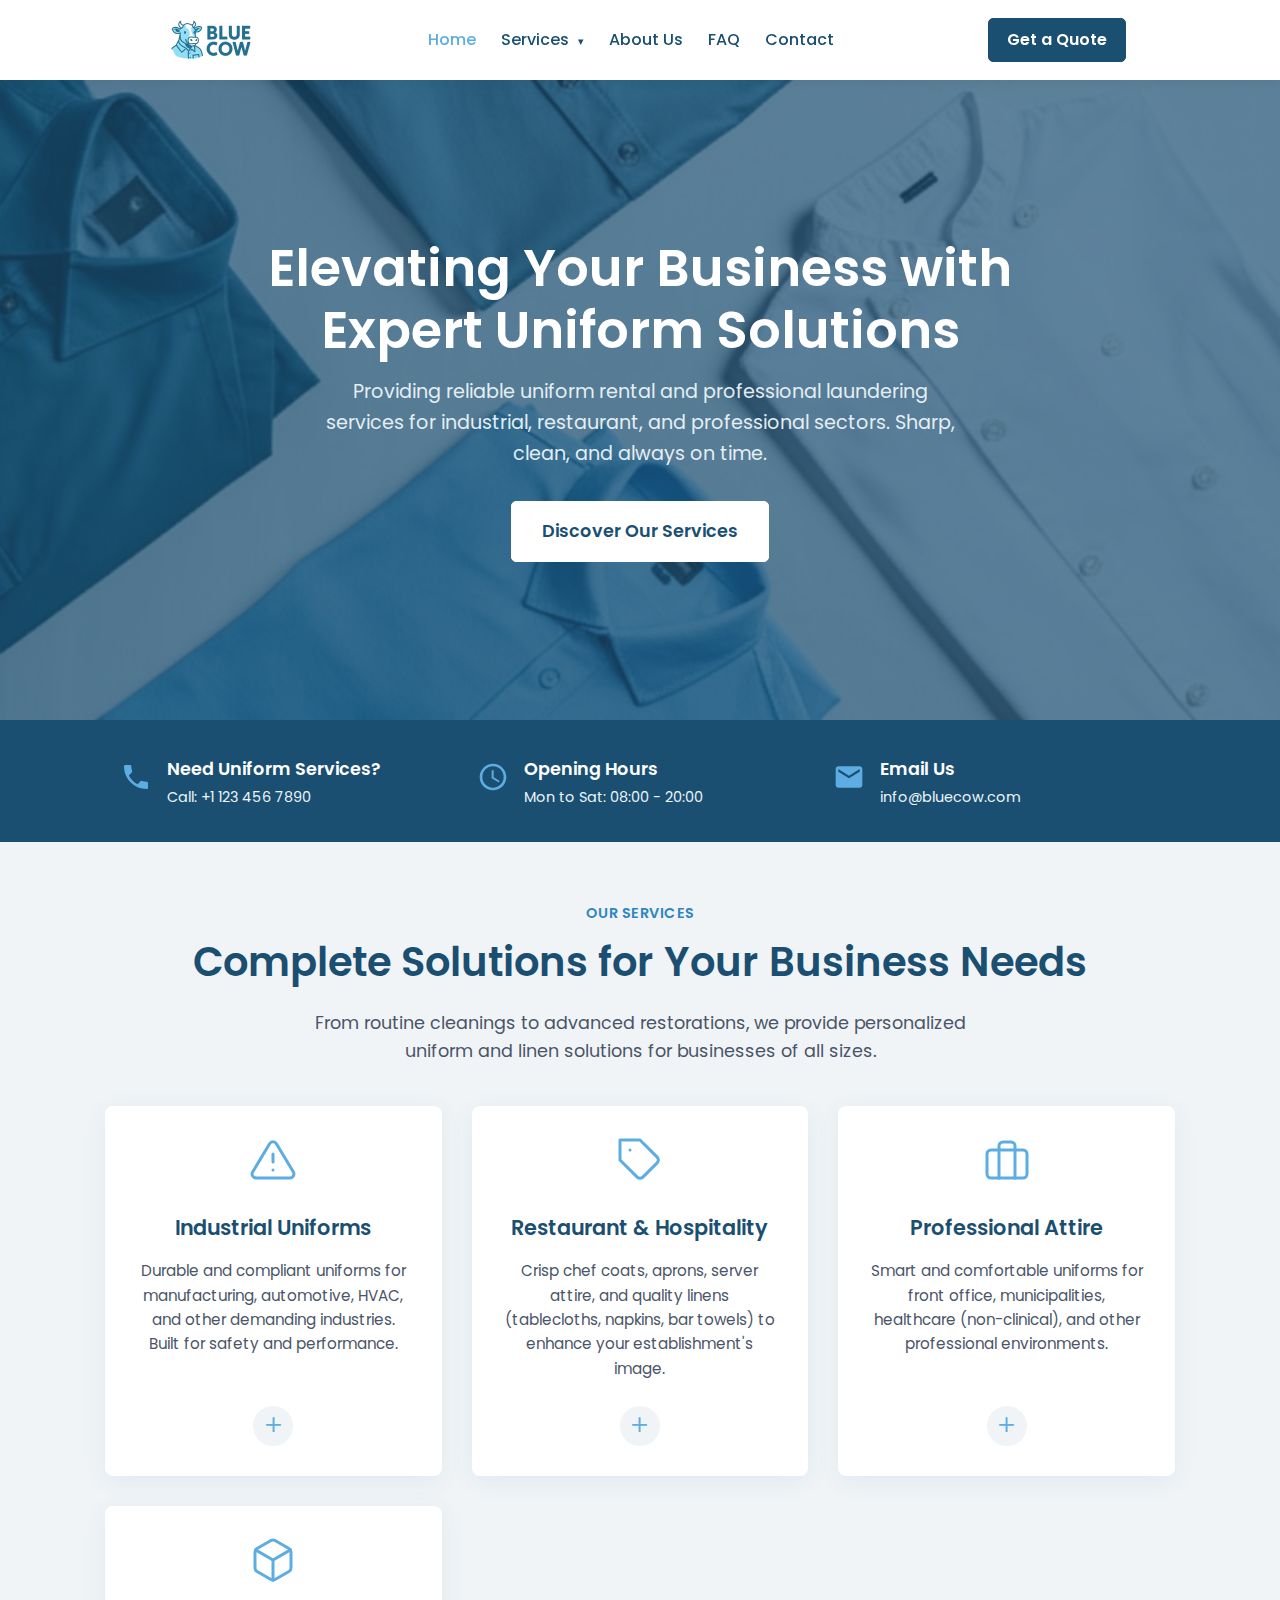
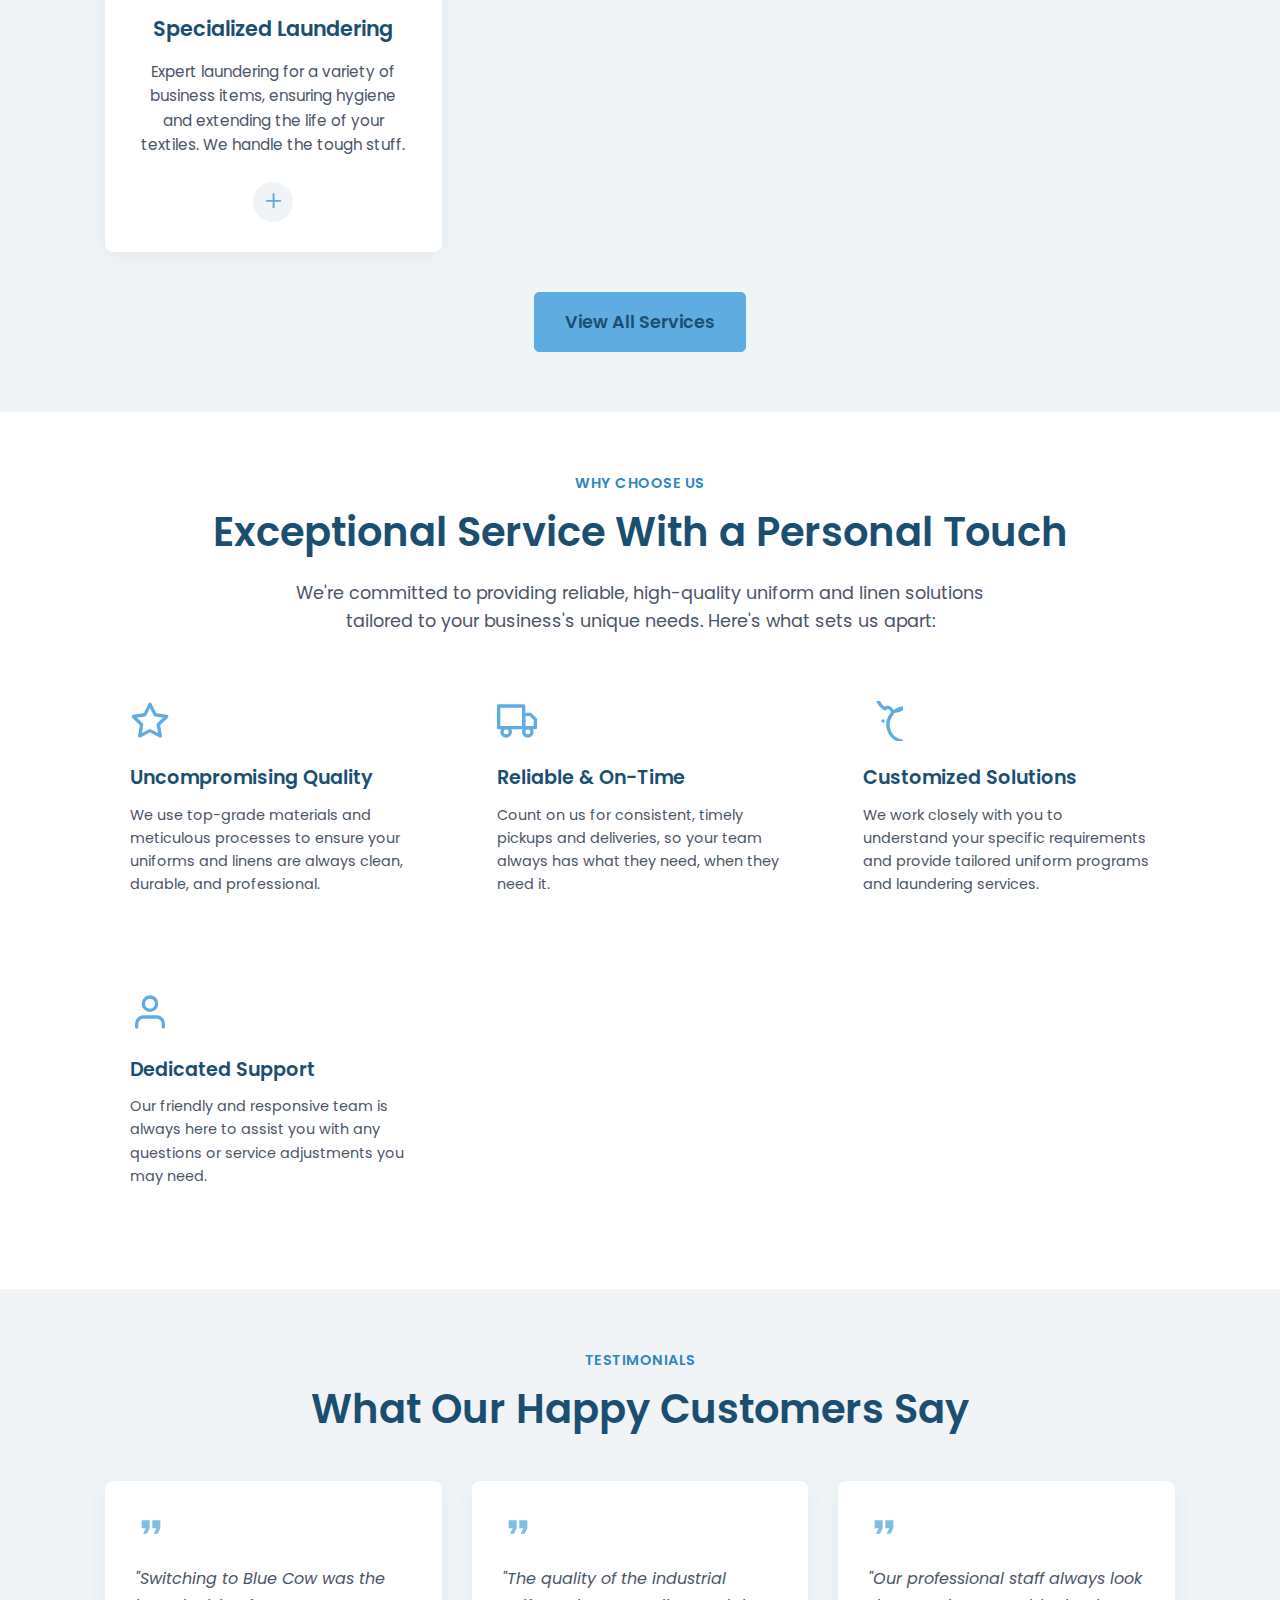
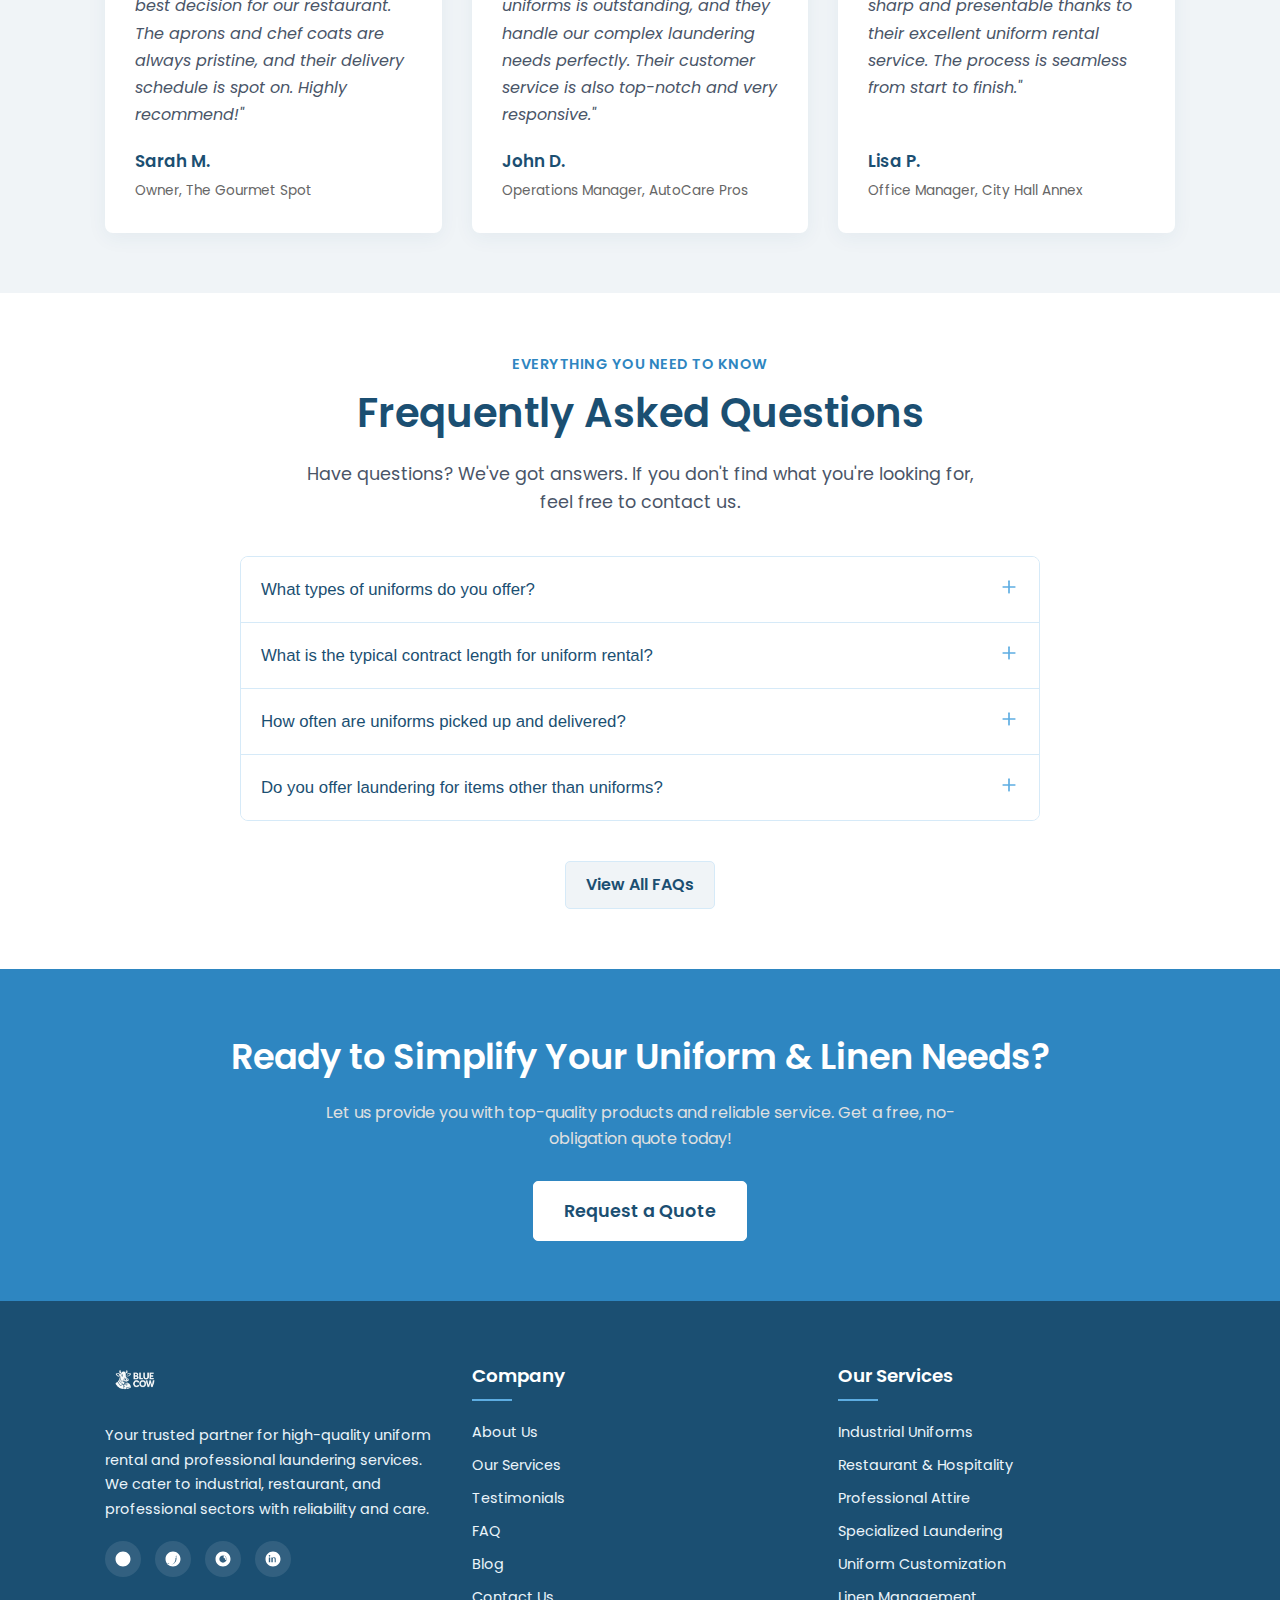
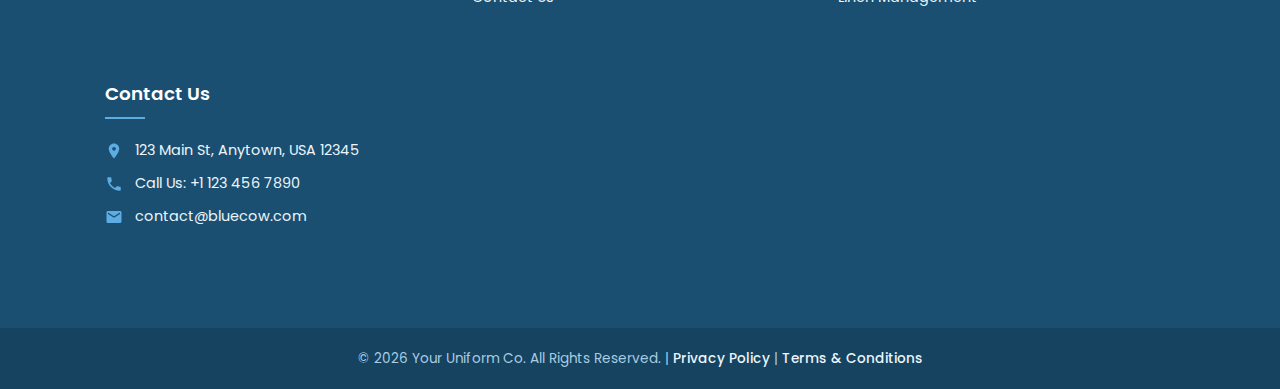
<file: index.html>
<!-- START: index.html -->

<!DOCTYPE html>
<html lang="en">
<head>
    <meta charset="UTF-8">
    <meta name="viewport" content="width=device-width, initial-scale=1.0">
    <title>Your Uniform Co. - Premium Rental & Laundry Services</title>
    <link rel="stylesheet" href="css/style.css">
    <link rel="preconnect" href="https://fonts.googleapis.com">
    <link rel="preconnect" href="https://fonts.gstatic.com" crossorigin>
    <link href="https://fonts.googleapis.com/css2?family=Poppins:wght@400;500;600;700&display=swap" rel="stylesheet">
</head>
<body>

    <header>
        <div class="container nav-container">
            <a href="index.html" class="logo">
                <img src="images/logo.png" alt="Blue Cow">
                <!-- YourUniformCo. -->
            </a>
            <nav class="main-nav">
                <ul>
                    <li><a href="index.html" class="active">Home</a></li>
                    <li class="dropdown">
                        <a href="services.html">Services <span class="arrow-down">&#9662;</span></a>
                        <ul class="dropdown-menu">
                            <li><a href="services-industrial.html">Industrial</a></li>
                            <li><a href="services-restaurants.html">Restaurants</a></li>
                            <li><a href="services-professional.html">Professional</a></li>
                            <li><a href="services-laundering.html">Laundering</a></li>
                            <li><a href="services.html#all-services">All Services</a></li>
                        </ul>
                    </li>
                    <li><a href="about.html">About Us</a></li>
                    <li><a href="faq.html">FAQ</a></li>
                    <li><a href="contact.html">Contact</a></li>
                </ul>
            </nav>
            <a href="contact.html#quote-form" class="btn btn-primary nav-btn">Get a Quote</a>
            <button class="hamburger-menu" aria-label="Open navigation menu" aria-expanded="false">
                <span></span>
                <span></span>
                <span></span>
            </button>
        </div>
    </header>

    <main>
        <section class="hero">
            <div class="hero-overlay"></div>
            <div class="container hero-content">
                <h1>Elevating Your Business with Expert Uniform Solutions</h1>
                <p>Providing reliable uniform rental and professional laundering services for industrial, restaurant, and professional sectors. Sharp, clean, and always on time.</p>
                <a href="services.html" class="btn btn-primary btn-large">Discover Our Services</a>
            </div>
        </section>

        <section class="info-bar">
            <div class="container info-bar-container">
                <div class="info-item">
                    <div class="info-icon">
                        <svg xmlns="http://www.w3.org/2000/svg" width="24" height="24" viewBox="0 0 24 24" fill="currentColor"><path d="M6.62 10.79c1.44 2.83 3.76 5.14 6.59 6.59l2.2-2.2c.27-.27.67-.36 1.02-.24 1.12.37 2.33.57 3.57.57.55 0 1 .45 1 1V20c0 .55-.45 1-1 1-9.39 0-17-7.61-17-17 0-.55.45-1 1-1h3.5c.55 0 1 .45 1 1 0 1.25.2 2.45.57 3.57.11.35.03.74-.25 1.02l-2.2 2.2z"/></svg>
                    </div>
                    <div class="info-text">
                        <h4>Need Uniform Services?</h4>
                        <p>Call: +1 123 456 7890</p>
                    </div>
                </div>
                <div class="info-item">
                    <div class="info-icon">
                        <svg xmlns="http://www.w3.org/2000/svg" width="24" height="24" viewBox="0 0 24 24" fill="currentColor"><path d="M11.99 2C6.47 2 2 6.48 2 12s4.47 10 9.99 10C17.52 22 22 17.52 22 12S17.52 2 11.99 2zM12 20c-4.42 0-8-3.58-8-8s3.58-8 8-8 8 3.58 8 8-3.58 8-8 8zm.5-13H11v6l5.25 3.15.75-1.23-4.5-2.67z"/></svg>
                    </div>
                    <div class="info-text">
                        <h4>Opening Hours</h4>
                        <p>Mon to Sat: 08:00 - 20:00</p>
                    </div>
                </div>
                <div class="info-item">
                    <div class="info-icon">
                        <svg xmlns="http://www.w3.org/2000/svg" width="24" height="24" viewBox="0 0 24 24" fill="currentColor"><path d="M20 4H4c-1.1 0-1.99.9-1.99 2L2 18c0 1.1.9 2 2 2h16c1.1 0 2-.9 2-2V6c0-1.1-.9-2-2-2zm0 4l-8 5-8-5V6l8 5 8-5v2z"/></svg>
                    </div>
                    <div class="info-text">
                        <h4>Email Us</h4>
                        <p>info@bluecow.com</p>
                    </div>
                </div>
            </div>
        </section>

        <section class="services-overview-section section-padding">
            <div class="container">
                <div class="section-header text-center">
                    <span class="subtitle">Our Services</span>
                    <h2>Complete Solutions for Your Business Needs</h2>
                    <p class="lead">From routine cleanings to advanced restorations, we provide personalized uniform and linen solutions for businesses of all sizes.</p>
                </div>
                <div class="services-grid">
                    <div class="service-card">
                        <div class="service-card-icon">
                            <svg xmlns="http://www.w3.org/2000/svg" width="48" height="48" viewBox="0 0 24 24" fill="none" stroke="currentColor" stroke-width="1.5" stroke-linecap="round" stroke-linejoin="round"><path d="M10.29 3.86L1.82 18a2 2 0 0 0 1.71 3h16.94a2 2 0 0 0 1.71-3L13.71 3.86a2 2 0 0 0-3.42 0z"></path><line x1="12" y1="9" x2="12" y2="13"></line><line x1="12" y1="17" x2="12.01" y2="17"></line></svg>
                        </div>
                        <h3 class="service-card-title">Industrial Uniforms</h3>
                        <p class="service-card-description">Durable and compliant uniforms for manufacturing, automotive, HVAC, and other demanding industries. Built for safety and performance.</p>
                        <a href="services-industrial.html" class="service-card-link"><span class="plus-icon">+</span></a>
                    </div>
                    <div class="service-card">
                        <div class="service-card-icon">
                            <svg xmlns="http://www.w3.org/2000/svg" width="48" height="48" viewBox="0 0 24 24" fill="none" stroke="currentColor" stroke-width="1.5" stroke-linecap="round" stroke-linejoin="round"><path d="M20.59 13.41l-7.17 7.17a2 2 0 0 1-2.83 0L2 12V2h10l8.59 8.59a2 2 0 0 1 0 2.82z"></path><line x1="7" y1="7" x2="7.01" y2="7"></line></svg>
                        </div>
                        <h3 class="service-card-title">Restaurant & Hospitality</h3>
                        <p class="service-card-description">Crisp chef coats, aprons, server attire, and quality linens (tablecloths, napkins, bar towels) to enhance your establishment's image.</p>
                        <a href="services-restaurants.html" class="service-card-link"><span class="plus-icon">+</span></a>
                    </div>
                    <div class="service-card">
                        <div class="service-card-icon">
                            <svg xmlns="http://www.w3.org/2000/svg" width="48" height="48" viewBox="0 0 24 24" fill="none" stroke="currentColor" stroke-width="1.5" stroke-linecap="round" stroke-linejoin="round"><rect x="2" y="7" width="20" height="14" rx="2" ry="2"></rect><path d="M16 21V5a2 2 0 0 0-2-2h-4a2 2 0 0 0-2 2v16"></path></svg>
                        </div>
                        <h3 class="service-card-title">Professional Attire</h3>
                        <p class="service-card-description">Smart and comfortable uniforms for front office, municipalities, healthcare (non-clinical), and other professional environments.</p>
                        <a href="services-professional.html" class="service-card-link"><span class="plus-icon">+</span></a>
                    </div>
                    <div class="service-card">
                        <div class="service-card-icon">
                            <svg xmlns="http://www.w3.org/2000/svg" width="48" height="48" viewBox="0 0 24 24" fill="none" stroke="currentColor" stroke-width="1.5" stroke-linecap="round" stroke-linejoin="round"><path d="M21 16V8a2 2 0 0 0-1-1.73l-7-4a2 2 0 0 0-2 0l-7 4A2 2 0 0 0 3 8v8a2 2 0 0 0 1 1.73l7 4a2 2 0 0 0 2 0l7-4A2 2 0 0 0 21 16z"></path><polyline points="3.27 6.96 12 12.01 20.73 6.96"></polyline><line x1="12" y1="22.08" x2="12" y2="12"></line></svg>
                        </div>
                        <h3 class="service-card-title">Specialized Laundering</h3>
                        <p class="service-card-description">Expert laundering for a variety of business items, ensuring hygiene and extending the life of your textiles. We handle the tough stuff.</p>
                        <a href="services-laundering.html" class="service-card-link"><span class="plus-icon">+</span></a>
                    </div>
                </div>
                <div class="text-center" style="margin-top: 40px;">
                    <a href="services.html" class="btn btn-primary btn-large">View All Services</a>
                </div>
            </div>
        </section>

        <section class="why-choose-us-section section-padding">
            <div class="container">
                <div class="section-header text-center">
                    <span class="subtitle">Why Choose Us</span>
                    <h2>Exceptional Service With a Personal Touch</h2>
                    <p class="lead">We're committed to providing reliable, high-quality uniform and linen solutions tailored to your business's unique needs. Here's what sets us apart:</p>
                </div>
                <div class="features-grid">
                    <div class="feature-item">
                        <div class="feature-icon">
                            <svg xmlns="http://www.w3.org/2000/svg" width="40" height="40" viewBox="0 0 24 24" fill="none" stroke="currentColor" stroke-width="2" stroke-linecap="round" stroke-linejoin="round"><polygon points="12 2 15.09 8.26 22 9.27 17 14.14 18.18 21.02 12 17.77 5.82 21.02 7 14.14 2 9.27 8.91 8.26 12 2"></polygon></svg>
                        </div>
                        <h3 class="feature-title">Uncompromising Quality</h3>
                        <p class="feature-description">We use top-grade materials and meticulous processes to ensure your uniforms and linens are always clean, durable, and professional.</p>
                    </div>
                    <div class="feature-item">
                        <div class="feature-icon">
                            <svg xmlns="http://www.w3.org/2000/svg" width="40" height="40" viewBox="0 0 24 24" fill="none" stroke="currentColor" stroke-width="2" stroke-linecap="round" stroke-linejoin="round"><rect x="1" y="3" width="15" height="13"></rect><polygon points="16 8 20 8 23 11 23 16 16 16 16 8"></polygon><circle cx="5.5" cy="18.5" r="2.5"></circle><circle cx="18.5" cy="18.5" r="2.5"></circle></svg>
                        </div>
                        <h3 class="feature-title">Reliable & On-Time</h3>
                        <p class="feature-description">Count on us for consistent, timely pickups and deliveries, so your team always has what they need, when they need it.</p>
                    </div>
                    <div class="feature-item">
                        <div class="feature-icon">
                             <svg xmlns="http://www.w3.org/2000/svg" width="40" height="40" viewBox="0 0 24 24" fill="none" stroke="currentColor" stroke-width="2" stroke-linecap="round" stroke-linejoin="round"><path d="M19.13 6.13a10 10 0 1 1-2.26 2.26l.26-.26a2 2 0 0 0 0-2.83l-.85-.85a2 2 0 0 0-2.83 0l-.26.26A10 10 0 1 1 19.13 6.13z"></path><line x1="12" y1="12" x2="12" y2="12"></line></svg>
                        </div>
                        <h3 class="feature-title">Customized Solutions</h3>
                        <p class="feature-description">We work closely with you to understand your specific requirements and provide tailored uniform programs and laundering services.</p>
                    </div>
                    <div class="feature-item">
                        <div class="feature-icon">
                             <svg xmlns="http://www.w3.org/2000/svg" width="40" height="40" viewBox="0 0 24 24" fill="none" stroke="currentColor" stroke-width="2" stroke-linecap="round" stroke-linejoin="round"><path d="M20 21v-2a4 4 0 0 0-4-4H8a4 4 0 0 0-4 4v2"></path><circle cx="12" cy="7" r="4"></circle></svg>
                        </div>
                        <h3 class="feature-title">Dedicated Support</h3>
                        <p class="feature-description">Our friendly and responsive team is always here to assist you with any questions or service adjustments you may need.</p>
                    </div>
                </div>
            </div>
        </section>

        <section class="testimonials-section section-padding">
            <div class="container">
                <div class="section-header text-center">
                    <span class="subtitle">Testimonials</span>
                    <h2>What Our Happy Customers Say</h2>
                </div>
                <div class="testimonials-grid">
                    <div class="testimonial-card">
                        <div class="testimonial-quote-icon">
                            <svg xmlns="http://www.w3.org/2000/svg" width="32" height="32" viewBox="0 0 24 24" fill="currentColor"><path d="M6 17h3l2-4V7H5v6h3zm8 0h3l2-4V7h-6v6h3z"/></svg>
                        </div>
                        <p class="testimonial-text">"Switching to Blue Cow  was the best decision for our restaurant. The aprons and chef coats are always pristine, and their delivery schedule is spot on. Highly recommend!"</p>
                        <div class="testimonial-author">
                            <div class="author-info">
                                <h4 class="author-name">Sarah M.</h4>
                                <span class="author-title">Owner, The Gourmet Spot</span>
                            </div>
                        </div>
                    </div>
                    <div class="testimonial-card">
                        <div class="testimonial-quote-icon">
                           <svg xmlns="http://www.w3.org/2000/svg" width="32" height="32" viewBox="0 0 24 24" fill="currentColor"><path d="M6 17h3l2-4V7H5v6h3zm8 0h3l2-4V7h-6v6h3z"/></svg>
                        </div>
                        <p class="testimonial-text">"The quality of the industrial uniforms is outstanding, and they handle our complex laundering needs perfectly. Their customer service is also top-notch and very responsive."</p>
                        <div class="testimonial-author">
                            <div class="author-info">
                                <h4 class="author-name">John D.</h4>
                                <span class="author-title">Operations Manager, AutoCare Pros</span>
                            </div>
                        </div>
                    </div>
                    <div class="testimonial-card">
                        <div class="testimonial-quote-icon">
                            <svg xmlns="http://www.w3.org/2000/svg" width="32" height="32" viewBox="0 0 24 24" fill="currentColor"><path d="M6 17h3l2-4V7H5v6h3zm8 0h3l2-4V7h-6v6h3z"/></svg>
                        </div>
                        <p class="testimonial-text">"Our professional staff always look sharp and presentable thanks to their excellent uniform rental service. The process is seamless from start to finish."</p>
                        <div class="testimonial-author">
                            <div class="author-info">
                                <h4 class="author-name">Lisa P.</h4>
                                <span class="author-title">Office Manager, City Hall Annex</span>
                            </div>
                        </div>
                    </div>
                </div>
            </div>
        </section>

        <section class="faq-section section-padding">
            <div class="container">
                <div class="section-header text-center">
                    <span class="subtitle">Everything You Need To Know</span>
                    <h2>Frequently Asked Questions</h2>
                    <p class="lead">Have questions? We've got answers. If you don't find what you're looking for, feel free to contact us.</p>
                </div>
                <div class="faq-accordion">
                    <div class="faq-item">
                        <button class="faq-question" aria-expanded="false" aria-controls="faq-answer-1">
                            <span>What types of uniforms do you offer?</span>
                            <span class="faq-icon">
                                <svg class="icon-plus" xmlns="http://www.w3.org/2000/svg" width="20" height="20" viewBox="0 0 24 24" fill="none" stroke="currentColor" stroke-width="2" stroke-linecap="round" stroke-linejoin="round"><line x1="12" y1="5" x2="12" y2="19"></line><line x1="5" y1="12" x2="19" y2="12"></line></svg>
                                <svg class="icon-minus" xmlns="http://www.w3.org/2000/svg" width="20" height="20" viewBox="0 0 24 24" fill="none" stroke="currentColor" stroke-width="2" stroke-linecap="round" stroke-linejoin="round"><line x1="5" y1="12" x2="19" y2="12"></line></svg>
                            </span>
                        </button>
                        <div class="faq-answer" id="faq-answer-1">
                            <p>We offer a wide range of uniforms suitable for various industries, including industrial workwear (shirts, pants, coveralls), restaurant and hospitality attire (chef coats, aprons, server uniforms), and professional wear (corporate shirts, polos). We also provide specialized items like lab coats and medical scrubs (non-clinical).</p>
                        </div>
                    </div>
                    <div class="faq-item">
                        <button class="faq-question" aria-expanded="false" aria-controls="faq-answer-2">
                            <span>What is the typical contract length for uniform rental?</span>
                            <span class="faq-icon">
                                <svg class="icon-plus" xmlns="http://www.w3.org/2000/svg" width="20" height="20" viewBox="0 0 24 24" fill="none" stroke="currentColor" stroke-width="2" stroke-linecap="round" stroke-linejoin="round"><line x1="12" y1="5" x2="12" y2="19"></line><line x1="5" y1="12" x2="19" y2="12"></line></svg>
                                <svg class="icon-minus" xmlns="http://www.w3.org/2000/svg" width="20" height="20" viewBox="0 0 24 24" fill="none" stroke="currentColor" stroke-width="2" stroke-linecap="round" stroke-linejoin="round"><line x1="5" y1="12" x2="19" y2="12"></line></svg>
                            </span>
                        </button>
                        <div class="faq-answer" id="faq-answer-2">
                            <p>Our contract lengths are flexible and can be tailored to your business needs. Common agreements range from 1 to 3 years, but we're happy to discuss options that work best for you. We aim for partnerships that provide long-term value.</p>
                        </div>
                    </div>
                    <div class="faq-item">
                        <button class="faq-question" aria-expanded="false" aria-controls="faq-answer-3">
                            <span>How often are uniforms picked up and delivered?</span>
                            <span class="faq-icon">
                                <svg class="icon-plus" xmlns="http://www.w3.org/2000/svg" width="20" height="20" viewBox="0 0 24 24" fill="none" stroke="currentColor" stroke-width="2" stroke-linecap="round" stroke-linejoin="round"><line x1="12" y1="5" x2="12" y2="19"></line><line x1="5" y1="12" x2="19" y2="12"></line></svg>
                                <svg class="icon-minus" xmlns="http://www.w3.org/2000/svg" width="20" height="20" viewBox="0 0 24 24" fill="none" stroke="currentColor" stroke-width="2" stroke-linecap="round" stroke-linejoin="round"><line x1="5" y1="12" x2="19" y2="12"></line></svg>
                            </span>
                        </button>
                        <div class="faq-answer" id="faq-answer-3">
                            <p>We establish a regular pickup and delivery schedule based on your usage and requirements, typically weekly. We work with you to ensure a convenient and non-disruptive service, so your team always has fresh, clean uniforms available.</p>
                        </div>
                    </div>
                     <div class="faq-item">
                        <button class="faq-question" aria-expanded="false" aria-controls="faq-answer-4">
                            <span>Do you offer laundering for items other than uniforms?</span>
                            <span class="faq-icon">
                                <svg class="icon-plus" xmlns="http://www.w3.org/2000/svg" width="20" height="20" viewBox="0 0 24 24" fill="none" stroke="currentColor" stroke-width="2" stroke-linecap="round" stroke-linejoin="round"><line x1="12" y1="5" x2="12" y2="19"></line><line x1="5" y1="12" x2="19" y2="12"></line></svg>
                                <svg class="icon-minus" xmlns="http://www.w3.org/2000/svg" width="20" height="20" viewBox="0 0 24 24" fill="none" stroke="currentColor" stroke-width="2" stroke-linecap="round" stroke-linejoin="round"><line x1="5" y1="12" x2="19" y2="12"></line></svg>
                            </span>
                        </button>
                        <div class="faq-answer" id="faq-answer-4">
                            <p>Yes! Beyond uniforms, we provide professional laundering services for a variety of business textiles, including bar towels, aprons, tablecloths, napkins, and other specialty linens common in the restaurant and hospitality industries.</p>
                        </div>
                    </div>
                </div>
                <div class="text-center" style="margin-top: 40px;">
                    <a href="faq.html" class="btn btn-secondary">View All FAQs</a>
                </div>
            </div>
        </section>

        <section class="cta-section section-padding">
            <div class="container text-center">
                <h2>Ready to Simplify Your Uniform & Linen Needs?</h2>
                <p class="lead" style="color: #e0e0e0; margin-bottom: 30px;">Let us provide you with top-quality products and reliable service. Get a free, no-obligation quote today!</p>
                <a href="contact.html#quote-form" class="btn btn-light btn-large">Request a Quote</a>
            </div>
        </section>
    </main>

    <footer class="site-footer">
        <div class="footer-top section-padding">
            <div class="container">
                <div class="footer-grid">
                    <div class="footer-widget footer-about">
                        <a href="index.html" class="footer-logo">
                            <img src="images/logo-white.png" alt="Blue Cow"> <!-- Or src="images/logo.png" if that one looks better on the dark footer -->
                            <!-- YourUniformCo. -->
                        </a>
                        <p>Your trusted partner for high-quality uniform rental and professional laundering services. We cater to industrial, restaurant, and professional sectors with reliability and care.</p>
                        <div class="social-icons">
                            <a href="#" aria-label="Facebook"><svg viewBox="0 0 24 24"><path d="M12 2.04c-5.5 0-10 4.49-10 10s4.5 10 10 10c5.51 0 10-4.49 10-10s-4.49-10-10-10zm3.6 7.95h-2.19v-1.6c0-.54.25-.88.79-.88h1.29v-2.1H13.4c-2.07 0-3.09 1.24-3.09 2.83v1.75H8.79v2.23h1.51v6.02h2.5v-6.02h1.9c.16 0 .31-.02.45-.05l.4 0v-2.18z"/></svg></a>
                            <a href="#" aria-label="Twitter"><svg viewBox="0 0 24 24"><path d="M12 2.04c-5.5 0-10 4.49-10 10s4.5 10 10 10c5.51 0 10-4.49 10-10s-4.49-10-10-10zm4.67 8.81c.01.12.01.24.01.37 0 3.75-2.86 8.08-8.08 8.08-1.6 0-3.09-.47-4.35-1.28.22.03.45.04.67.04 1.33 0 2.55-.45 3.52-1.21-.62-.01-1.24-.21-1.76-.57-.21.04-.43.06-.65.06-.26 0-.51-.03-.75-.1.2.96.95 1.88 1.91 2.08-.71.56-1.61.89-2.58.89-.2 0-.4-.01-.6-.04.92.6 2.02.94 3.19.94 3.83 0 7.07-2.68 7.92-6.3.31-1.26.3-2.3.18-3.17.81-.58 1.51-1.3 2.06-2.13-.74.33-1.54.55-2.38.65.86-.51 1.51-1.32 1.82-2.29z"/></svg></a>
                            <a href="#" aria-label="Instagram"><svg viewBox="0 0 24 24"><path d="M12 2.04c-5.5 0-10 4.49-10 10s4.5 10 10 10c5.51 0 10-4.49 10-10s-4.49-10-10-10zm0 14.87c-2.68 0-4.87-2.18-4.87-4.87s2.18-4.87 4.87-4.87 4.87 2.18 4.87 4.87-2.19 4.87-4.87 4.87zm5.44-4.97c0 .76-.62 1.38-1.38 1.38s-1.38-.62-1.38-1.38.62-1.38 1.38-1.38 1.38.62 1.38 1.38zm-2.18-4.03c.3 0 .55.24.55.55v1.84c0 .3-.24.55-.55.55h-1.84c-.3 0-.55-.24-.55-.55V8.45c0-.3.24-.55.55-.55h1.84z"/></svg></a>
                            <a href="#" aria-label="LinkedIn"><svg viewBox="0 0 24 24"><path d="M12 2.04c-5.5 0-10 4.49-10 10s4.5 10 10 10c5.51 0 10-4.49 10-10s-4.49-10-10-10zM8.29 16.33H6.41V9.85h1.88v6.48zm-.94-7.43c-.62 0-1.11-.49-1.11-1.11s.49-1.11 1.11-1.11c.61 0 1.11.49 1.11 1.11s-.5 1.11-1.11 1.11zm8.77 7.43h-1.88v-3.56c0-.85-.02-1.94-1.18-1.94-1.18 0-1.37.93-1.37 1.88v3.63h-1.88V9.85h1.8v.82h.03c.25-.47.86-.97 1.78-.97 1.9 0 2.25 1.25 2.25 2.88v4.75z"/></svg></a>
                        </div>
                    </div>
                    <div class="footer-widget">
                        <h4 class="widget-title">Company</h4>
                        <ul>
                            <li><a href="about.html">About Us</a></li>
                            <li><a href="services.html">Our Services</a></li>
                            <li><a href="index.html#testimonials-section">Testimonials</a></li>
                            <li><a href="faq.html">FAQ</a></li>
                            <li><a href="blog.html">Blog</a></li>
                            <li><a href="contact.html">Contact Us</a></li>
                        </ul>
                    </div>
                    <div class="footer-widget">
                        <h4 class="widget-title">Our Services</h4>
                        <ul>
                            <li><a href="services-industrial.html">Industrial Uniforms</a></li>
                            <li><a href="services-restaurants.html">Restaurant & Hospitality</a></li>
                            <li><a href="services-professional.html">Professional Attire</a></li>
                            <li><a href="services-laundering.html">Specialized Laundering</a></li>
                            <li><a href="#">Uniform Customization</a></li>
                            <li><a href="#">Linen Management</a></li>
                        </ul>
                    </div>
                    <div class="footer-widget">
                        <h4 class="widget-title">Contact Us</h4>
                        <ul class="contact-info">
                            <li>
                                <svg viewBox="0 0 24 24"><path d="M12 2C8.13 2 5 5.13 5 9c0 5.25 7 13 7 13s7-7.75 7-13c0-3.87-3.13-7-7-7zm0 9.5c-1.38 0-2.5-1.12-2.5-2.5s1.12-2.5 2.5-2.5 2.5 1.12 2.5 2.5-1.12 2.5-2.5 2.5z"/></svg>
                                <span>123 Main St, Anytown, USA 12345</span>
                            </li>
                            <li>
                                <svg viewBox="0 0 24 24"><path d="M6.62 10.79c1.44 2.83 3.76 5.14 6.59 6.59l2.2-2.2c.27-.27.67-.36 1.02-.24 1.12.37 2.33.57 3.57.57.55 0 1 .45 1 1V20c0 .55-.45 1-1 1-9.39 0-17-7.61-17-17 0-.55.45-1 1-1h3.5c.55 0 1 .45 1 1 0 1.25.2 2.45.57 3.57.11.35.03.74-.25 1.02l-2.2 2.2z"/></svg>
                                <span>Call Us: +1 123 456 7890</span>
                            </li>
                            <li>
                                <svg viewBox="0 0 24 24"><path d="M20 4H4c-1.1 0-1.99.9-1.99 2L2 18c0 1.1.9 2 2 2h16c1.1 0 2-.9 2-2V6c0-1.1-.9-2-2-2zm0 4l-8 5-8-5V6l8 5 8-5v2z"/></svg>
                                <a href="mailto:contact@youruniformco.com">contact@bluecow.com</a>
                            </li>
                        </ul>
                    </div>
                </div>
            </div>
        </div>
        <div class="footer-bottom">
            <div class="container">
                <p>&copy; <span id="currentYear"></span> Your Uniform Co. All Rights Reserved. | <a href="privacy.html">Privacy Policy</a> | <a href="terms.html">Terms & Conditions</a></p>
            </div>
        </div>
    </footer>

    <script src="js/main.js"></script>
</body>
</html>

<!-- END: index.html -->
</file>
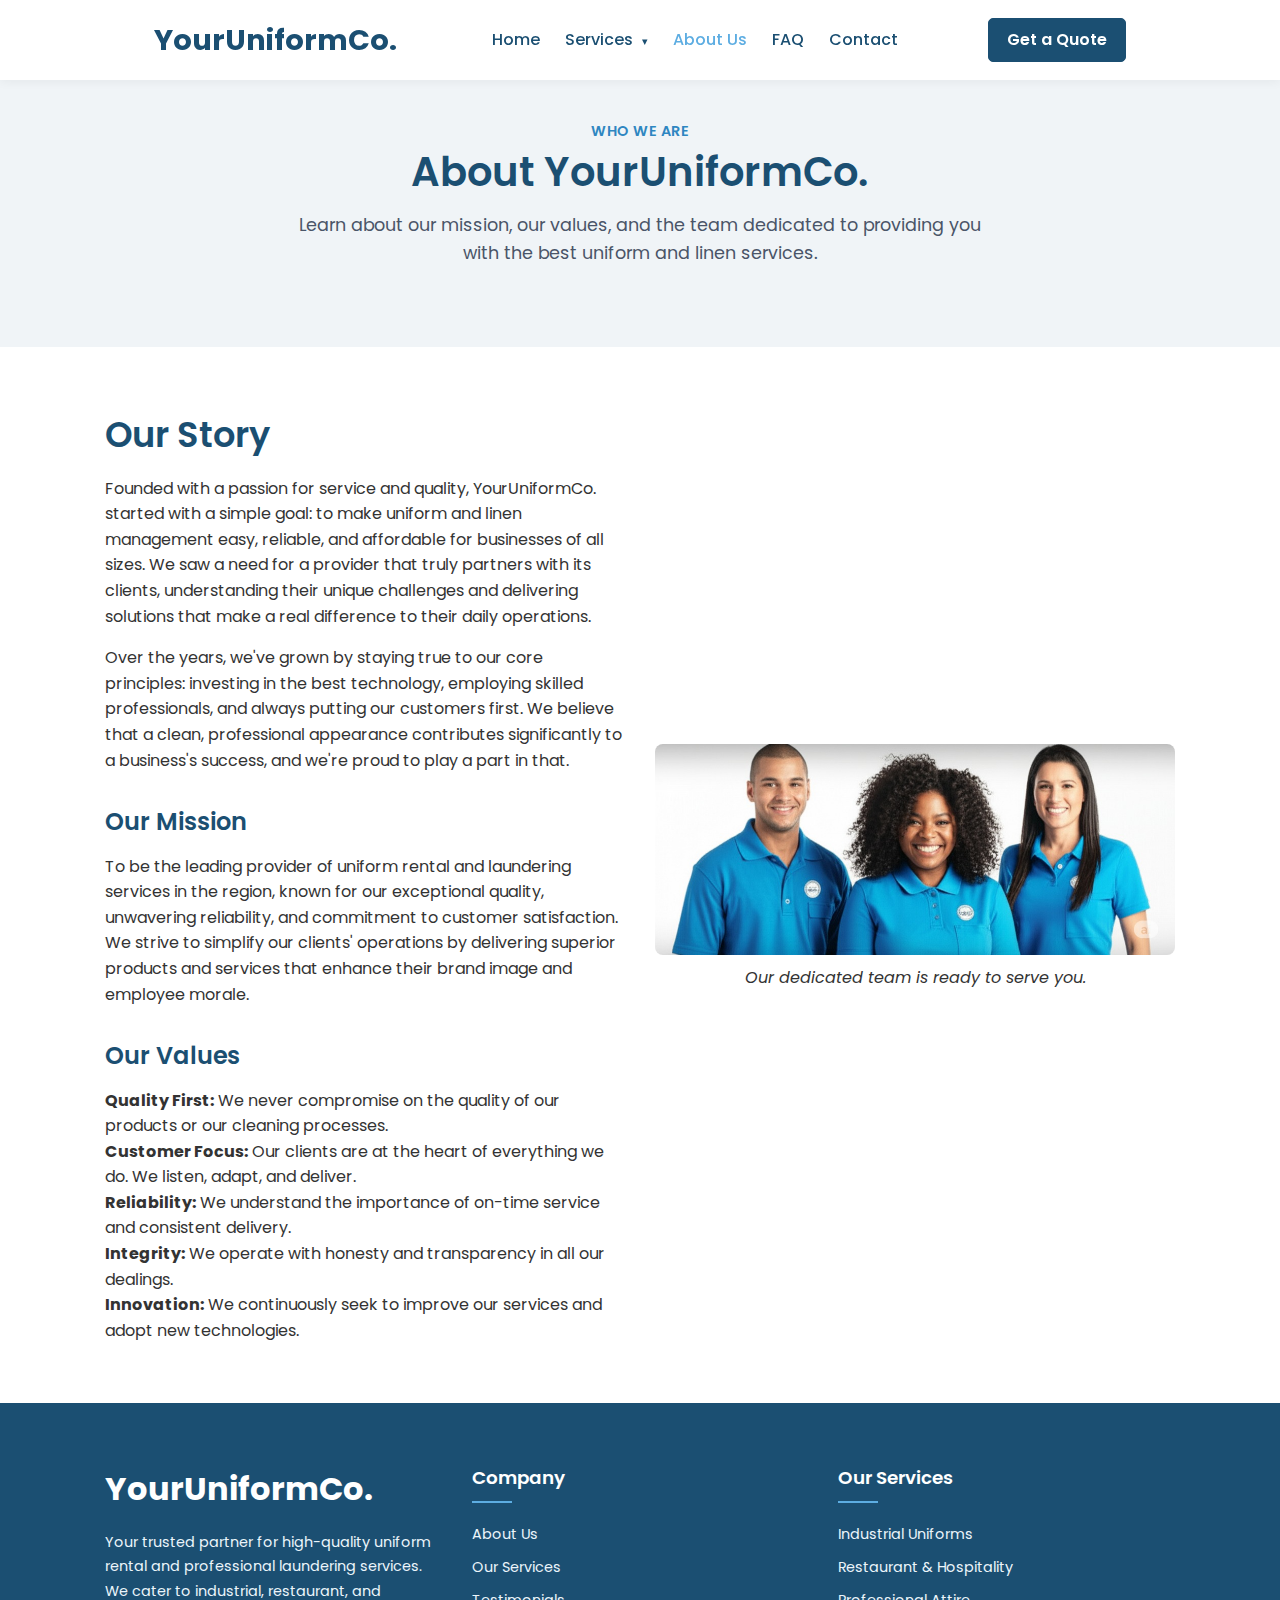
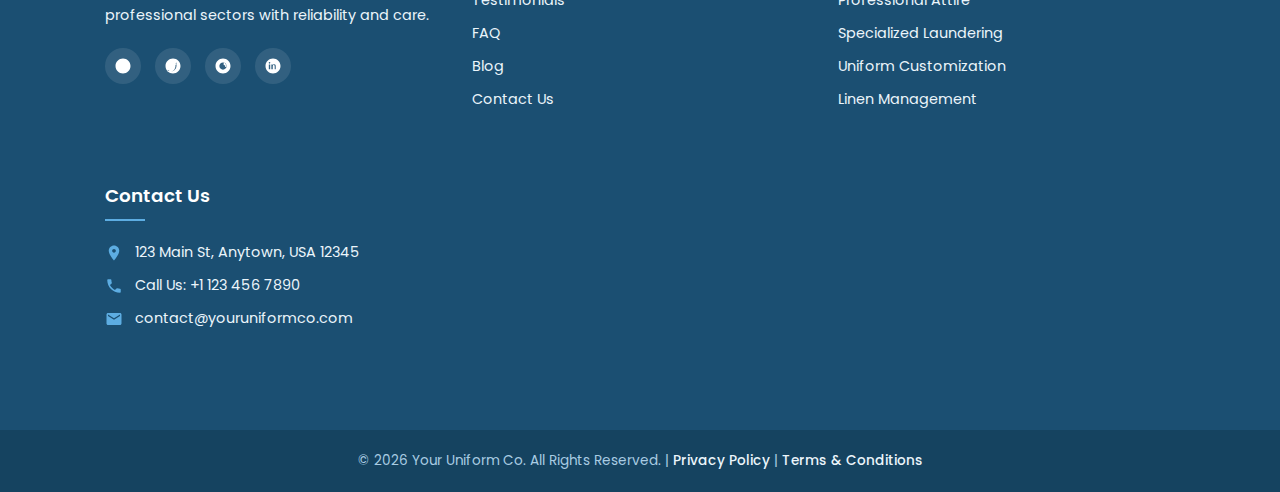
<file: about.html>
<!-- START: about.html -->

<!DOCTYPE html>
<html lang="en">
<head>
    <meta charset="UTF-8">
    <meta name="viewport" content="width=device-width, initial-scale=1.0">
    <title>About Us - Your Uniform Co.</title>
    <link rel="stylesheet" href="css/style.css">
    <link rel="preconnect" href="https://fonts.googleapis.com">
    <link rel="preconnect" href="https://fonts.gstatic.com" crossorigin>
    <link href="https://fonts.googleapis.com/css2?family=Poppins:wght@400;500;600;700&display=swap" rel="stylesheet">
</head>
<body class="">

    <header>
        <div class="container nav-container">
            <a href="index.html" class="logo">
                <!-- <img src="images/logo.png" alt="Your Uniform Co. Logo"> -->
                YourUniformCo.
            </a>
            <nav class="main-nav">
                <ul>
                    <li><a href="index.html" class="">Home</a></li>
                    <li class="dropdown">
                        <a href="services.html" class="">Services <span class="arrow-down">&#9662;</span></a>
                        <ul class="dropdown-menu">
                            <li><a href="services-industrial.html">Industrial</a></li>
                            <li><a href="services-restaurants.html">Restaurants</a></li>
                            <li><a href="services-professional.html">Professional</a></li>
                            <li><a href="services-laundering.html">Laundering</a></li>
                            <li><a href="services.html#all-services">All Services</a></li>
                        </ul>
                    </li>
                    <li><a href="about.html" class="active">About Us</a></li>
                    <li><a href="faq.html" class="">FAQ</a></li>
                    <li><a href="contact.html" class="">Contact</a></li>
                </ul>
            </nav>
            <a href="contact.html#quote-form" class="btn btn-primary nav-btn">Get a Quote</a>
            <button class="hamburger-menu" aria-label="Open navigation menu" aria-expanded="false">
                <span></span>
                <span></span>
                <span></span>
            </button>
        </div>
    </header>

    <main>
        
        <section class="page-header-padding section-padding" style="background-color: var(--grey-color);">
            <div class="container">
                <div class="section-header text-center">
                    <span class="subtitle">Who We Are</span>
                    <h1>About YourUniformCo.</h1>
                    <p class="lead">Learn about our mission, our values, and the team dedicated to providing you with the best uniform and linen services.</p>
                </div>
            </div>
        </section>

        <section class="section-padding">
            <div class="container">
                <div class="row" style="display: flex; flex-wrap: wrap; align-items: center; gap: 30px;">
                    <div class="col-md-6" style="flex: 1; min-width: 300px;">
                        <h2>Our Story</h2>
                        <p>Founded with a passion for service and quality, YourUniformCo. started with a simple goal: to make uniform and linen management easy, reliable, and affordable for businesses of all sizes. We saw a need for a provider that truly partners with its clients, understanding their unique challenges and delivering solutions that make a real difference to their daily operations.</p>
                        <p>Over the years, we've grown by staying true to our core principles: investing in the best technology, employing skilled professionals, and always putting our customers first. We believe that a clean, professional appearance contributes significantly to a business's success, and we're proud to play a part in that.</p>
                        
                        <h3 style="margin-top: 30px;">Our Mission</h3>
                        <p>To be the leading provider of uniform rental and laundering services in the region, known for our exceptional quality, unwavering reliability, and commitment to customer satisfaction. We strive to simplify our clients' operations by delivering superior products and services that enhance their brand image and employee morale.</p>

                        <h3 style="margin-top: 30px;">Our Values</h3>
                        <ul>
                            <li><strong>Quality First:</strong> We never compromise on the quality of our products or our cleaning processes.</li>
                            <li><strong>Customer Focus:</strong> Our clients are at the heart of everything we do. We listen, adapt, and deliver.</li>
                            <li><strong>Reliability:</strong> We understand the importance of on-time service and consistent delivery.</li>
                            <li><strong>Integrity:</strong> We operate with honesty and transparency in all our dealings.</li>
                            <li><strong>Innovation:</strong> We continuously seek to improve our services and adopt new technologies.</li>
                        </ul>
                    </div>
                    <div class="col-md-6 text-center" style="flex: 1; min-width: 300px;">
                        <img src="images/about-us-team.jpg" alt="Our dedicated team at YourUniformCo" style="border-radius: 8px; max-width: 100%; height: auto;">
                        <p style="margin-top:10px; font-style:italic;">Our dedicated team is ready to serve you.</p>
                    </div>
                </div>
            </div>
        </section>

    </main>

    <footer class="site-footer">
        <div class="footer-top section-padding">
            <div class="container">
                <div class="footer-grid">
                    <div class="footer-widget footer-about">
                        <a href="index.html" class="footer-logo">
                            YourUniformCo.
                        </a>
                        <p>Your trusted partner for high-quality uniform rental and professional laundering services. We cater to industrial, restaurant, and professional sectors with reliability and care.</p>
                        <div class="social-icons">
                            <a href="#" aria-label="Facebook"><svg viewBox="0 0 24 24"><path d="M12 2.04c-5.5 0-10 4.49-10 10s4.5 10 10 10c5.51 0 10-4.49 10-10s-4.49-10-10-10zm3.6 7.95h-2.19v-1.6c0-.54.25-.88.79-.88h1.29v-2.1H13.4c-2.07 0-3.09 1.24-3.09 2.83v1.75H8.79v2.23h1.51v6.02h2.5v-6.02h1.9c.16 0 .31-.02.45-.05l.4 0v-2.18z"/></svg></a>
                            <a href="#" aria-label="Twitter"><svg viewBox="0 0 24 24"><path d="M12 2.04c-5.5 0-10 4.49-10 10s4.5 10 10 10c5.51 0 10-4.49 10-10s-4.49-10-10-10zm4.67 8.81c.01.12.01.24.01.37 0 3.75-2.86 8.08-8.08 8.08-1.6 0-3.09-.47-4.35-1.28.22.03.45.04.67.04 1.33 0 2.55-.45 3.52-1.21-.62-.01-1.24-.21-1.76-.57-.21.04-.43.06-.65.06-.26 0-.51-.03-.75-.1.2.96.95 1.88 1.91 2.08-.71.56-1.61.89-2.58.89-.2 0-.4-.01-.6-.04.92.6 2.02.94 3.19.94 3.83 0 7.07-2.68 7.92-6.3.31-1.26.3-2.3.18-3.17.81-.58 1.51-1.3 2.06-2.13-.74.33-1.54.55-2.38.65.86-.51 1.51-1.32 1.82-2.29z"/></svg></a>
                            <a href="#" aria-label="Instagram"><svg viewBox="0 0 24 24"><path d="M12 2.04c-5.5 0-10 4.49-10 10s4.5 10 10 10c5.51 0 10-4.49 10-10s-4.49-10-10-10zm0 14.87c-2.68 0-4.87-2.18-4.87-4.87s2.18-4.87 4.87-4.87 4.87 2.18 4.87 4.87-2.19 4.87-4.87 4.87zm5.44-4.97c0 .76-.62 1.38-1.38 1.38s-1.38-.62-1.38-1.38.62-1.38 1.38-1.38 1.38.62 1.38 1.38zm-2.18-4.03c.3 0 .55.24.55.55v1.84c0 .3-.24.55-.55.55h-1.84c-.3 0-.55-.24-.55-.55V8.45c0-.3.24-.55.55-.55h1.84z"/></svg></a>
                            <a href="#" aria-label="LinkedIn"><svg viewBox="0 0 24 24"><path d="M12 2.04c-5.5 0-10 4.49-10 10s4.5 10 10 10c5.51 0 10-4.49 10-10s-4.49-10-10-10zM8.29 16.33H6.41V9.85h1.88v6.48zm-.94-7.43c-.62 0-1.11-.49-1.11-1.11s.49-1.11 1.11-1.11c.61 0 1.11.49 1.11 1.11s-.5 1.11-1.11 1.11zm8.77 7.43h-1.88v-3.56c0-.85-.02-1.94-1.18-1.94-1.18 0-1.37.93-1.37 1.88v3.63h-1.88V9.85h1.8v.82h.03c.25-.47.86-.97 1.78-.97 1.9 0 2.25 1.25 2.25 2.88v4.75z"/></svg></a>
                        </div>
                    </div>
                    <div class="footer-widget">
                        <h4 class="widget-title">Company</h4>
                        <ul>
                            <li><a href="about.html">About Us</a></li>
                            <li><a href="services.html">Our Services</a></li>
                            <li><a href="index.html#testimonials-section">Testimonials</a></li>
                            <li><a href="faq.html">FAQ</a></li>
                            <li><a href="blog.html">Blog</a></li>
                            <li><a href="contact.html">Contact Us</a></li>
                        </ul>
                    </div>
                    <div class="footer-widget">
                        <h4 class="widget-title">Our Services</h4>
                        <ul>
                            <li><a href="services-industrial.html">Industrial Uniforms</a></li>
                            <li><a href="services-restaurants.html">Restaurant & Hospitality</a></li>
                            <li><a href="services-professional.html">Professional Attire</a></li>
                            <li><a href="services-laundering.html">Specialized Laundering</a></li>
                            <li><a href="#">Uniform Customization</a></li>
                            <li><a href="#">Linen Management</a></li>
                        </ul>
                    </div>
                    <div class="footer-widget">
                        <h4 class="widget-title">Contact Us</h4>
                        <ul class="contact-info">
                            <li>
                                <svg viewBox="0 0 24 24"><path d="M12 2C8.13 2 5 5.13 5 9c0 5.25 7 13 7 13s7-7.75 7-13c0-3.87-3.13-7-7-7zm0 9.5c-1.38 0-2.5-1.12-2.5-2.5s1.12-2.5 2.5-2.5 2.5 1.12 2.5 2.5-1.12 2.5-2.5 2.5z"/></svg>
                                <span>123 Main St, Anytown, USA 12345</span>
                            </li>
                            <li>
                                <svg viewBox="0 0 24 24"><path d="M6.62 10.79c1.44 2.83 3.76 5.14 6.59 6.59l2.2-2.2c.27-.27.67-.36 1.02-.24 1.12.37 2.33.57 3.57.57.55 0 1 .45 1 1V20c0 .55-.45 1-1 1-9.39 0-17-7.61-17-17 0-.55.45-1 1-1h3.5c.55 0 1 .45 1 1 0 1.25.2 2.45.57 3.57.11.35.03.74-.25 1.02l-2.2 2.2z"/></svg>
                                <span>Call Us: +1 123 456 7890</span>
                            </li>
                            <li>
                                <svg viewBox="0 0 24 24"><path d="M20 4H4c-1.1 0-1.99.9-1.99 2L2 18c0 1.1.9 2 2 2h16c1.1 0 2-.9 2-2V6c0-1.1-.9-2-2-2zm0 4l-8 5-8-5V6l8 5 8-5v2z"/></svg>
                                <a href="mailto:contact@youruniformco.com">contact@youruniformco.com</a>
                            </li>
                        </ul>
                    </div>
                </div>
            </div>
        </div>
        <div class="footer-bottom">
            <div class="container">
                <p>&copy; <span id="currentYear"></span> Your Uniform Co. All Rights Reserved. | <a href="privacy.html">Privacy Policy</a> | <a href="terms.html">Terms & Conditions</a></p>
            </div>
        </div>
    </footer>

    <script src="js/main.js"></script>
</body>
</html>

<!-- END: about.html -->
</file>
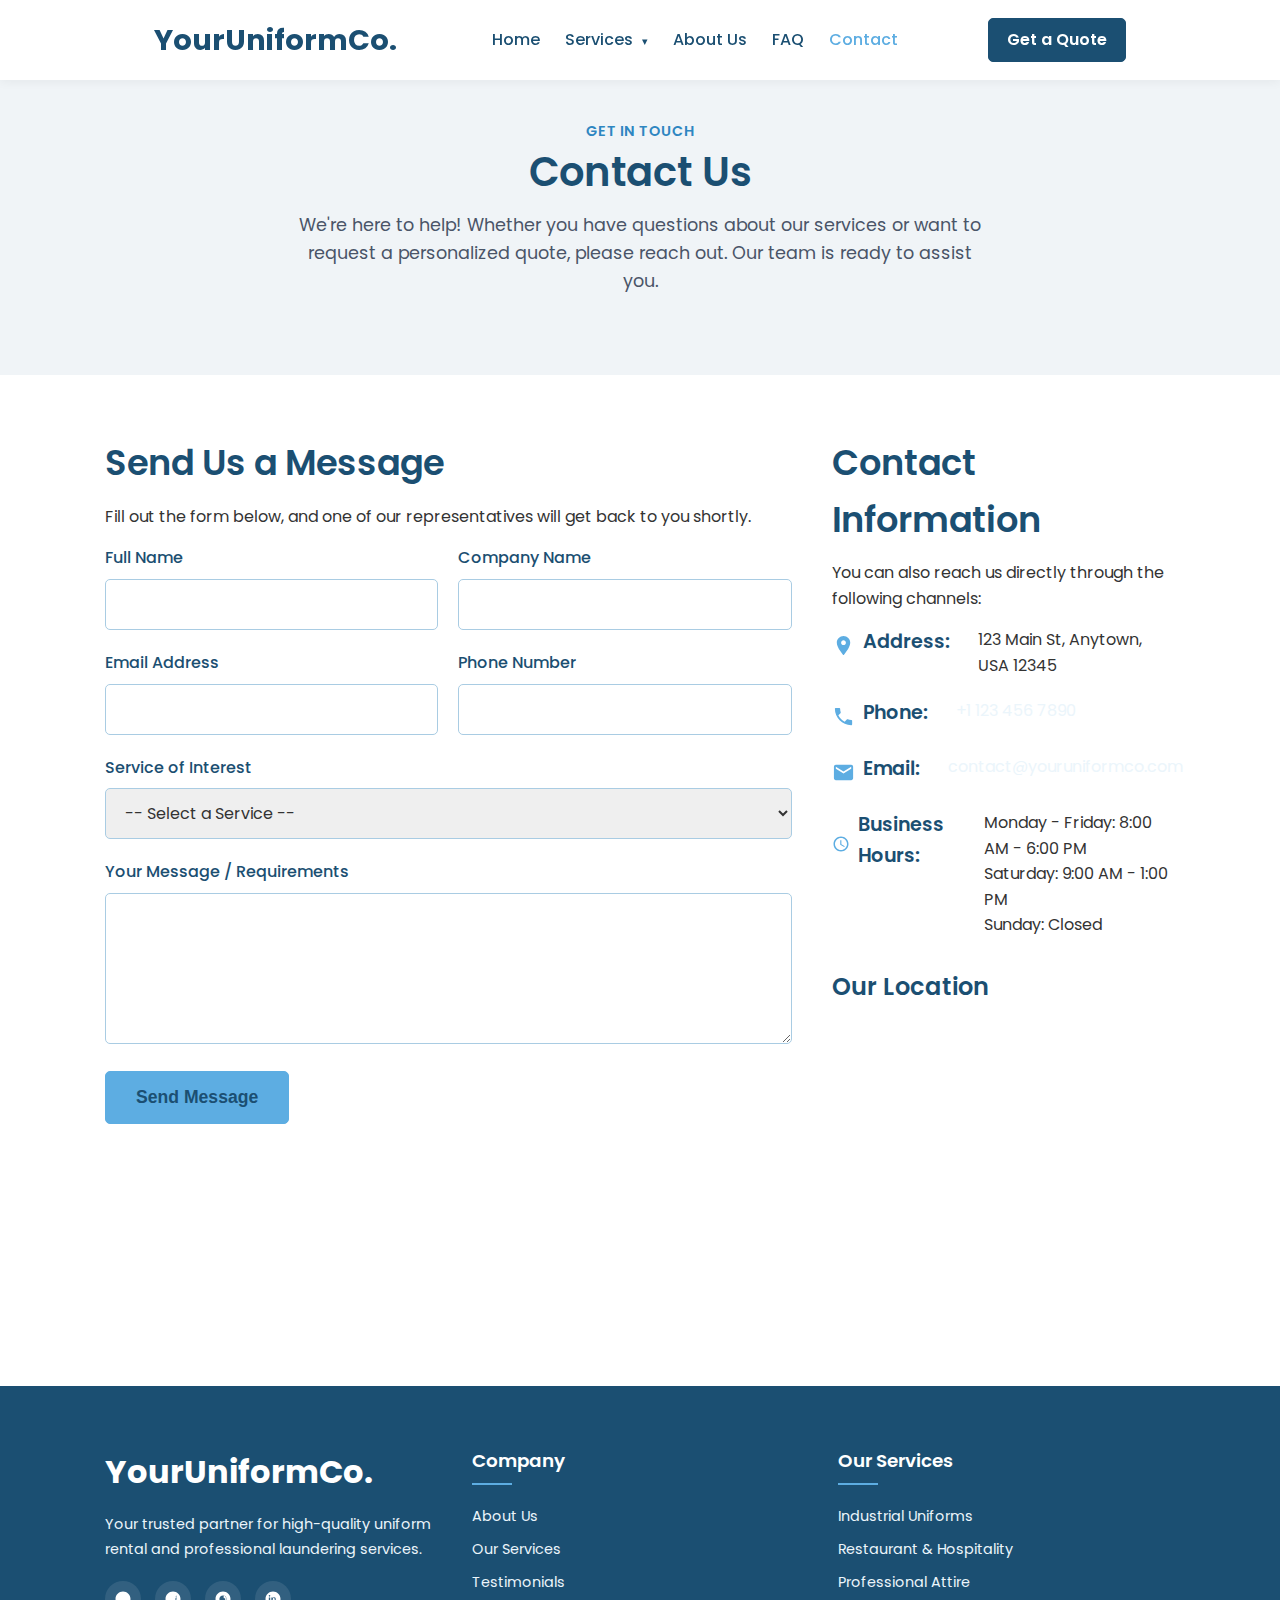
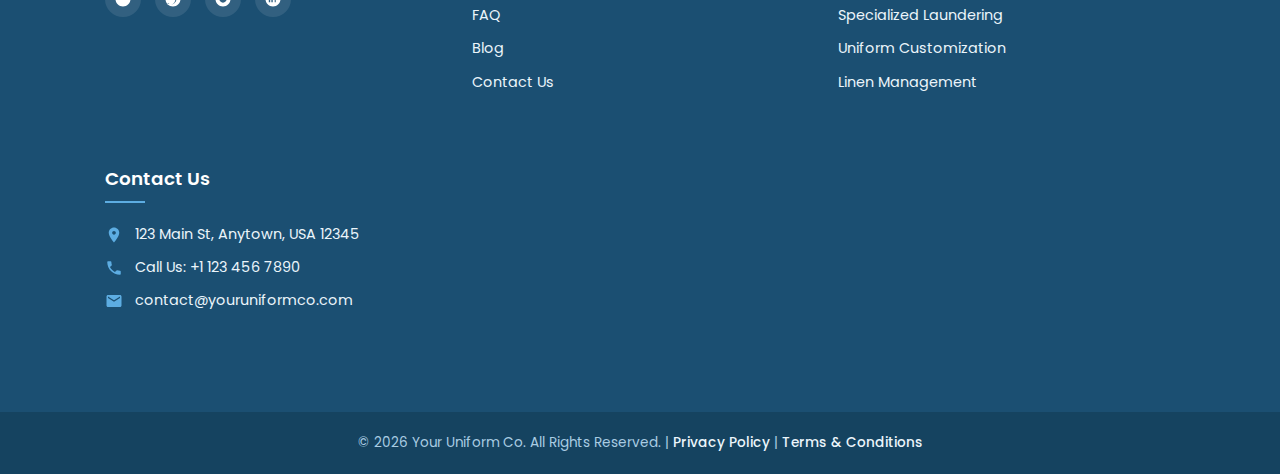
<file: contact.html>
<!DOCTYPE html>
<html lang="en">
<head>
    <meta charset="UTF-8">
    <meta name="viewport" content="width=device-width, initial-scale=1.0">
    <title>Contact Us - Your Uniform Co.</title>
    <link rel="stylesheet" href="css/style.css">
    <link rel="preconnect" href="https://fonts.googleapis.com">
    <link rel="preconnect" href="https://fonts.gstatic.com" crossorigin>
    <link href="https://fonts.googleapis.com/css2?family=Poppins:wght@400;500;600;700&display=swap" rel="stylesheet">
</head>
<body class="">
    <header>
        <div class="container nav-container">
            <a href="index.html" class="logo">YourUniformCo.</a>
            <nav class="main-nav">
                <ul>
                    <li><a href="index.html" class="">Home</a></li>
                    <li class="dropdown">
                        <a href="services.html" class="">Services <span class="arrow-down">&#9662;</span></a>
                        <ul class="dropdown-menu">
                            <li><a href="services-industrial.html" class="">Industrial</a></li>
                            <li><a href="services-restaurants.html" class="">Restaurants</a></li>
                            <li><a href="services-professional.html" class="">Professional</a></li>
                            <li><a href="services-laundering.html" class="">Laundering</a></li>
                            <li><a href="services.html#all-services">All Services</a></li>
                        </ul>
                    </li>
                    <li><a href="about.html" class="">About Us</a></li>
                    <li><a href="faq.html" class="">FAQ</a></li>
                    <li><a href="contact.html" class="active">Contact</a></li>
                </ul>
            </nav>
            <a href="contact.html#quote-form" class="btn btn-primary nav-btn">Get a Quote</a>
            <button class="hamburger-menu" aria-label="Open navigation menu" aria-expanded="false"><span></span><span></span><span></span></button>
        </div>
    </header>
    <main>
        <section class="page-header-padding section-padding" style="background-color: var(--grey-color);">
            <div class="container">
                <div class="section-header text-center">
                    <span class="subtitle">Get In Touch</span>
                    <h1>Contact Us</h1>
                    <p class="lead">We're here to help! Whether you have questions about our services or want to request a personalized quote, please reach out. Our team is ready to assist you.</p>
                </div>
            </div>
        </section>

        <section class="contact-content section-padding">
            <div class="container">
                <div class="contact-grid" style="display: flex; flex-wrap: wrap; gap: 40px;">
                    <div class="contact-form-column" style="flex: 2; min-width: 300px;">
                        <h2>Send Us a Message</h2>
                        <p>Fill out the form below, and one of our representatives will get back to you shortly.</p>
                        <form action="#" method="POST" id="quote-form"> <!-- IMPORTANT: Replace # with your form processing endpoint -->
                            <div class="form-grid">
                                <div class="form-group">
                                    <label for="name">Full Name</label>
                                    <input type="text" id="name" name="name" required>
                                </div>
                                <div class="form-group">
                                    <label for="company">Company Name</label>
                                    <input type="text" id="company" name="company">
                                </div>
                            </div>
                            <div class="form-grid">
                                <div class="form-group">
                                    <label for="email">Email Address</label>
                                    <input type="email" id="email" name="email" required>
                                </div>
                                <div class="form-group">
                                    <label for="phone">Phone Number</label>
                                    <input type="tel" id="phone" name="phone">
                                </div>
                            </div>
                            <div class="form-group">
                                <label for="service">Service of Interest</label>
                                <select id="service" name="service">
                                    <option value="">-- Select a Service --</option>
                                    <option value="industrial">Industrial Uniforms</option>
                                    <option value="restaurant">Restaurant & Hospitality</option>
                                    <option value="professional">Professional Attire</option>
                                    <option value="laundering">Specialized Laundering</option>
                                    <option value="other">Other/Custom</option>
                                </select>
                            </div>
                            <div class="form-group">
                                <label for="message">Your Message / Requirements</label>
                                <textarea id="message" name="message" rows="5" required></textarea>
                            </div>
                            <button type="submit" class="btn btn-primary btn-large">Send Message</button>
                        </form>
                    </div>
                    <div class="contact-info-column" style="flex: 1; min-width: 280px;">
                        <h2>Contact Information</h2>
                        <p>You can also reach us directly through the following channels:</p>
                        <ul class="contact-info" style="list-style: none; padding-left: 0;">
                            <li style="margin-bottom: 20px;">
                                <h4 style="margin-bottom: 5px; color: var(--dark-color); display:flex; align-items:center;"><svg viewBox="0 0 24 24" style="width:1.2em; height:1.2em; vertical-align:middle; margin-right:8px; fill:var(--primary-color); flex-shrink:0;"><path d="M12 2C8.13 2 5 5.13 5 9c0 5.25 7 13 7 13s7-7.75 7-13c0-3.87-3.13-7-7-7zm0 9.5c-1.38 0-2.5-1.12-2.5-2.5s1.12-2.5 2.5-2.5 2.5 1.12 2.5 2.5-1.12 2.5-2.5 2.5z"/></svg>Address:</h4>
                                <p style="margin-left: 28px; margin-bottom:0;">123 Main St, Anytown, USA 12345</p>
                            </li>
                            <li style="margin-bottom: 20px;">
                                <h4 style="margin-bottom: 5px; color: var(--dark-color); display:flex; align-items:center;"><svg viewBox="0 0 24 24" style="width:1.2em; height:1.2em; vertical-align:middle; margin-right:8px; fill:var(--primary-color); flex-shrink:0;"><path d="M6.62 10.79c1.44 2.83 3.76 5.14 6.59 6.59l2.2-2.2c.27-.27.67-.36 1.02-.24 1.12.37 2.33.57 3.57.57.55 0 1 .45 1 1V20c0 .55-.45 1-1 1-9.39 0-17-7.61-17-17 0-.55.45-1 1-1h3.5c.55 0 1 .45 1 1 0 1.25.2 2.45.57 3.57.11.35.03.74-.25 1.02l-2.2 2.2z"/></svg>Phone:</h4>
                                <p style="margin-left: 28px; margin-bottom:0;"><a href="tel:+11234567890">+1 123 456 7890</a></p>
                            </li>
                            <li style="margin-bottom: 20px;">
                                <h4 style="margin-bottom: 5px; color: var(--dark-color); display:flex; align-items:center;"><svg viewBox="0 0 24 24" style="width:1.2em; height:1.2em; vertical-align:middle; margin-right:8px; fill:var(--primary-color); flex-shrink:0;"><path d="M20 4H4c-1.1 0-1.99.9-1.99 2L2 18c0 1.1.9 2 2 2h16c1.1 0 2-.9 2-2V6c0-1.1-.9-2-2-2zm0 4l-8 5-8-5V6l8 5 8-5v2z"/></svg>Email:</h4>
                                <p style="margin-left: 28px; margin-bottom:0;"><a href="mailto:contact@youruniformco.com">contact@youruniformco.com</a></p>
                            </li>
                            <li style="margin-bottom: 20px;">
                                 <h4 style="margin-bottom: 5px; color: var(--dark-color); display:flex; align-items:center;"><svg xmlns="http://www.w3.org/2000/svg" width="1.2em" height="1.2em" viewBox="0 0 24 24" style="vertical-align:middle; margin-right:8px; fill:var(--primary-color); flex-shrink:0;"><path d="M11.99 2C6.47 2 2 6.48 2 12s4.47 10 9.99 10C17.52 22 22 17.52 22 12S17.52 2 11.99 2zM12 20c-4.42 0-8-3.58-8-8s3.58-8 8-8 8 3.58 8 8-3.58 8-8 8zm.5-13H11v6l5.25 3.15.75-1.23-4.5-2.67z"/></svg>Business Hours:</h4>
                                 <p style="margin-left: 28px; margin-bottom:0;">Monday - Friday: 8:00 AM - 6:00 PM<br>Saturday: 9:00 AM - 1:00 PM<br>Sunday: Closed</p>
                            </li>
                        </ul>
                        
                        <div class="map-container" style="margin-top: 30px;">
                             <h3 style="color: var(--dark-color);">Our Location</h3>
                            <!-- Replace with your actual Google Maps embed code -->
                            <iframe src="https://www.google.com/maps/embed?pb=!1m18!1m12!1m3!1d3153.089957811823!2d-122.41941548468156!3d37.77492957975842!2m3!1f0!2f0!3f0!3m2!1i1024!2i768!4f13.1!3m3!1m2!1s0x8085808c1b424269%3A0x4a412a5f8aeef0b3!2sSan%20Francisco%20City%20Hall!5e0!3m2!1sen!2sus!4v1616000000000!5m2!1sen!2sus" width="100%" height="300" style="border:0; border-radius: 8px;" allowfullscreen="" loading="lazy" referrerpolicy="no-referrer-when-downgrade"></iframe>
                        </div>
                    </div>
                </div>
            </div>
        </section>
</main>
    <footer class="site-footer">
        <div class="footer-top section-padding">
            <div class="container">
                <div class="footer-grid">
                    <div class="footer-widget footer-about">
                        <a href="index.html" class="footer-logo">YourUniformCo.</a>
                        <p>Your trusted partner for high-quality uniform rental and professional laundering services.</p>
                        <div class="social-icons">
                            <a href="#" aria-label="Facebook"><svg viewBox="0 0 24 24"><path d="M12 2.04c-5.5 0-10 4.49-10 10s4.5 10 10 10c5.51 0 10-4.49 10-10s-4.49-10-10-10zm3.6 7.95h-2.19v-1.6c0-.54.25-.88.79-.88h1.29v-2.1H13.4c-2.07 0-3.09 1.24-3.09 2.83v1.75H8.79v2.23h1.51v6.02h2.5v-6.02h1.9c.16 0 .31-.02.45-.05l.4 0v-2.18z"/></svg></a>
                            <a href="#" aria-label="Twitter"><svg viewBox="0 0 24 24"><path d="M12 2.04c-5.5 0-10 4.49-10 10s4.5 10 10 10c5.51 0 10-4.49 10-10s-4.49-10-10-10zm4.67 8.81c.01.12.01.24.01.37 0 3.75-2.86 8.08-8.08 8.08-1.6 0-3.09-.47-4.35-1.28.22.03.45.04.67.04 1.33 0 2.55-.45 3.52-1.21-.62-.01-1.24-.21-1.76-.57-.21.04-.43.06-.65.06-.26 0-.51-.03-.75-.1.2.96.95 1.88 1.91 2.08-.71.56-1.61.89-2.58.89-.2 0-.4-.01-.6-.04.92.6 2.02.94 3.19.94 3.83 0 7.07-2.68 7.92-6.3.31-1.26.3-2.3.18-3.17.81-.58 1.51-1.3 2.06-2.13-.74.33-1.54.55-2.38.65.86-.51 1.51-1.32 1.82-2.29z"/></svg></a>
                            <a href="#" aria-label="Instagram"><svg viewBox="0 0 24 24"><path d="M12 2.04c-5.5 0-10 4.49-10 10s4.5 10 10 10c5.51 0 10-4.49 10-10s-4.49-10-10-10zm0 14.87c-2.68 0-4.87-2.18-4.87-4.87s2.18-4.87 4.87-4.87 4.87 2.18 4.87 4.87-2.19 4.87-4.87 4.87zm5.44-4.97c0 .76-.62 1.38-1.38 1.38s-1.38-.62-1.38-1.38.62-1.38 1.38-1.38 1.38.62 1.38 1.38zm-2.18-4.03c.3 0 .55.24.55.55v1.84c0 .3-.24.55-.55.55h-1.84c-.3 0-.55-.24-.55-.55V8.45c0-.3.24-.55.55-.55h1.84z"/></svg></a>
                            <a href="#" aria-label="LinkedIn"><svg viewBox="0 0 24 24"><path d="M12 2.04c-5.5 0-10 4.49-10 10s4.5 10 10 10c5.51 0 10-4.49 10-10s-4.49-10-10-10zM8.29 16.33H6.41V9.85h1.88v6.48zm-.94-7.43c-.62 0-1.11-.49-1.11-1.11s.49-1.11 1.11-1.11c.61 0 1.11.49 1.11 1.11s-.5 1.11-1.11 1.11zm8.77 7.43h-1.88v-3.56c0-.85-.02-1.94-1.18-1.94-1.18 0-1.37.93-1.37 1.88v3.63h-1.88V9.85h1.8v.82h.03c.25-.47.86-.97 1.78-.97 1.9 0 2.25 1.25 2.25 2.88v4.75z"/></svg></a>
                        </div>
                    </div>
                    <div class="footer-widget">
                        <h4 class="widget-title">Company</h4>
                        <ul>
                            <li><a href="about.html">About Us</a></li>
                            <li><a href="services.html">Our Services</a></li>
                            <li><a href="index.html#testimonials-section">Testimonials</a></li>
                            <li><a href="faq.html">FAQ</a></li>
                            <li><a href="blog.html">Blog</a></li>
                            <li><a href="contact.html">Contact Us</a></li>
                        </ul>
                    </div>
                    <div class="footer-widget">
                        <h4 class="widget-title">Our Services</h4>
                        <ul>
                            <li><a href="services-industrial.html">Industrial Uniforms</a></li>
                            <li><a href="services-restaurants.html">Restaurant & Hospitality</a></li>
                            <li><a href="services-professional.html">Professional Attire</a></li>
                            <li><a href="services-laundering.html">Specialized Laundering</a></li>
                            <li><a href="#">Uniform Customization</a></li>
                            <li><a href="#">Linen Management</a></li>
                        </ul>
                    </div>
                    <div class="footer-widget">
                        <h4 class="widget-title">Contact Us</h4>
                        <ul class="contact-info">
                            <li><svg viewBox="0 0 24 24"><path d="M12 2C8.13 2 5 5.13 5 9c0 5.25 7 13 7 13s7-7.75 7-13c0-3.87-3.13-7-7-7zm0 9.5c-1.38 0-2.5-1.12-2.5-2.5s1.12-2.5 2.5-2.5 2.5 1.12 2.5 2.5-1.12 2.5-2.5 2.5z"/></svg><span>123 Main St, Anytown, USA 12345</span></li>
                            <li><svg viewBox="0 0 24 24"><path d="M6.62 10.79c1.44 2.83 3.76 5.14 6.59 6.59l2.2-2.2c.27-.27.67-.36 1.02-.24 1.12.37 2.33.57 3.57.57.55 0 1 .45 1 1V20c0 .55-.45 1-1 1-9.39 0-17-7.61-17-17 0-.55.45-1 1-1h3.5c.55 0 1 .45 1 1 0 1.25.2 2.45.57 3.57.11.35.03.74-.25 1.02l-2.2 2.2z"/></svg><span>Call Us: +1 123 456 7890</span></li>
                            <li><svg viewBox="0 0 24 24"><path d="M20 4H4c-1.1 0-1.99.9-1.99 2L2 18c0 1.1.9 2 2 2h16c1.1 0 2-.9 2-2V6c0-1.1-.9-2-2-2zm0 4l-8 5-8-5V6l8 5 8-5v2z"/></svg><a href="mailto:contact@youruniformco.com">contact@youruniformco.com</a></li>
                        </ul>
                    </div>
                </div>
            </div>
        </div>
        <div class="footer-bottom">
            <div class="container"><p>&copy; <span id="currentYear"></span> Your Uniform Co. All Rights Reserved. | <a href="privacy.html">Privacy Policy</a> | <a href="terms.html">Terms & Conditions</a></p></div>
        </div>
    </footer>
    <script src="js/main.js"></script>
</body>
</html>
</file>
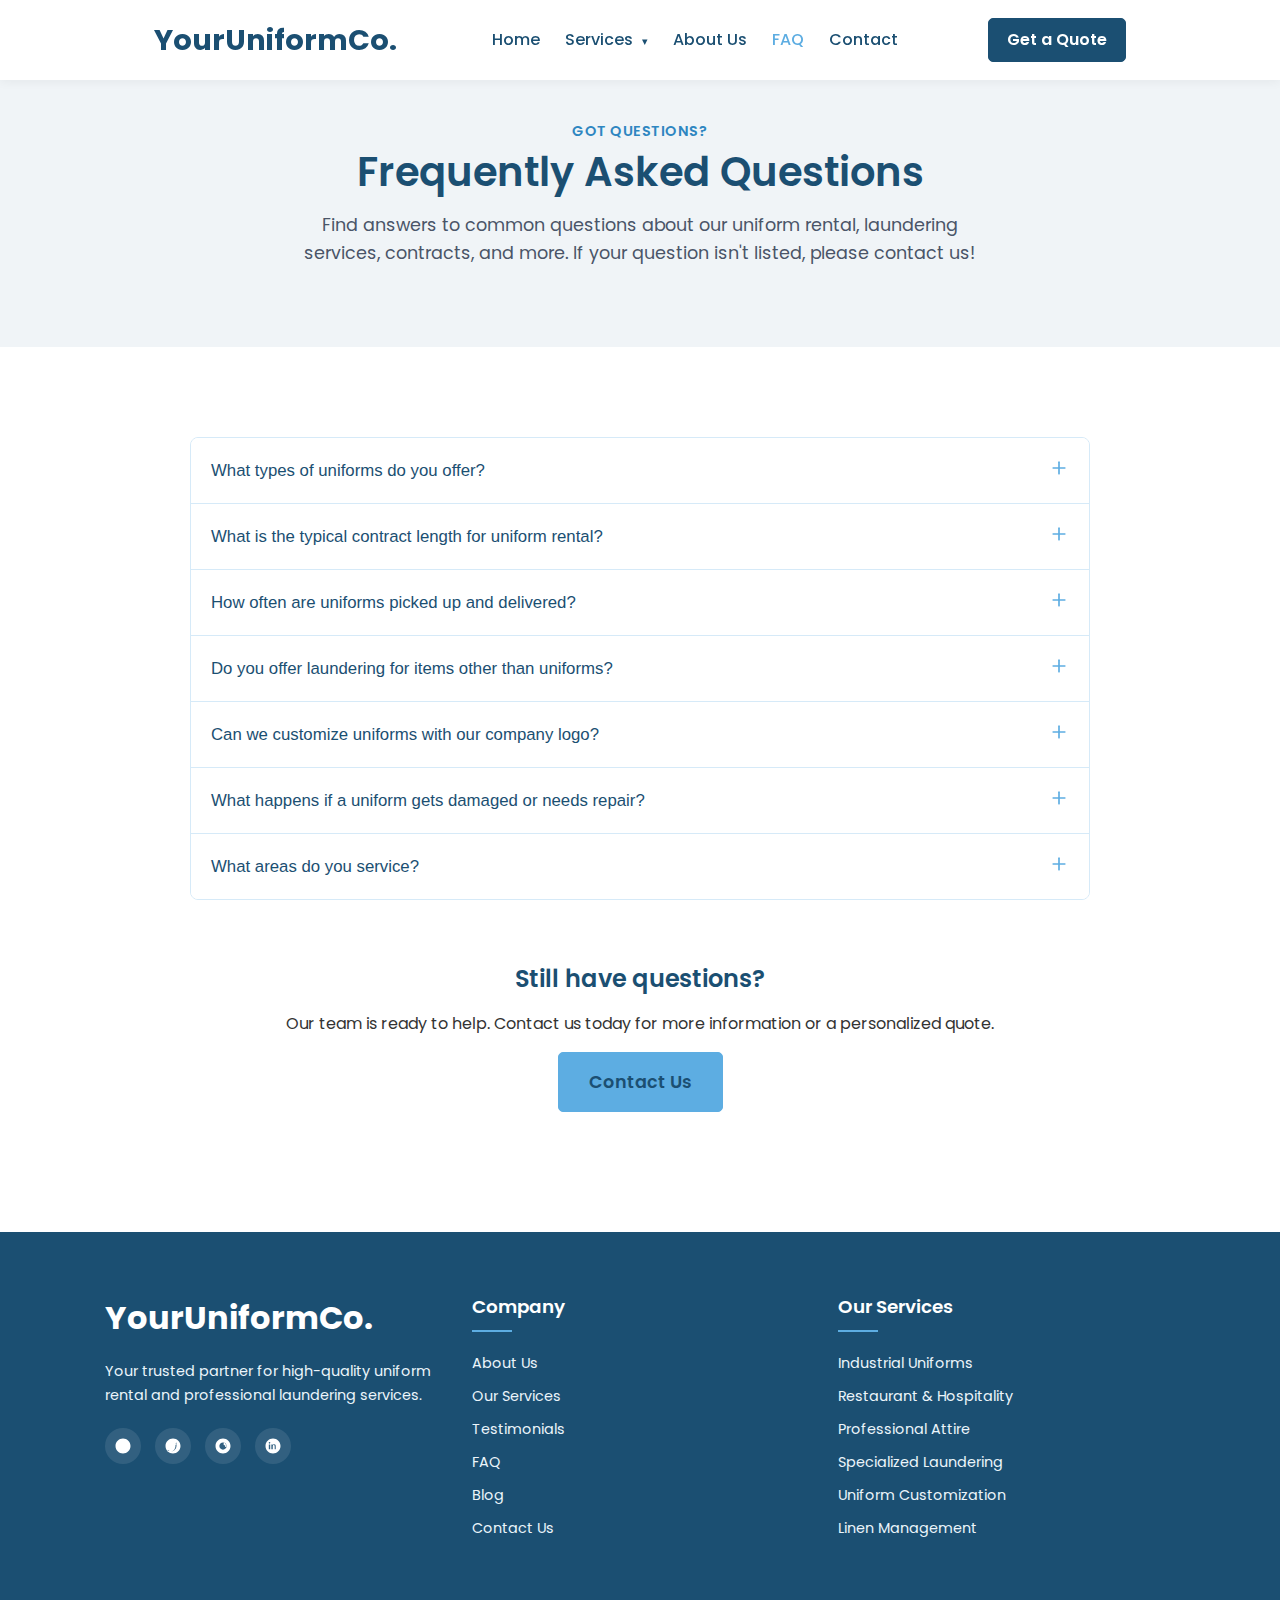
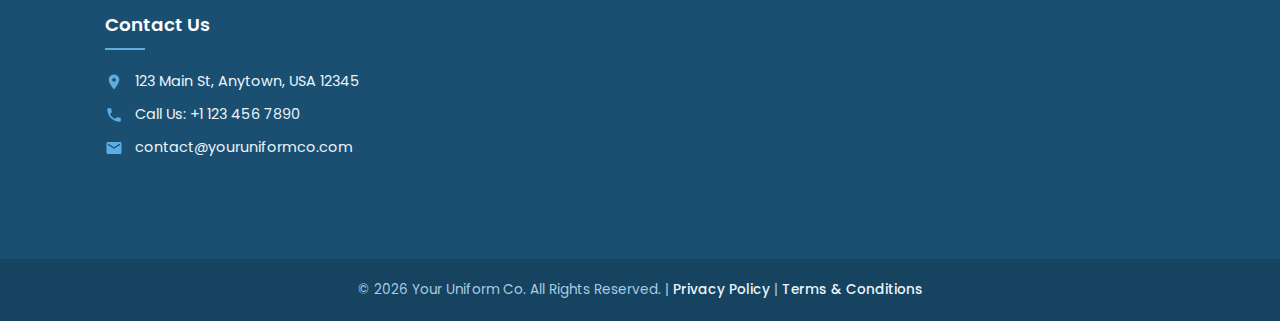
<file: faq.html>
<!-- START: faq.html -->

<!DOCTYPE html>
<html lang="en">
<head>
    <meta charset="UTF-8">
    <meta name="viewport" content="width=device-width, initial-scale=1.0">
    <title>Frequently Asked Questions - Your Uniform Co.</title>
    <link rel="stylesheet" href="css/style.css">
    <link rel="preconnect" href="https://fonts.googleapis.com">
    <link rel="preconnect" href="https://fonts.gstatic.com" crossorigin>
    <link href="https://fonts.googleapis.com/css2?family=Poppins:wght@400;500;600;700&display=swap" rel="stylesheet">
</head>
<body class="">
    <header>
        <div class="container nav-container">
            <a href="index.html" class="logo">YourUniformCo.</a>
            <nav class="main-nav">
                <ul>
                    <li><a href="index.html" class="">Home</a></li>
                    <li class="dropdown">
                        <a href="services.html" class="">Services <span class="arrow-down">&#9662;</span></a>
                        <ul class="dropdown-menu">
                            <li><a href="services-industrial.html" class="">Industrial</a></li>
                            <li><a href="services-restaurants.html" class="">Restaurants</a></li>
                            <li><a href="services-professional.html" class="">Professional</a></li>
                            <li><a href="services-laundering.html" class="">Laundering</a></li>
                            <li><a href="services.html#all-services">All Services</a></li>
                        </ul>
                    </li>
                    <li><a href="about.html" class="">About Us</a></li>
                    <li><a href="faq.html" class="active">FAQ</a></li>
                    <li><a href="contact.html" class="">Contact</a></li>
                </ul>
            </nav>
            <a href="contact.html#quote-form" class="btn btn-primary nav-btn">Get a Quote</a>
            <button class="hamburger-menu" aria-label="Open navigation menu" aria-expanded="false"><span></span><span></span><span></span></button>
        </div>
    </header>
    <main>
        <section class="page-header-padding section-padding" style="background-color: var(--grey-color);">
            <div class="container">
                <div class="section-header text-center">
                    <span class="subtitle">Got Questions?</span>
                    <h1>Frequently Asked Questions</h1>
                    <p class="lead">Find answers to common questions about our uniform rental, laundering services, contracts, and more. If your question isn't listed, please contact us!</p>
                </div>
            </div>
        </section>

        <section class="faq-section section-padding">
            <div class="container">
                 <div class="faq-accordion" style="max-width: 900px;"> <!-- Wider for a dedicated page -->
                    <!-- Repeat FAQ Items from homepage, and add more -->
                    <div class="faq-item">
                        <button class="faq-question" aria-expanded="false" aria-controls="faq-answer-hp-1">
                            <span>What types of uniforms do you offer?</span>
                            <span class="faq-icon">
                                <svg class="icon-plus" xmlns="http://www.w3.org/2000/svg" width="20" height="20" viewBox="0 0 24 24" fill="none" stroke="currentColor" stroke-width="2" stroke-linecap="round" stroke-linejoin="round"><line x1="12" y1="5" x2="12" y2="19"></line><line x1="5" y1="12" x2="19" y2="12"></line></svg>
                                <svg class="icon-minus" xmlns="http://www.w3.org/2000/svg" width="20" height="20" viewBox="0 0 24 24" fill="none" stroke="currentColor" stroke-width="2" stroke-linecap="round" stroke-linejoin="round"><line x1="5" y1="12" x2="19" y2="12"></line></svg>
                            </span>
                        </button>
                        <div class="faq-answer" id="faq-answer-hp-1">
                            <p>We offer a wide range of uniforms suitable for various industries, including industrial workwear (shirts, pants, coveralls), restaurant and hospitality attire (chef coats, aprons, server uniforms), and professional wear (corporate shirts, polos). We also provide specialized items like lab coats and medical scrubs (non-clinical).</p>
                        </div>
                    </div>
                    <div class="faq-item">
                        <button class="faq-question" aria-expanded="false" aria-controls="faq-answer-hp-2">
                            <span>What is the typical contract length for uniform rental?</span>
                            <span class="faq-icon">
                                <svg class="icon-plus" xmlns="http://www.w3.org/2000/svg" width="20" height="20" viewBox="0 0 24 24" fill="none" stroke="currentColor" stroke-width="2" stroke-linecap="round" stroke-linejoin="round"><line x1="12" y1="5" x2="12" y2="19"></line><line x1="5" y1="12" x2="19" y2="12"></line></svg>
                                <svg class="icon-minus" xmlns="http://www.w3.org/2000/svg" width="20" height="20" viewBox="0 0 24 24" fill="none" stroke="currentColor" stroke-width="2" stroke-linecap="round" stroke-linejoin="round"><line x1="5" y1="12" x2="19" y2="12"></line></svg>
                            </span>
                        </button>
                        <div class="faq-answer" id="faq-answer-hp-2">
                            <p>Our contract lengths are flexible and can be tailored to your business needs. Common agreements range from 1 to 3 years, but we're happy to discuss options that work best for you. We aim for partnerships that provide long-term value.</p>
                        </div>
                    </div>
                     <div class="faq-item">
                        <button class="faq-question" aria-expanded="false" aria-controls="faq-answer-hp-3">
                            <span>How often are uniforms picked up and delivered?</span>
                            <span class="faq-icon">
                                <svg class="icon-plus" xmlns="http://www.w3.org/2000/svg" width="20" height="20" viewBox="0 0 24 24" fill="none" stroke="currentColor" stroke-width="2" stroke-linecap="round" stroke-linejoin="round"><line x1="12" y1="5" x2="12" y2="19"></line><line x1="5" y1="12" x2="19" y2="12"></line></svg>
                                <svg class="icon-minus" xmlns="http://www.w3.org/2000/svg" width="20" height="20" viewBox="0 0 24 24" fill="none" stroke="currentColor" stroke-width="2" stroke-linecap="round" stroke-linejoin="round"><line x1="5" y1="12" x2="19" y2="12"></line></svg>
                            </span>
                        </button>
                        <div class="faq-answer" id="faq-answer-hp-3">
                            <p>We establish a regular pickup and delivery schedule based on your usage and requirements, typically weekly. We work with you to ensure a convenient and non-disruptive service, so your team always has fresh, clean uniforms available.</p>
                        </div>
                    </div>
                    <div class="faq-item">
                        <button class="faq-question" aria-expanded="false" aria-controls="faq-answer-hp-4">
                            <span>Do you offer laundering for items other than uniforms?</span>
                            <span class="faq-icon">
                                <svg class="icon-plus" xmlns="http://www.w3.org/2000/svg" width="20" height="20" viewBox="0 0 24 24" fill="none" stroke="currentColor" stroke-width="2" stroke-linecap="round" stroke-linejoin="round"><line x1="12" y1="5" x2="12" y2="19"></line><line x1="5" y1="12" x2="19" y2="12"></line></svg>
                                <svg class="icon-minus" xmlns="http://www.w3.org/2000/svg" width="20" height="20" viewBox="0 0 24 24" fill="none" stroke="currentColor" stroke-width="2" stroke-linecap="round" stroke-linejoin="round"><line x1="5" y1="12" x2="19" y2="12"></line></svg>
                            </span>
                        </button>
                        <div class="faq-answer" id="faq-answer-hp-4">
                            <p>Yes! Beyond uniforms, we provide professional laundering services for a variety of business textiles, including bar towels, aprons, tablecloths, napkins, and other specialty linens common in the restaurant and hospitality industries.</p>
                        </div>
                    </div>
                    <div class="faq-item">
                        <button class="faq-question" aria-expanded="false" aria-controls="faq-answer-pg-5">
                            <span>Can we customize uniforms with our company logo?</span>
                            <span class="faq-icon">
                                <svg class="icon-plus" xmlns="http://www.w3.org/2000/svg" width="20" height="20" viewBox="0 0 24 24" fill="none" stroke="currentColor" stroke-width="2" stroke-linecap="round" stroke-linejoin="round"><line x1="12" y1="5" x2="12" y2="19"></line><line x1="5" y1="12" x2="19" y2="12"></line></svg>
                                <svg class="icon-minus" xmlns="http://www.w3.org/2000/svg" width="20" height="20" viewBox="0 0 24 24" fill="none" stroke="currentColor" stroke-width="2" stroke-linecap="round" stroke-linejoin="round"><line x1="5" y1="12" x2="19" y2="12"></line></svg>
                            </span>
                        </button>
                        <div class="faq-answer" id="faq-answer-pg-5">
                            <p>Absolutely. We offer customization services including embroidery and screen printing to add your company logo, employee names, and other branding elements to your uniforms. This helps reinforce your brand identity and professionalism.</p>
                        </div>
                    </div>
                    <div class="faq-item">
                        <button class="faq-question" aria-expanded="false" aria-controls="faq-answer-pg-6">
                            <span>What happens if a uniform gets damaged or needs repair?</span>
                            <span class="faq-icon">
                                <svg class="icon-plus" xmlns="http://www.w3.org/2000/svg" width="20" height="20" viewBox="0 0 24 24" fill="none" stroke="currentColor" stroke-width="2" stroke-linecap="round" stroke-linejoin="round"><line x1="12" y1="5" x2="12" y2="19"></line><line x1="5" y1="12" x2="19" y2="12"></line></svg>
                                <svg class="icon-minus" xmlns="http://www.w3.org/2000/svg" width="20" height="20" viewBox="0 0 24 24" fill="none" stroke="currentColor" stroke-width="2" stroke-linecap="round" stroke-linejoin="round"><line x1="5" y1="12" x2="19" y2="12"></line></svg>
                            </span>
                        </button>
                        <div class="faq-answer" id="faq-answer-pg-6">
                            <p>Our full-service rental program includes regular inspection and maintenance. If a uniform is damaged beyond normal wear and tear, we will repair or replace it as part of your service agreement, ensuring your team always looks their best.</p>
                        </div>
                    </div>
                     <div class="faq-item">
                        <button class="faq-question" aria-expanded="false" aria-controls="faq-answer-pg-7">
                            <span>What areas do you service?</span>
                            <span class="faq-icon">
                                <svg class="icon-plus" xmlns="http://www.w3.org/2000/svg" width="20" height="20" viewBox="0 0 24 24" fill="none" stroke="currentColor" stroke-width="2" stroke-linecap="round" stroke-linejoin="round"><line x1="12" y1="5" x2="12" y2="19"></line><line x1="5" y1="12" x2="19" y2="12"></line></svg>
                                <svg class="icon-minus" xmlns="http://www.w3.org/2000/svg" width="20" height="20" viewBox="0 0 24 24" fill="none" stroke="currentColor" stroke-width="2" stroke-linecap="round" stroke-linejoin="round"><line x1="5" y1="12" x2="19" y2="12"></line></svg>
                            </span>
                        </button>
                        <div class="faq-answer" id="faq-answer-pg-7">
                            <p>We currently service the [Your City/Region Name] and surrounding areas. Please contact us with your specific location to confirm service availability.</p>
                        </div>
                    </div>
                </div>
                <div class="text-center section-padding">
                     <h3>Still have questions?</h3>
                     <p>Our team is ready to help. Contact us today for more information or a personalized quote.</p>
                     <a href="contact.html" class="btn btn-primary btn-large">Contact Us</a>
                 </div>
            </div>
        </section>
</main>
    <footer class="site-footer">
        <div class="footer-top section-padding">
            <div class="container">
                <div class="footer-grid">
                    <div class="footer-widget footer-about">
                        <a href="index.html" class="footer-logo">YourUniformCo.</a>
                        <p>Your trusted partner for high-quality uniform rental and professional laundering services.</p>
                        <div class="social-icons">
                            <a href="#" aria-label="Facebook"><svg viewBox="0 0 24 24"><path d="M12 2.04c-5.5 0-10 4.49-10 10s4.5 10 10 10c5.51 0 10-4.49 10-10s-4.49-10-10-10zm3.6 7.95h-2.19v-1.6c0-.54.25-.88.79-.88h1.29v-2.1H13.4c-2.07 0-3.09 1.24-3.09 2.83v1.75H8.79v2.23h1.51v6.02h2.5v-6.02h1.9c.16 0 .31-.02.45-.05l.4 0v-2.18z"/></svg></a>
                            <a href="#" aria-label="Twitter"><svg viewBox="0 0 24 24"><path d="M12 2.04c-5.5 0-10 4.49-10 10s4.5 10 10 10c5.51 0 10-4.49 10-10s-4.49-10-10-10zm4.67 8.81c.01.12.01.24.01.37 0 3.75-2.86 8.08-8.08 8.08-1.6 0-3.09-.47-4.35-1.28.22.03.45.04.67.04 1.33 0 2.55-.45 3.52-1.21-.62-.01-1.24-.21-1.76-.57-.21.04-.43.06-.65.06-.26 0-.51-.03-.75-.1.2.96.95 1.88 1.91 2.08-.71.56-1.61.89-2.58.89-.2 0-.4-.01-.6-.04.92.6 2.02.94 3.19.94 3.83 0 7.07-2.68 7.92-6.3.31-1.26.3-2.3.18-3.17.81-.58 1.51-1.3 2.06-2.13-.74.33-1.54.55-2.38.65.86-.51 1.51-1.32 1.82-2.29z"/></svg></a>
                            <a href="#" aria-label="Instagram"><svg viewBox="0 0 24 24"><path d="M12 2.04c-5.5 0-10 4.49-10 10s4.5 10 10 10c5.51 0 10-4.49 10-10s-4.49-10-10-10zm0 14.87c-2.68 0-4.87-2.18-4.87-4.87s2.18-4.87 4.87-4.87 4.87 2.18 4.87 4.87-2.19 4.87-4.87 4.87zm5.44-4.97c0 .76-.62 1.38-1.38 1.38s-1.38-.62-1.38-1.38.62-1.38 1.38-1.38 1.38.62 1.38 1.38zm-2.18-4.03c.3 0 .55.24.55.55v1.84c0 .3-.24.55-.55.55h-1.84c-.3 0-.55-.24-.55-.55V8.45c0-.3.24-.55.55-.55h1.84z"/></svg></a>
                            <a href="#" aria-label="LinkedIn"><svg viewBox="0 0 24 24"><path d="M12 2.04c-5.5 0-10 4.49-10 10s4.5 10 10 10c5.51 0 10-4.49 10-10s-4.49-10-10-10zM8.29 16.33H6.41V9.85h1.88v6.48zm-.94-7.43c-.62 0-1.11-.49-1.11-1.11s.49-1.11 1.11-1.11c.61 0 1.11.49 1.11 1.11s-.5 1.11-1.11 1.11zm8.77 7.43h-1.88v-3.56c0-.85-.02-1.94-1.18-1.94-1.18 0-1.37.93-1.37 1.88v3.63h-1.88V9.85h1.8v.82h.03c.25-.47.86-.97 1.78-.97 1.9 0 2.25 1.25 2.25 2.88v4.75z"/></svg></a>
                        </div>
                    </div>
                    <div class="footer-widget">
                        <h4 class="widget-title">Company</h4>
                        <ul>
                            <li><a href="about.html">About Us</a></li>
                            <li><a href="services.html">Our Services</a></li>
                            <li><a href="index.html#testimonials-section">Testimonials</a></li>
                            <li><a href="faq.html">FAQ</a></li>
                            <li><a href="blog.html">Blog</a></li>
                            <li><a href="contact.html">Contact Us</a></li>
                        </ul>
                    </div>
                    <div class="footer-widget">
                        <h4 class="widget-title">Our Services</h4>
                        <ul>
                            <li><a href="services-industrial.html">Industrial Uniforms</a></li>
                            <li><a href="services-restaurants.html">Restaurant & Hospitality</a></li>
                            <li><a href="services-professional.html">Professional Attire</a></li>
                            <li><a href="services-laundering.html">Specialized Laundering</a></li>
                            <li><a href="#">Uniform Customization</a></li>
                            <li><a href="#">Linen Management</a></li>
                        </ul>
                    </div>
                    <div class="footer-widget">
                        <h4 class="widget-title">Contact Us</h4>
                        <ul class="contact-info">
                            <li><svg viewBox="0 0 24 24"><path d="M12 2C8.13 2 5 5.13 5 9c0 5.25 7 13 7 13s7-7.75 7-13c0-3.87-3.13-7-7-7zm0 9.5c-1.38 0-2.5-1.12-2.5-2.5s1.12-2.5 2.5-2.5 2.5 1.12 2.5 2.5-1.12 2.5-2.5 2.5z"/></svg><span>123 Main St, Anytown, USA 12345</span></li>
                            <li><svg viewBox="0 0 24 24"><path d="M6.62 10.79c1.44 2.83 3.76 5.14 6.59 6.59l2.2-2.2c.27-.27.67-.36 1.02-.24 1.12.37 2.33.57 3.57.57.55 0 1 .45 1 1V20c0 .55-.45 1-1 1-9.39 0-17-7.61-17-17 0-.55.45-1 1-1h3.5c.55 0 1 .45 1 1 0 1.25.2 2.45.57 3.57.11.35.03.74-.25 1.02l-2.2 2.2z"/></svg><span>Call Us: +1 123 456 7890</span></li>
                            <li><svg viewBox="0 0 24 24"><path d="M20 4H4c-1.1 0-1.99.9-1.99 2L2 18c0 1.1.9 2 2 2h16c1.1 0 2-.9 2-2V6c0-1.1-.9-2-2-2zm0 4l-8 5-8-5V6l8 5 8-5v2z"/></svg><a href="mailto:contact@youruniformco.com">contact@youruniformco.com</a></li>
                        </ul>
                    </div>
                </div>
            </div>
        </div>
        <div class="footer-bottom">
            <div class="container"><p>&copy; <span id="currentYear"></span> Your Uniform Co. All Rights Reserved. | <a href="privacy.html">Privacy Policy</a> | <a href="terms.html">Terms & Conditions</a></p></div>
        </div>
    </footer>
    <script src="js/main.js"></script>
</body>
</html>

<!-- END: faq.html -->
</file>
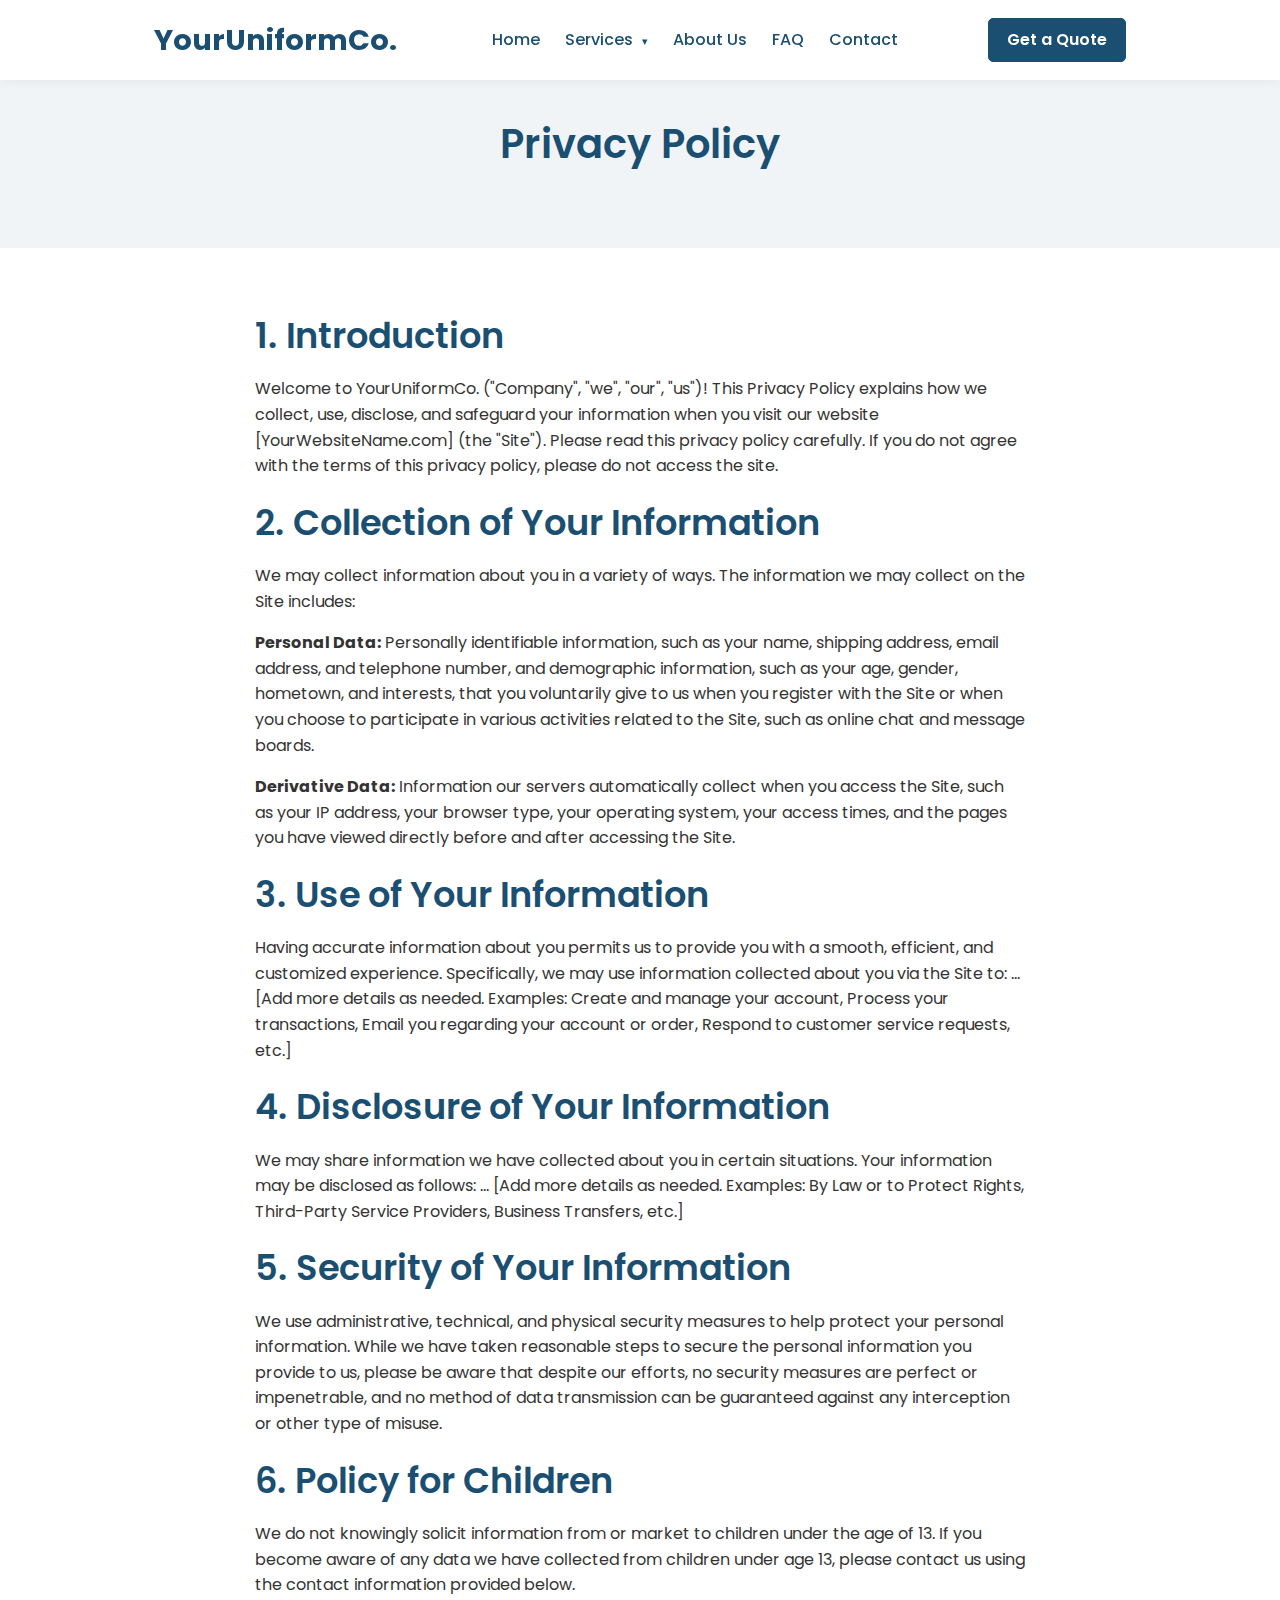
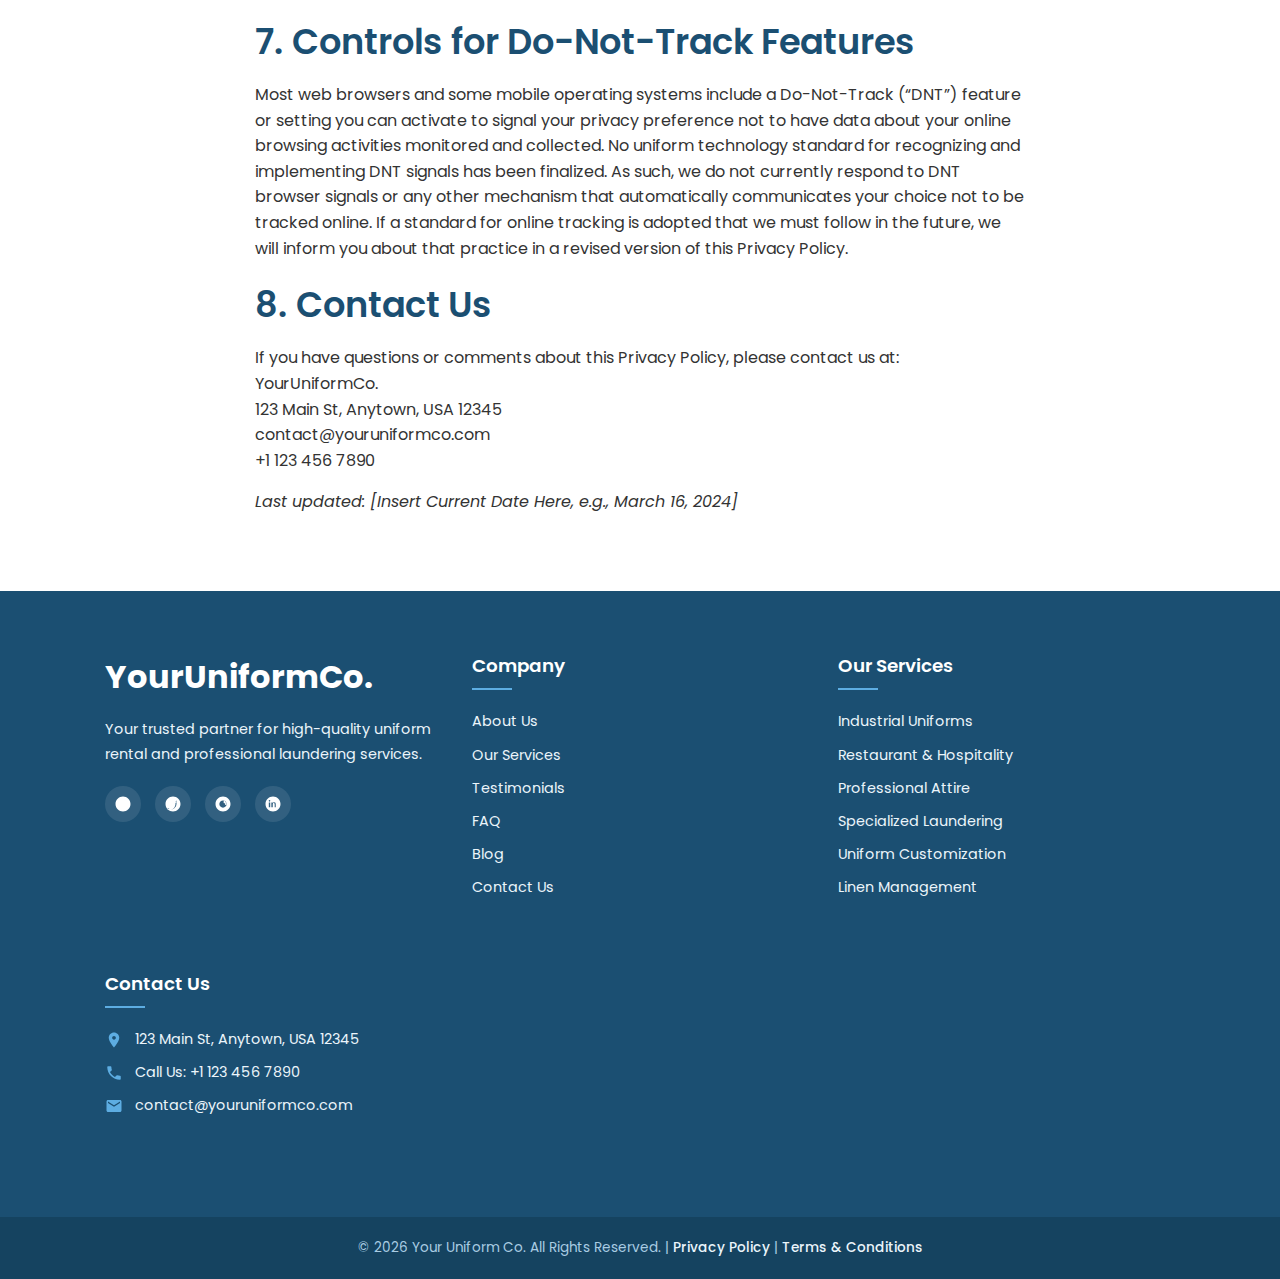
<file: privacy.html>
<!DOCTYPE html>
<html lang="en">
<head>
    <meta charset="UTF-8">
    <meta name="viewport" content="width=device-width, initial-scale=1.0">
    <title>Privacy Policy - Your Uniform Co.</title>
    <link rel="stylesheet" href="css/style.css">
    <link rel="preconnect" href="https://fonts.googleapis.com">
    <link rel="preconnect" href="https://fonts.gstatic.com" crossorigin>
    <link href="https://fonts.googleapis.com/css2?family=Poppins:wght@400;500;600;700&display=swap" rel="stylesheet">
</head>
<body class="">
    <header>
        <div class="container nav-container">
            <a href="index.html" class="logo">YourUniformCo.</a>
            <nav class="main-nav">
                <ul>
                    <li><a href="index.html" class="">Home</a></li>
                    <li class="dropdown">
                        <a href="services.html" class="">Services <span class="arrow-down">&#9662;</span></a>
                        <ul class="dropdown-menu">
                            <li><a href="services-industrial.html" class="">Industrial</a></li>
                            <li><a href="services-restaurants.html" class="">Restaurants</a></li>
                            <li><a href="services-professional.html" class="">Professional</a></li>
                            <li><a href="services-laundering.html" class="">Laundering</a></li>
                            <li><a href="services.html#all-services">All Services</a></li>
                        </ul>
                    </li>
                    <li><a href="about.html" class="">About Us</a></li>
                    <li><a href="faq.html" class="">FAQ</a></li>
                    <li><a href="contact.html" class="">Contact</a></li>
                </ul>
            </nav>
            <a href="contact.html#quote-form" class="btn btn-primary nav-btn">Get a Quote</a>
            <button class="hamburger-menu" aria-label="Open navigation menu" aria-expanded="false"><span></span><span></span><span></span></button>
        </div>
    </header>
    <main>
        <section class="page-header-padding section-padding" style="background-color: var(--grey-color);">
            <div class="container">
                <div class="section-header text-center">
                    <h1>Privacy Policy</h1>
                </div>
            </div>
        </section>
        <section class="section-padding">
            <div class="container" style="max-width: 800px;">
                <h2>1. Introduction</h2>
                <p>Welcome to YourUniformCo. ("Company", "we", "our", "us")! This Privacy Policy explains how we collect, use, disclose, and safeguard your information when you visit our website [YourWebsiteName.com] (the "Site"). Please read this privacy policy carefully. If you do not agree with the terms of this privacy policy, please do not access the site.</p>
                
                <h2>2. Collection of Your Information</h2>
                <p>We may collect information about you in a variety of ways. The information we may collect on the Site includes:</p>
                <p><strong>Personal Data:</strong> Personally identifiable information, such as your name, shipping address, email address, and telephone number, and demographic information, such as your age, gender, hometown, and interests, that you voluntarily give to us when you register with the Site or when you choose to participate in various activities related to the Site, such as online chat and message boards.</p>
                <p><strong>Derivative Data:</strong> Information our servers automatically collect when you access the Site, such as your IP address, your browser type, your operating system, your access times, and the pages you have viewed directly before and after accessing the Site.</p>
                
                <h2>3. Use of Your Information</h2>
                <p>Having accurate information about you permits us to provide you with a smooth, efficient, and customized experience. Specifically, we may use information collected about you via the Site to: ... [Add more details as needed. Examples: Create and manage your account, Process your transactions, Email you regarding your account or order, Respond to customer service requests, etc.]</p>
                
                <h2>4. Disclosure of Your Information</h2>
                <p>We may share information we have collected about you in certain situations. Your information may be disclosed as follows: ... [Add more details as needed. Examples: By Law or to Protect Rights, Third-Party Service Providers, Business Transfers, etc.]</p>

                <h2>5. Security of Your Information</h2>
                <p>We use administrative, technical, and physical security measures to help protect your personal information. While we have taken reasonable steps to secure the personal information you provide to us, please be aware that despite our efforts, no security measures are perfect or impenetrable, and no method of data transmission can be guaranteed against any interception or other type of misuse.</p>

                <h2>6. Policy for Children</h2>
                <p>We do not knowingly solicit information from or market to children under the age of 13. If you become aware of any data we have collected from children under age 13, please contact us using the contact information provided below.</p>

                <h2>7. Controls for Do-Not-Track Features</h2>
                <p>Most web browsers and some mobile operating systems include a Do-Not-Track (“DNT”) feature or setting you can activate to signal your privacy preference not to have data about your online browsing activities monitored and collected. No uniform technology standard for recognizing and implementing DNT signals has been finalized. As such, we do not currently respond to DNT browser signals or any other mechanism that automatically communicates your choice not to be tracked online. If a standard for online tracking is adopted that we must follow in the future, we will inform you about that practice in a revised version of this Privacy Policy.</p>

                <h2>8. Contact Us</h2>
                <p>If you have questions or comments about this Privacy Policy, please contact us at:<br>
                YourUniformCo.<br>
                123 Main St, Anytown, USA 12345<br>
                contact@youruniformco.com<br>
                +1 123 456 7890</p>
                <p><em>Last updated: [Insert Current Date Here, e.g., March 16, 2024]</em></p>
            </div>
        </section>
</main>
    <footer class="site-footer">
        <div class="footer-top section-padding">
            <div class="container">
                <div class="footer-grid">
                    <div class="footer-widget footer-about">
                        <a href="index.html" class="footer-logo">YourUniformCo.</a>
                        <p>Your trusted partner for high-quality uniform rental and professional laundering services.</p>
                        <div class="social-icons">
                            <a href="#" aria-label="Facebook"><svg viewBox="0 0 24 24"><path d="M12 2.04c-5.5 0-10 4.49-10 10s4.5 10 10 10c5.51 0 10-4.49 10-10s-4.49-10-10-10zm3.6 7.95h-2.19v-1.6c0-.54.25-.88.79-.88h1.29v-2.1H13.4c-2.07 0-3.09 1.24-3.09 2.83v1.75H8.79v2.23h1.51v6.02h2.5v-6.02h1.9c.16 0 .31-.02.45-.05l.4 0v-2.18z"/></svg></a>
                            <a href="#" aria-label="Twitter"><svg viewBox="0 0 24 24"><path d="M12 2.04c-5.5 0-10 4.49-10 10s4.5 10 10 10c5.51 0 10-4.49 10-10s-4.49-10-10-10zm4.67 8.81c.01.12.01.24.01.37 0 3.75-2.86 8.08-8.08 8.08-1.6 0-3.09-.47-4.35-1.28.22.03.45.04.67.04 1.33 0 2.55-.45 3.52-1.21-.62-.01-1.24-.21-1.76-.57-.21.04-.43.06-.65.06-.26 0-.51-.03-.75-.1.2.96.95 1.88 1.91 2.08-.71.56-1.61.89-2.58.89-.2 0-.4-.01-.6-.04.92.6 2.02.94 3.19.94 3.83 0 7.07-2.68 7.92-6.3.31-1.26.3-2.3.18-3.17.81-.58 1.51-1.3 2.06-2.13-.74.33-1.54.55-2.38.65.86-.51 1.51-1.32 1.82-2.29z"/></svg></a>
                            <a href="#" aria-label="Instagram"><svg viewBox="0 0 24 24"><path d="M12 2.04c-5.5 0-10 4.49-10 10s4.5 10 10 10c5.51 0 10-4.49 10-10s-4.49-10-10-10zm0 14.87c-2.68 0-4.87-2.18-4.87-4.87s2.18-4.87 4.87-4.87 4.87 2.18 4.87 4.87-2.19 4.87-4.87 4.87zm5.44-4.97c0 .76-.62 1.38-1.38 1.38s-1.38-.62-1.38-1.38.62-1.38 1.38-1.38 1.38.62 1.38 1.38zm-2.18-4.03c.3 0 .55.24.55.55v1.84c0 .3-.24.55-.55.55h-1.84c-.3 0-.55-.24-.55-.55V8.45c0-.3.24-.55.55-.55h1.84z"/></svg></a>
                            <a href="#" aria-label="LinkedIn"><svg viewBox="0 0 24 24"><path d="M12 2.04c-5.5 0-10 4.49-10 10s4.5 10 10 10c5.51 0 10-4.49 10-10s-4.49-10-10-10zM8.29 16.33H6.41V9.85h1.88v6.48zm-.94-7.43c-.62 0-1.11-.49-1.11-1.11s.49-1.11 1.11-1.11c.61 0 1.11.49 1.11 1.11s-.5 1.11-1.11 1.11zm8.77 7.43h-1.88v-3.56c0-.85-.02-1.94-1.18-1.94-1.18 0-1.37.93-1.37 1.88v3.63h-1.88V9.85h1.8v.82h.03c.25-.47.86-.97 1.78-.97 1.9 0 2.25 1.25 2.25 2.88v4.75z"/></svg></a>
                        </div>
                    </div>
                    <div class="footer-widget">
                        <h4 class="widget-title">Company</h4>
                        <ul>
                            <li><a href="about.html">About Us</a></li>
                            <li><a href="services.html">Our Services</a></li>
                            <li><a href="index.html#testimonials-section">Testimonials</a></li>
                            <li><a href="faq.html">FAQ</a></li>
                            <li><a href="blog.html">Blog</a></li>
                            <li><a href="contact.html">Contact Us</a></li>
                        </ul>
                    </div>
                    <div class="footer-widget">
                        <h4 class="widget-title">Our Services</h4>
                        <ul>
                            <li><a href="services-industrial.html">Industrial Uniforms</a></li>
                            <li><a href="services-restaurants.html">Restaurant & Hospitality</a></li>
                            <li><a href="services-professional.html">Professional Attire</a></li>
                            <li><a href="services-laundering.html">Specialized Laundering</a></li>
                            <li><a href="#">Uniform Customization</a></li>
                            <li><a href="#">Linen Management</a></li>
                        </ul>
                    </div>
                    <div class="footer-widget">
                        <h4 class="widget-title">Contact Us</h4>
                        <ul class="contact-info">
                            <li><svg viewBox="0 0 24 24"><path d="M12 2C8.13 2 5 5.13 5 9c0 5.25 7 13 7 13s7-7.75 7-13c0-3.87-3.13-7-7-7zm0 9.5c-1.38 0-2.5-1.12-2.5-2.5s1.12-2.5 2.5-2.5 2.5 1.12 2.5 2.5-1.12 2.5-2.5 2.5z"/></svg><span>123 Main St, Anytown, USA 12345</span></li>
                            <li><svg viewBox="0 0 24 24"><path d="M6.62 10.79c1.44 2.83 3.76 5.14 6.59 6.59l2.2-2.2c.27-.27.67-.36 1.02-.24 1.12.37 2.33.57 3.57.57.55 0 1 .45 1 1V20c0 .55-.45 1-1 1-9.39 0-17-7.61-17-17 0-.55.45-1 1-1h3.5c.55 0 1 .45 1 1 0 1.25.2 2.45.57 3.57.11.35.03.74-.25 1.02l-2.2 2.2z"/></svg><span>Call Us: +1 123 456 7890</span></li>
                            <li><svg viewBox="0 0 24 24"><path d="M20 4H4c-1.1 0-1.99.9-1.99 2L2 18c0 1.1.9 2 2 2h16c1.1 0 2-.9 2-2V6c0-1.1-.9-2-2-2zm0 4l-8 5-8-5V6l8 5 8-5v2z"/></svg><a href="mailto:contact@youruniformco.com">contact@youruniformco.com</a></li>
                        </ul>
                    </div>
                </div>
            </div>
        </div>
        <div class="footer-bottom">
            <div class="container"><p>&copy; <span id="currentYear"></span> Your Uniform Co. All Rights Reserved. | <a href="privacy.html">Privacy Policy</a> | <a href="terms.html">Terms & Conditions</a></p></div>
        </div>
    </footer>
    <script src="js/main.js"></script>
</body>
</html>
</file>
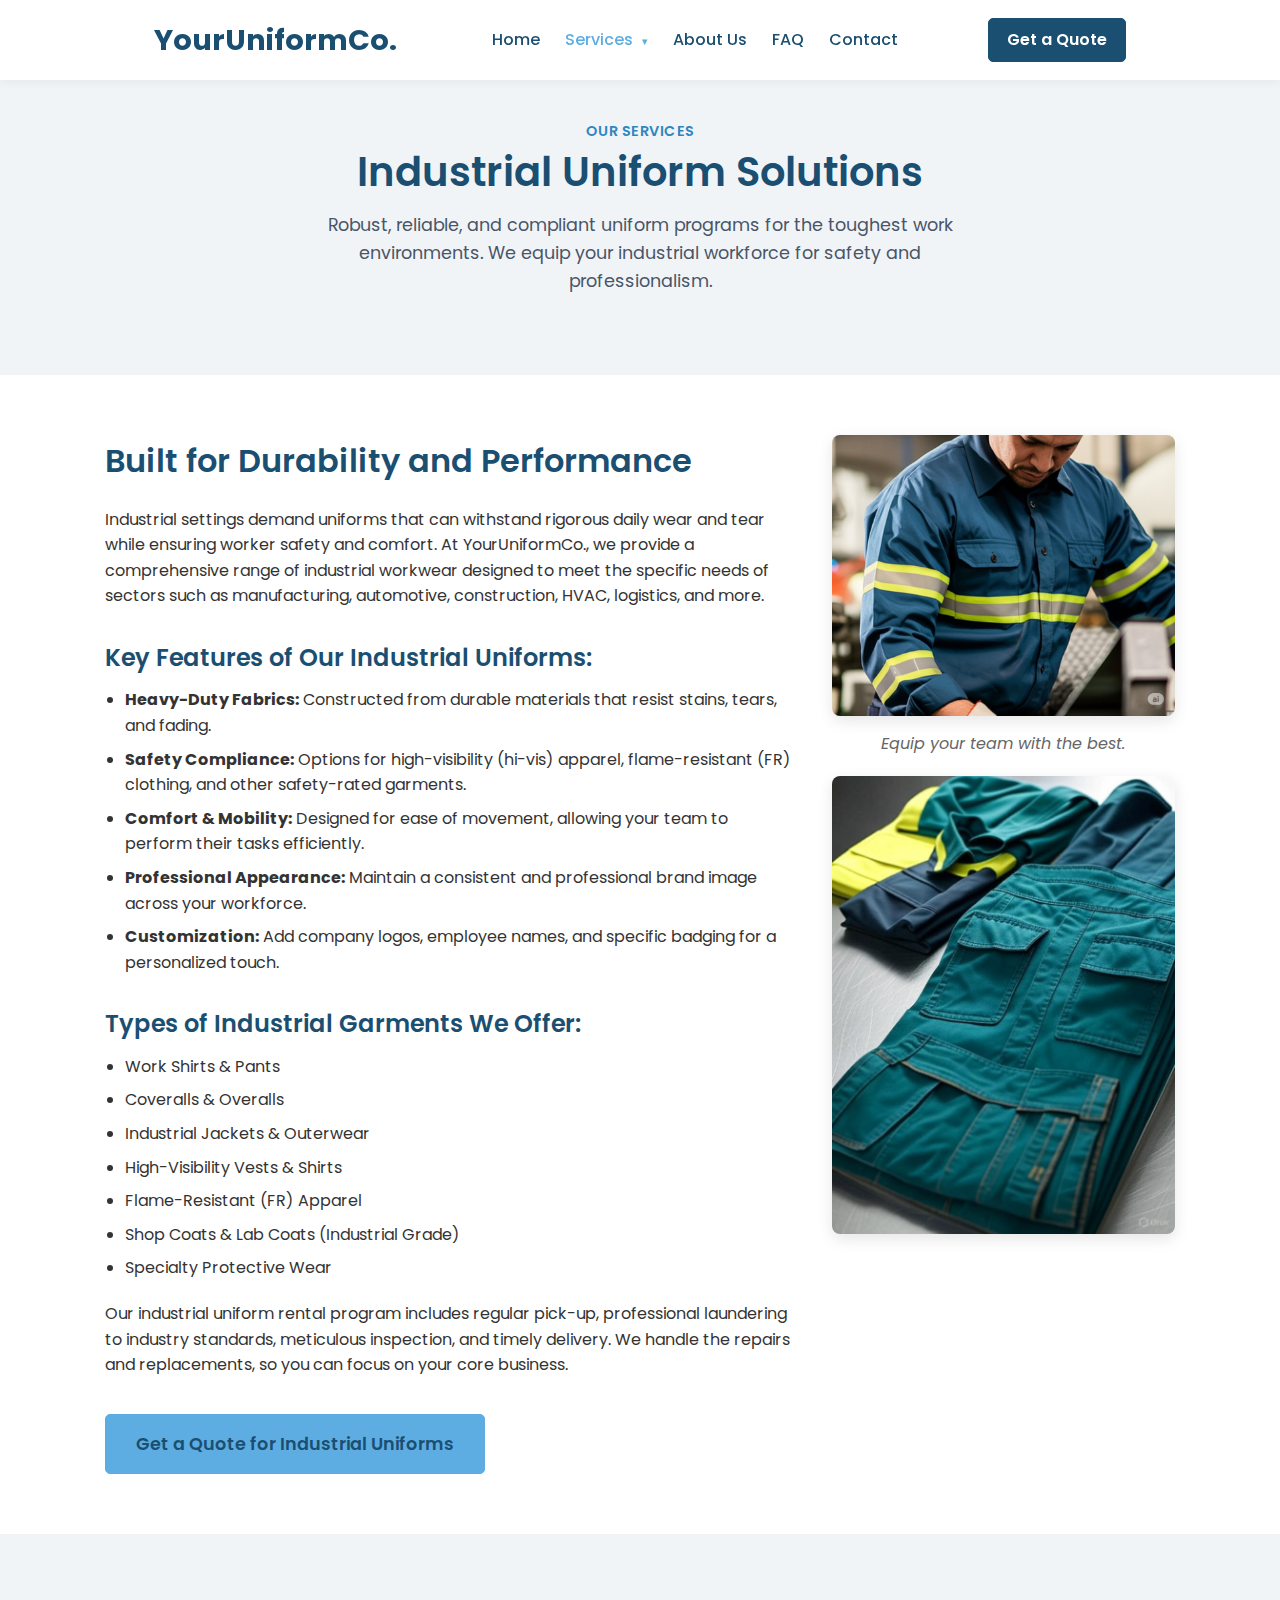
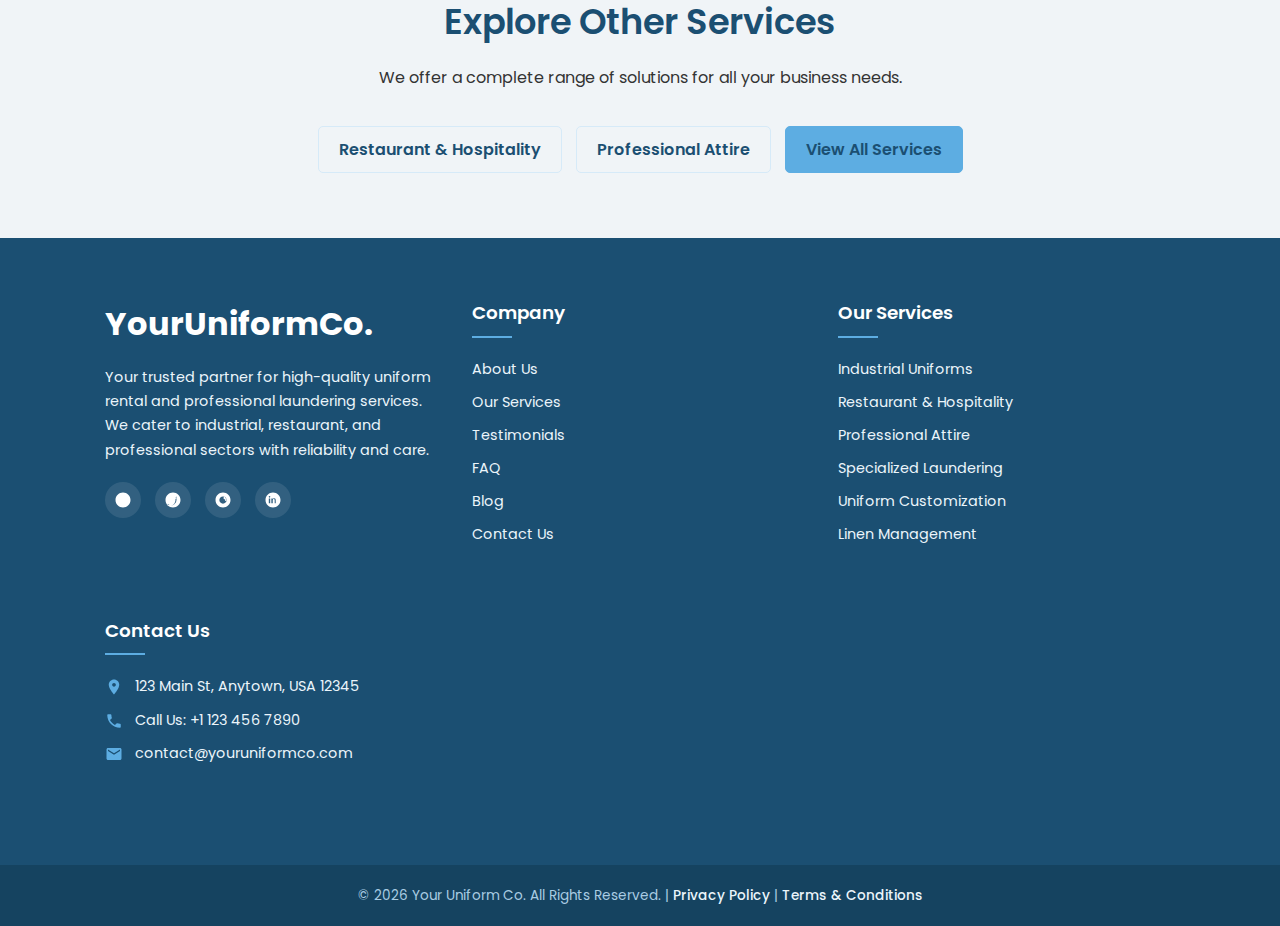
<file: services-industrial.html>
<!-- START: services-industrial.html -->

<!DOCTYPE html>
<html lang="en">
<head>
    <meta charset="UTF-8">
    <meta name="viewport" content="width=device-width, initial-scale=1.0">
    <title>Industrial Uniform Services - Your Uniform Co.</title>
    <link rel="stylesheet" href="css/style.css">
    <link rel="preconnect" href="https://fonts.googleapis.com">
    <link rel="preconnect" href="https://fonts.gstatic.com" crossorigin>
    <link href="https://fonts.googleapis.com/css2?family=Poppins:wght@400;500;600;700&display=swap" rel="stylesheet">
</head>
<body class="">

    <header>
        <div class="container nav-container">
            <a href="index.html" class="logo">
                <!-- <img src="images/logo.png" alt="Your Uniform Co. Logo"> -->
                YourUniformCo.
            </a>
            <nav class="main-nav">
                <ul>
                    <li><a href="index.html" class="">Home</a></li>
                    <li class="dropdown">
                        <a href="services.html" class="active">Services <span class="arrow-down">&#9662;</span></a>
                        <ul class="dropdown-menu">
                            <li><a href="services-industrial.html" class="active">Industrial</a></li>
                            <li><a href="services-restaurants.html" class="">Restaurants</a></li>
                            <li><a href="services-professional.html" class="">Professional</a></li>
                            <li><a href="services-laundering.html" class="">Laundering</a></li>
                            <li><a href="services.html#all-services">All Services</a></li>
                        </ul>
                    </li>
                    <li><a href="about.html" class="">About Us</a></li>
                    <li><a href="faq.html" class="">FAQ</a></li>
                    <li><a href="contact.html" class="">Contact</a></li>
                </ul>
            </nav>
            <a href="contact.html#quote-form" class="btn btn-primary nav-btn">Get a Quote</a>
            <button class="hamburger-menu" aria-label="Open navigation menu" aria-expanded="false">
                <span></span>
                <span></span>
                <span></span>
            </button>
        </div>
    </header>

    <main>
        
        <section class="page-header-padding section-padding" style="background-color: var(--grey-color);">
            <div class="container">
                <div class="section-header text-center">
                    <span class="subtitle">Our Services</span>
                    <h1>Industrial Uniform Solutions</h1>
                    <p class="lead">Robust, reliable, and compliant uniform programs for the toughest work environments. We equip your industrial workforce for safety and professionalism.</p>
                </div>
            </div>
        </section>

        <section class="service-detail-content section-padding">
            <div class="container">
                <div class="service-detail-layout" style="display: flex; flex-wrap: wrap; gap: 40px;">
                    <div class="service-detail-text" style="flex: 2; min-width: 300px;">
                        <h2>Built for Durability and Performance</h2>
                        <p>Industrial settings demand uniforms that can withstand rigorous daily wear and tear while ensuring worker safety and comfort. At YourUniformCo., we provide a comprehensive range of industrial workwear designed to meet the specific needs of sectors such as manufacturing, automotive, construction, HVAC, logistics, and more.</p>
                        
                        <h3>Key Features of Our Industrial Uniforms:</h3>
                        <ul>
                            <li><strong>Heavy-Duty Fabrics:</strong> Constructed from durable materials that resist stains, tears, and fading.</li>
                            <li><strong>Safety Compliance:</strong> Options for high-visibility (hi-vis) apparel, flame-resistant (FR) clothing, and other safety-rated garments.</li>
                            <li><strong>Comfort & Mobility:</strong> Designed for ease of movement, allowing your team to perform their tasks efficiently.</li>
                            <li><strong>Professional Appearance:</strong> Maintain a consistent and professional brand image across your workforce.</li>
                            <li><strong>Customization:</strong> Add company logos, employee names, and specific badging for a personalized touch.</li>
                        </ul>

                        <h3>Types of Industrial Garments We Offer:</h3>
                        <ul class="feature-list">
                            <li>Work Shirts & Pants</li>
                            <li>Coveralls & Overalls</li>
                            <li>Industrial Jackets & Outerwear</li>
                            <li>High-Visibility Vests & Shirts</li>
                            <li>Flame-Resistant (FR) Apparel</li>
                            <li>Shop Coats & Lab Coats (Industrial Grade)</li>
                            <li>Specialty Protective Wear</li>
                        </ul>

                        <p>Our industrial uniform rental program includes regular pick-up, professional laundering to industry standards, meticulous inspection, and timely delivery. We handle the repairs and replacements, so you can focus on your core business.</p>

                        <a href="contact.html#quote-form" class="btn btn-primary btn-large" style="margin-top: 20px;">Get a Quote for Industrial Uniforms</a>
                    </div>
                    <div class="service-detail-image" style="flex: 1; min-width: 280px; text-align:center;">
                        <img src="images/industrial-uniforms.jpg" alt="Industrial worker in durable uniform" style="max-width: 100%; height: auto; border-radius: 8px; box-shadow: 0 5px 15px rgba(0,0,0,0.1);">
                        <p style="margin-top:15px; font-style:italic;">Equip your team with the best.</p>
                         <img src="images/industrial-uniforms-2.jpg" alt="Various industrial uniforms" style="margin-top:20px; max-width: 100%; height: auto; border-radius: 8px; box-shadow: 0 5px 15px rgba(0,0,0,0.1);">
                    </div>
                </div>
            </div>
        </section>
        
        <!-- You can add a CTA or related services section here if desired -->
        <section class="cta-section section-padding" style="background-color: var(--grey-color);">
            <div class="container text-center">
                <h2 style="color: var(--dark-color);">Explore Other Services</h2>
                <p class="lead" style="color: var(--text-color); margin-bottom: 30px;">We offer a complete range of solutions for all your business needs.</p>
                <a href="services-restaurants.html" class="btn btn-secondary" style="margin: 5px;">Restaurant & Hospitality</a>
                <a href="services-professional.html" class="btn btn-secondary" style="margin: 5px;">Professional Attire</a>
                <a href="services.html" class="btn btn-primary" style="margin: 5px;">View All Services</a>
            </div>
        </section>

    </main>

    <footer class="site-footer">
        <div class="footer-top section-padding">
            <div class="container">
                <div class="footer-grid">
                    <div class="footer-widget footer-about">
                        <a href="index.html" class="footer-logo">
                            YourUniformCo.
                        </a>
                        <p>Your trusted partner for high-quality uniform rental and professional laundering services. We cater to industrial, restaurant, and professional sectors with reliability and care.</p>
                        <div class="social-icons">
                            <a href="#" aria-label="Facebook"><svg viewBox="0 0 24 24"><path d="M12 2.04c-5.5 0-10 4.49-10 10s4.5 10 10 10c5.51 0 10-4.49 10-10s-4.49-10-10-10zm3.6 7.95h-2.19v-1.6c0-.54.25-.88.79-.88h1.29v-2.1H13.4c-2.07 0-3.09 1.24-3.09 2.83v1.75H8.79v2.23h1.51v6.02h2.5v-6.02h1.9c.16 0 .31-.02.45-.05l.4 0v-2.18z"/></svg></a>
                            <a href="#" aria-label="Twitter"><svg viewBox="0 0 24 24"><path d="M12 2.04c-5.5 0-10 4.49-10 10s4.5 10 10 10c5.51 0 10-4.49 10-10s-4.49-10-10-10zm4.67 8.81c.01.12.01.24.01.37 0 3.75-2.86 8.08-8.08 8.08-1.6 0-3.09-.47-4.35-1.28.22.03.45.04.67.04 1.33 0 2.55-.45 3.52-1.21-.62-.01-1.24-.21-1.76-.57-.21.04-.43.06-.65.06-.26 0-.51-.03-.75-.1.2.96.95 1.88 1.91 2.08-.71.56-1.61.89-2.58.89-.2 0-.4-.01-.6-.04.92.6 2.02.94 3.19.94 3.83 0 7.07-2.68 7.92-6.3.31-1.26.3-2.3.18-3.17.81-.58 1.51-1.3 2.06-2.13-.74.33-1.54.55-2.38.65.86-.51 1.51-1.32 1.82-2.29z"/></svg></a>
                            <a href="#" aria-label="Instagram"><svg viewBox="0 0 24 24"><path d="M12 2.04c-5.5 0-10 4.49-10 10s4.5 10 10 10c5.51 0 10-4.49 10-10s-4.49-10-10-10zm0 14.87c-2.68 0-4.87-2.18-4.87-4.87s2.18-4.87 4.87-4.87 4.87 2.18 4.87 4.87-2.19 4.87-4.87 4.87zm5.44-4.97c0 .76-.62 1.38-1.38 1.38s-1.38-.62-1.38-1.38.62-1.38 1.38-1.38 1.38.62 1.38 1.38zm-2.18-4.03c.3 0 .55.24.55.55v1.84c0 .3-.24.55-.55.55h-1.84c-.3 0-.55-.24-.55-.55V8.45c0-.3.24-.55.55-.55h1.84z"/></svg></a>
                            <a href="#" aria-label="LinkedIn"><svg viewBox="0 0 24 24"><path d="M12 2.04c-5.5 0-10 4.49-10 10s4.5 10 10 10c5.51 0 10-4.49 10-10s-4.49-10-10-10zM8.29 16.33H6.41V9.85h1.88v6.48zm-.94-7.43c-.62 0-1.11-.49-1.11-1.11s.49-1.11 1.11-1.11c.61 0 1.11.49 1.11 1.11s-.5 1.11-1.11 1.11zm8.77 7.43h-1.88v-3.56c0-.85-.02-1.94-1.18-1.94-1.18 0-1.37.93-1.37 1.88v3.63h-1.88V9.85h1.8v.82h.03c.25-.47.86-.97 1.78-.97 1.9 0 2.25 1.25 2.25 2.88v4.75z"/></svg></a>
                        </div>
                    </div>
                    <div class="footer-widget">
                        <h4 class="widget-title">Company</h4>
                        <ul>
                            <li><a href="about.html">About Us</a></li>
                            <li><a href="services.html">Our Services</a></li>
                            <li><a href="index.html#testimonials-section">Testimonials</a></li>
                            <li><a href="faq.html">FAQ</a></li>
                            <li><a href="blog.html">Blog</a></li>
                            <li><a href="contact.html">Contact Us</a></li>
                        </ul>
                    </div>
                    <div class="footer-widget">
                        <h4 class="widget-title">Our Services</h4>
                        <ul>
                            <li><a href="services-industrial.html">Industrial Uniforms</a></li>
                            <li><a href="services-restaurants.html">Restaurant & Hospitality</a></li>
                            <li><a href="services-professional.html">Professional Attire</a></li>
                            <li><a href="services-laundering.html">Specialized Laundering</a></li>
                            <li><a href="#">Uniform Customization</a></li>
                            <li><a href="#">Linen Management</a></li>
                        </ul>
                    </div>
                    <div class="footer-widget">
                        <h4 class="widget-title">Contact Us</h4>
                        <ul class="contact-info">
                            <li>
                                <svg viewBox="0 0 24 24"><path d="M12 2C8.13 2 5 5.13 5 9c0 5.25 7 13 7 13s7-7.75 7-13c0-3.87-3.13-7-7-7zm0 9.5c-1.38 0-2.5-1.12-2.5-2.5s1.12-2.5 2.5-2.5 2.5 1.12 2.5 2.5-1.12 2.5-2.5 2.5z"/></svg>
                                <span>123 Main St, Anytown, USA 12345</span>
                            </li>
                            <li>
                                <svg viewBox="0 0 24 24"><path d="M6.62 10.79c1.44 2.83 3.76 5.14 6.59 6.59l2.2-2.2c.27-.27.67-.36 1.02-.24 1.12.37 2.33.57 3.57.57.55 0 1 .45 1 1V20c0 .55-.45 1-1 1-9.39 0-17-7.61-17-17 0-.55.45-1 1-1h3.5c.55 0 1 .45 1 1 0 1.25.2 2.45.57 3.57.11.35.03.74-.25 1.02l-2.2 2.2z"/></svg>
                                <span>Call Us: +1 123 456 7890</span>
                            </li>
                            <li>
                                <svg viewBox="0 0 24 24"><path d="M20 4H4c-1.1 0-1.99.9-1.99 2L2 18c0 1.1.9 2 2 2h16c1.1 0 2-.9 2-2V6c0-1.1-.9-2-2-2zm0 4l-8 5-8-5V6l8 5 8-5v2z"/></svg>
                                <a href="mailto:contact@youruniformco.com">contact@youruniformco.com</a>
                            </li>
                        </ul>
                    </div>
                </div>
            </div>
        </div>
        <div class="footer-bottom">
            <div class="container">
                <p>&copy; <span id="currentYear"></span> Your Uniform Co. All Rights Reserved. | <a href="privacy.html">Privacy Policy</a> | <a href="terms.html">Terms & Conditions</a></p>
            </div>
        </div>
    </footer>

    <script src="js/main.js"></script>
</body>
</html>

<!-- END: services-industrial.html -->
</file>
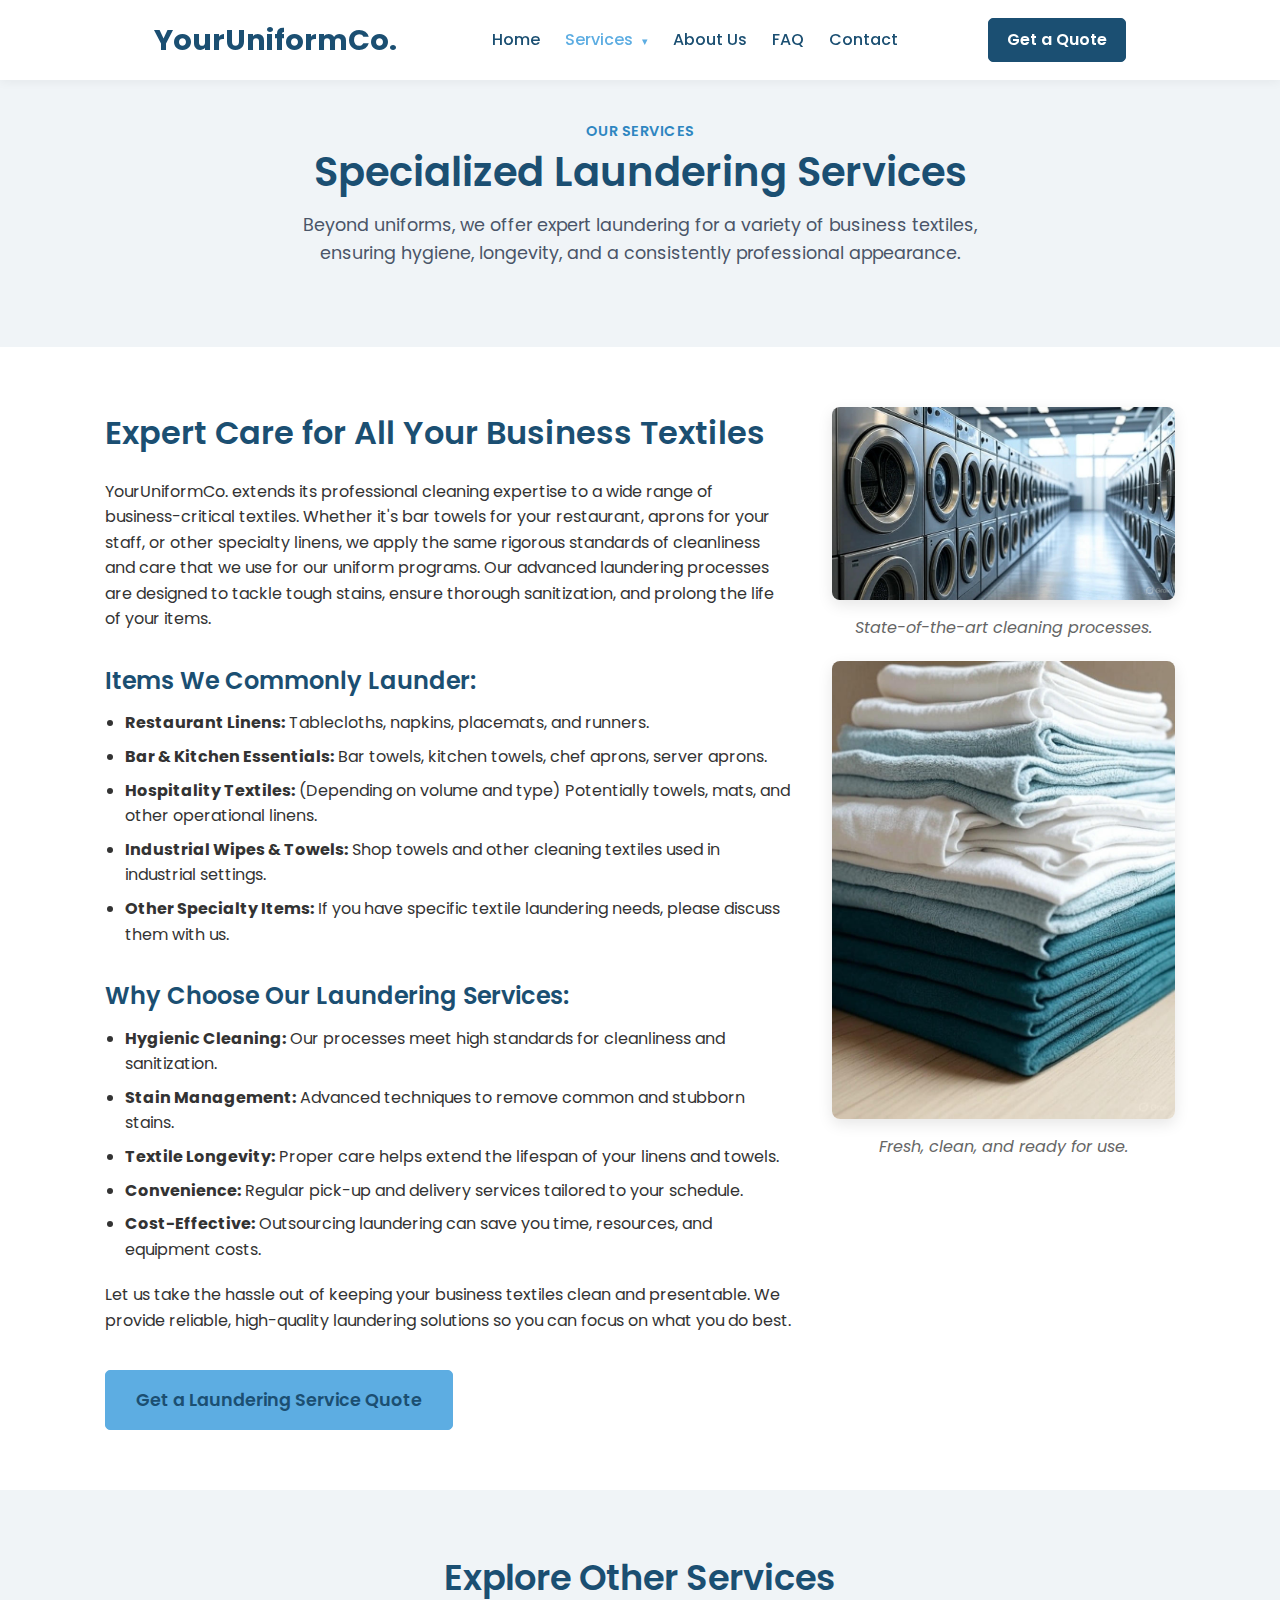
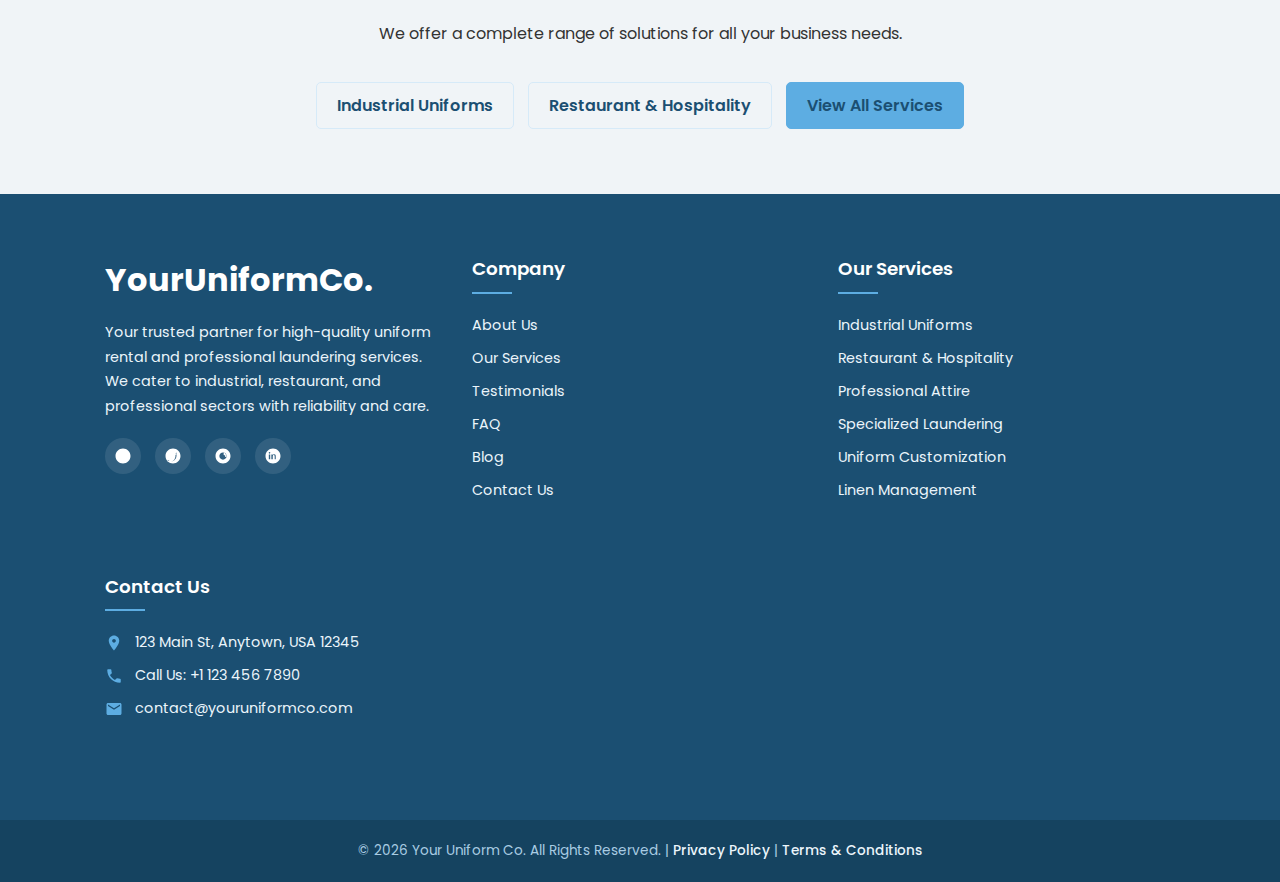
<file: services-laundering.html>
<!-- START: services-laundering.html -->

<!DOCTYPE html>
<html lang="en">
<head>
    <meta charset="UTF-8">
    <meta name="viewport" content="width=device-width, initial-scale=1.0">
    <title>Specialized Laundering Services - Your Uniform Co.</title>
    <link rel="stylesheet" href="css/style.css">
    <link rel="preconnect" href="https://fonts.googleapis.com">
    <link rel="preconnect" href="https://fonts.gstatic.com" crossorigin>
    <link href="https://fonts.googleapis.com/css2?family=Poppins:wght@400;500;600;700&display=swap" rel="stylesheet">
</head>
<body class="">

    <header>
        <div class="container nav-container">
            <a href="index.html" class="logo">
                <!-- <img src="images/logo.png" alt="Your Uniform Co. Logo"> -->
                YourUniformCo.
            </a>
            <nav class="main-nav">
                <ul>
                    <li><a href="index.html" class="">Home</a></li>
                    <li class="dropdown">
                        <a href="services.html" class="active">Services <span class="arrow-down">&#9662;</span></a>
                        <ul class="dropdown-menu">
                            <li><a href="services-industrial.html" class="">Industrial</a></li>
                            <li><a href="services-restaurants.html" class="">Restaurants</a></li>
                            <li><a href="services-professional.html" class="">Professional</a></li>
                            <li><a href="services-laundering.html" class="active">Laundering</a></li>
                            <li><a href="services.html#all-services">All Services</a></li>
                        </ul>
                    </li>
                    <li><a href="about.html" class="">About Us</a></li>
                    <li><a href="faq.html" class="">FAQ</a></li>
                    <li><a href="contact.html" class="">Contact</a></li>
                </ul>
            </nav>
            <a href="contact.html#quote-form" class="btn btn-primary nav-btn">Get a Quote</a>
            <button class="hamburger-menu" aria-label="Open navigation menu" aria-expanded="false">
                <span></span>
                <span></span>
                <span></span>
            </button>
        </div>
    </header>

    <main>
        
        <section class="page-header-padding section-padding" style="background-color: var(--grey-color);">
            <div class="container">
                <div class="section-header text-center">
                    <span class="subtitle">Our Services</span>
                    <h1>Specialized Laundering Services</h1>
                    <p class="lead">Beyond uniforms, we offer expert laundering for a variety of business textiles, ensuring hygiene, longevity, and a consistently professional appearance.</p>
                </div>
            </div>
        </section>

        <section class="service-detail-content section-padding">
            <div class="container">
                <div class="service-detail-layout" style="display: flex; flex-wrap: wrap; gap: 40px; align-items: flex-start;">
                    <div class="service-detail-text" style="flex: 2; min-width: 300px;">
                        <h2>Expert Care for All Your Business Textiles</h2>
                        <p>YourUniformCo. extends its professional cleaning expertise to a wide range of business-critical textiles. Whether it's bar towels for your restaurant, aprons for your staff, or other specialty linens, we apply the same rigorous standards of cleanliness and care that we use for our uniform programs. Our advanced laundering processes are designed to tackle tough stains, ensure thorough sanitization, and prolong the life of your items.</p>
                        
                        <h3>Items We Commonly Launder:</h3>
                        <ul>
                            <li><strong>Restaurant Linens:</strong> Tablecloths, napkins, placemats, and runners.</li>
                            <li><strong>Bar & Kitchen Essentials:</strong> Bar towels, kitchen towels, chef aprons, server aprons.</li>
                            <li><strong>Hospitality Textiles:</strong> (Depending on volume and type) Potentially towels, mats, and other operational linens.</li>
                            <li><strong>Industrial Wipes & Towels:</strong> Shop towels and other cleaning textiles used in industrial settings.</li>
                            <li><strong>Other Specialty Items:</strong> If you have specific textile laundering needs, please discuss them with us.</li>
                        </ul>

                        <h3>Why Choose Our Laundering Services:</h3>
                        <ul class="feature-list">
                            <li><strong>Hygienic Cleaning:</strong> Our processes meet high standards for cleanliness and sanitization.</li>
                            <li><strong>Stain Management:</strong> Advanced techniques to remove common and stubborn stains.</li>
                            <li><strong>Textile Longevity:</strong> Proper care helps extend the lifespan of your linens and towels.</li>
                            <li><strong>Convenience:</strong> Regular pick-up and delivery services tailored to your schedule.</li>
                            <li><strong>Cost-Effective:</strong> Outsourcing laundering can save you time, resources, and equipment costs.</li>
                        </ul>
                        <p>Let us take the hassle out of keeping your business textiles clean and presentable. We provide reliable, high-quality laundering solutions so you can focus on what you do best.</p>

                        <a href="contact.html#quote-form" class="btn btn-primary btn-large" style="margin-top: 20px;">Get a Laundering Service Quote</a>
                    </div>
                    <div class="service-detail-image" style="flex: 1; min-width: 280px; text-align:center;">
                        <img src="images/laundering-facility.jpg" alt="Professional laundering facility" style="max-width: 100%; height: auto; border-radius: 8px; box-shadow: 0 5px 15px rgba(0,0,0,0.1);">
                        <p style="margin-top:15px; font-style:italic;">State-of-the-art cleaning processes.</p>
                        <img src="images/folded-linens.jpg" alt="Neatly folded clean linens and towels" style="margin-top:20px; max-width: 100%; height: auto; border-radius: 8px; box-shadow: 0 5px 15px rgba(0,0,0,0.1);">
                        <p style="margin-top:15px; font-style:italic;">Fresh, clean, and ready for use.</p>
                    </div>
                </div>
            </div>
        </section>
        
        <section class="cta-section section-padding" style="background-color: var(--grey-color);">
            <div class="container text-center">
                <h2 style="color: var(--dark-color);">Explore Other Services</h2>
                <p class="lead" style="color: var(--text-color); margin-bottom: 30px;">We offer a complete range of solutions for all your business needs.</p>
                <a href="services-industrial.html" class="btn btn-secondary" style="margin: 5px;">Industrial Uniforms</a>
                <a href="services-restaurants.html" class="btn btn-secondary" style="margin: 5px;">Restaurant & Hospitality</a>
                <a href="services.html" class="btn btn-primary" style="margin: 5px;">View All Services</a>
            </div>
        </section>

    </main>

    <footer class="site-footer">
        <div class="footer-top section-padding">
            <div class="container">
                <div class="footer-grid">
                    <div class="footer-widget footer-about">
                        <a href="index.html" class="footer-logo">
                            YourUniformCo.
                        </a>
                        <p>Your trusted partner for high-quality uniform rental and professional laundering services. We cater to industrial, restaurant, and professional sectors with reliability and care.</p>
                        <div class="social-icons">
                            <a href="#" aria-label="Facebook"><svg viewBox="0 0 24 24"><path d="M12 2.04c-5.5 0-10 4.49-10 10s4.5 10 10 10c5.51 0 10-4.49 10-10s-4.49-10-10-10zm3.6 7.95h-2.19v-1.6c0-.54.25-.88.79-.88h1.29v-2.1H13.4c-2.07 0-3.09 1.24-3.09 2.83v1.75H8.79v2.23h1.51v6.02h2.5v-6.02h1.9c.16 0 .31-.02.45-.05l.4 0v-2.18z"/></svg></a>
                            <a href="#" aria-label="Twitter"><svg viewBox="0 0 24 24"><path d="M12 2.04c-5.5 0-10 4.49-10 10s4.5 10 10 10c5.51 0 10-4.49 10-10s-4.49-10-10-10zm4.67 8.81c.01.12.01.24.01.37 0 3.75-2.86 8.08-8.08 8.08-1.6 0-3.09-.47-4.35-1.28.22.03.45.04.67.04 1.33 0 2.55-.45 3.52-1.21-.62-.01-1.24-.21-1.76-.57-.21.04-.43.06-.65.06-.26 0-.51-.03-.75-.1.2.96.95 1.88 1.91 2.08-.71.56-1.61.89-2.58.89-.2 0-.4-.01-.6-.04.92.6 2.02.94 3.19.94 3.83 0 7.07-2.68 7.92-6.3.31-1.26.3-2.3.18-3.17.81-.58 1.51-1.3 2.06-2.13-.74.33-1.54.55-2.38.65.86-.51 1.51-1.32 1.82-2.29z"/></svg></a>
                            <a href="#" aria-label="Instagram"><svg viewBox="0 0 24 24"><path d="M12 2.04c-5.5 0-10 4.49-10 10s4.5 10 10 10c5.51 0 10-4.49 10-10s-4.49-10-10-10zm0 14.87c-2.68 0-4.87-2.18-4.87-4.87s2.18-4.87 4.87-4.87 4.87 2.18 4.87 4.87-2.19 4.87-4.87 4.87zm5.44-4.97c0 .76-.62 1.38-1.38 1.38s-1.38-.62-1.38-1.38.62-1.38 1.38-1.38 1.38.62 1.38 1.38zm-2.18-4.03c.3 0 .55.24.55.55v1.84c0 .3-.24.55-.55.55h-1.84c-.3 0-.55-.24-.55-.55V8.45c0-.3.24-.55.55-.55h1.84z"/></svg></a>
                            <a href="#" aria-label="LinkedIn"><svg viewBox="0 0 24 24"><path d="M12 2.04c-5.5 0-10 4.49-10 10s4.5 10 10 10c5.51 0 10-4.49 10-10s-4.49-10-10-10zM8.29 16.33H6.41V9.85h1.88v6.48zm-.94-7.43c-.62 0-1.11-.49-1.11-1.11s.49-1.11 1.11-1.11c.61 0 1.11.49 1.11 1.11s-.5 1.11-1.11 1.11zm8.77 7.43h-1.88v-3.56c0-.85-.02-1.94-1.18-1.94-1.18 0-1.37.93-1.37 1.88v3.63h-1.88V9.85h1.8v.82h.03c.25-.47.86-.97 1.78-.97 1.9 0 2.25 1.25 2.25 2.88v4.75z"/></svg></a>
                        </div>
                    </div>
                    <div class="footer-widget">
                        <h4 class="widget-title">Company</h4>
                        <ul>
                            <li><a href="about.html">About Us</a></li>
                            <li><a href="services.html">Our Services</a></li>
                            <li><a href="index.html#testimonials-section">Testimonials</a></li>
                            <li><a href="faq.html">FAQ</a></li>
                            <li><a href="blog.html">Blog</a></li>
                            <li><a href="contact.html">Contact Us</a></li>
                        </ul>
                    </div>
                    <div class="footer-widget">
                        <h4 class="widget-title">Our Services</h4>
                        <ul>
                            <li><a href="services-industrial.html">Industrial Uniforms</a></li>
                            <li><a href="services-restaurants.html">Restaurant & Hospitality</a></li>
                            <li><a href="services-professional.html">Professional Attire</a></li>
                            <li><a href="services-laundering.html">Specialized Laundering</a></li>
                            <li><a href="#">Uniform Customization</a></li>
                            <li><a href="#">Linen Management</a></li>
                        </ul>
                    </div>
                    <div class="footer-widget">
                        <h4 class="widget-title">Contact Us</h4>
                        <ul class="contact-info">
                            <li>
                                <svg viewBox="0 0 24 24"><path d="M12 2C8.13 2 5 5.13 5 9c0 5.25 7 13 7 13s7-7.75 7-13c0-3.87-3.13-7-7-7zm0 9.5c-1.38 0-2.5-1.12-2.5-2.5s1.12-2.5 2.5-2.5 2.5 1.12 2.5 2.5-1.12 2.5-2.5 2.5z"/></svg>
                                <span>123 Main St, Anytown, USA 12345</span>
                            </li>
                            <li>
                                <svg viewBox="0 0 24 24"><path d="M6.62 10.79c1.44 2.83 3.76 5.14 6.59 6.59l2.2-2.2c.27-.27.67-.36 1.02-.24 1.12.37 2.33.57 3.57.57.55 0 1 .45 1 1V20c0 .55-.45 1-1 1-9.39 0-17-7.61-17-17 0-.55.45-1 1-1h3.5c.55 0 1 .45 1 1 0 1.25.2 2.45.57 3.57.11.35.03.74-.25 1.02l-2.2 2.2z"/></svg>
                                <span>Call Us: +1 123 456 7890</span>
                            </li>
                            <li>
                                <svg viewBox="0 0 24 24"><path d="M20 4H4c-1.1 0-1.99.9-1.99 2L2 18c0 1.1.9 2 2 2h16c1.1 0 2-.9 2-2V6c0-1.1-.9-2-2-2zm0 4l-8 5-8-5V6l8 5 8-5v2z"/></svg>
                                <a href="mailto:contact@youruniformco.com">contact@youruniformco.com</a>
                            </li>
                        </ul>
                    </div>
                </div>
            </div>
        </div>
        <div class="footer-bottom">
            <div class="container">
                <p>&copy; <span id="currentYear"></span> Your Uniform Co. All Rights Reserved. | <a href="privacy.html">Privacy Policy</a> | <a href="terms.html">Terms & Conditions</a></p>
            </div>
        </div>
    </footer>

    <script src="js/main.js"></script>
</body>
</html>

<!-- END: services-laundering.html -->
</file>
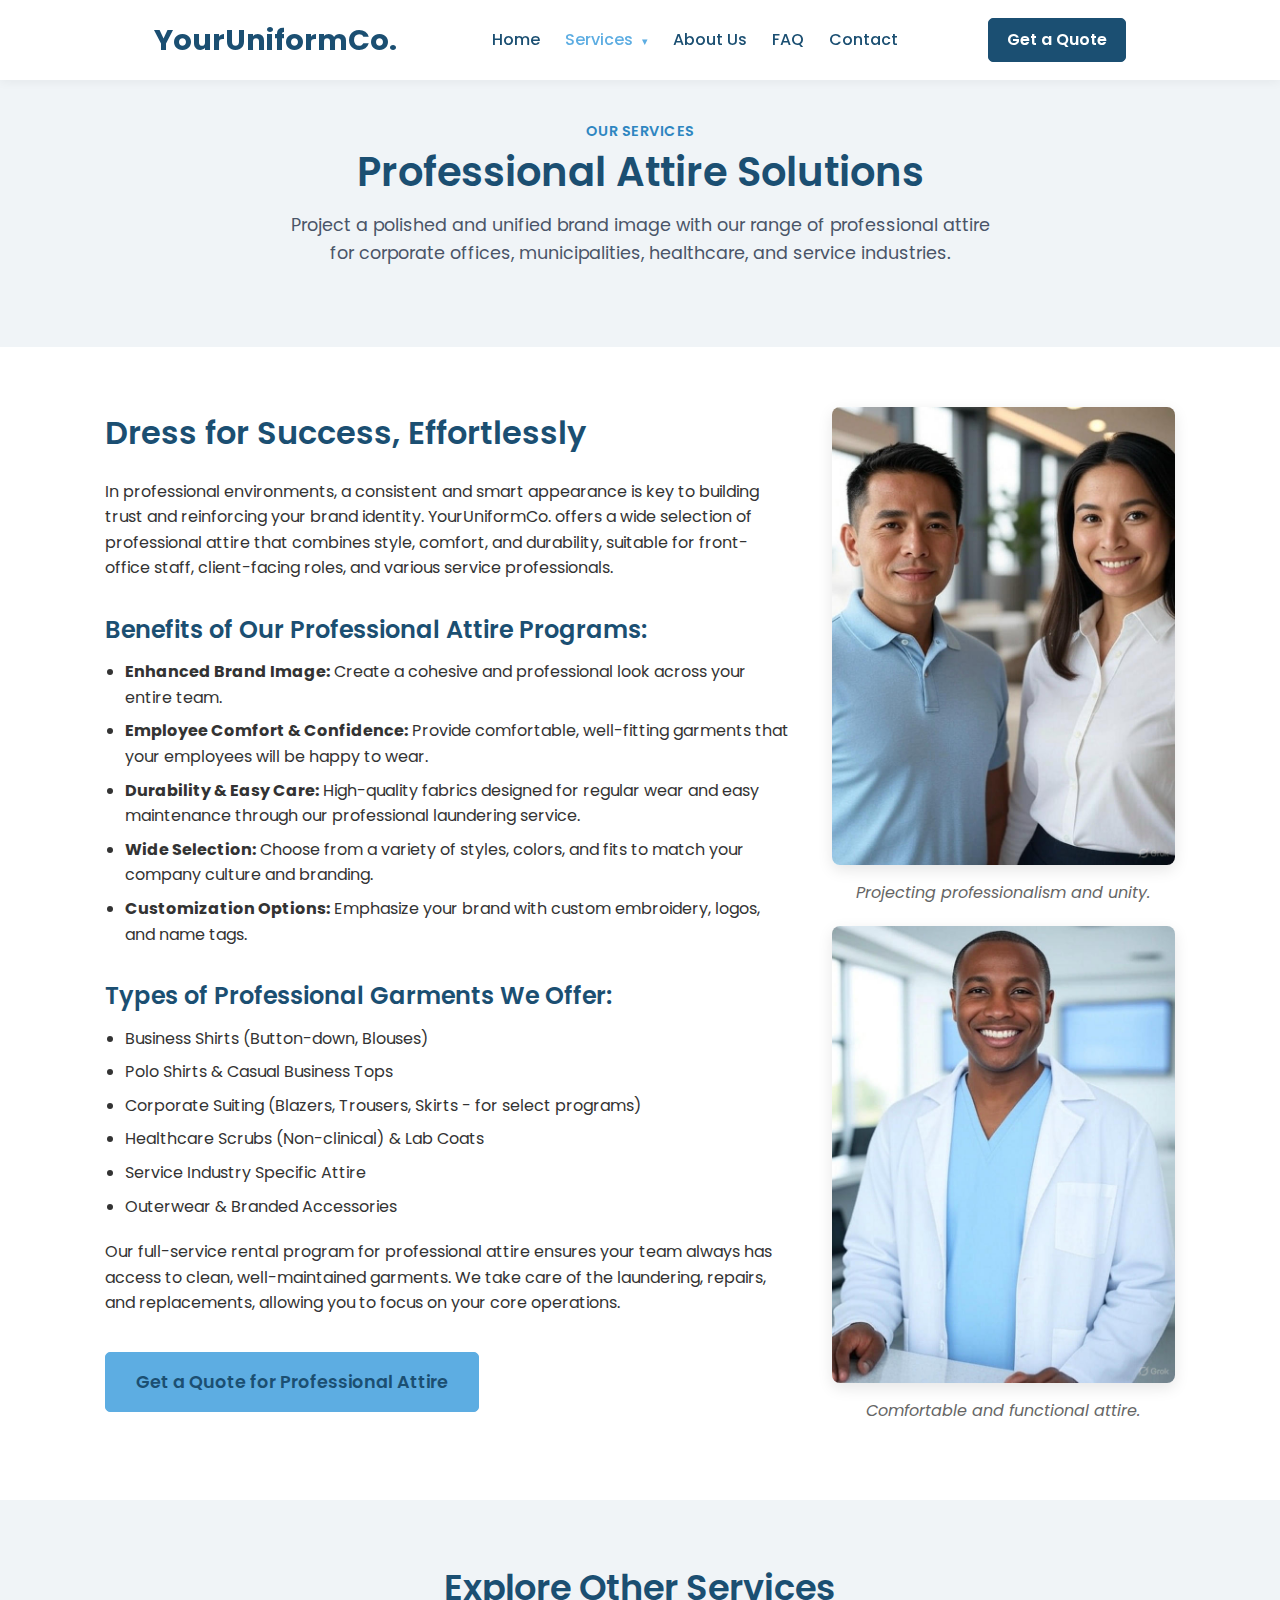
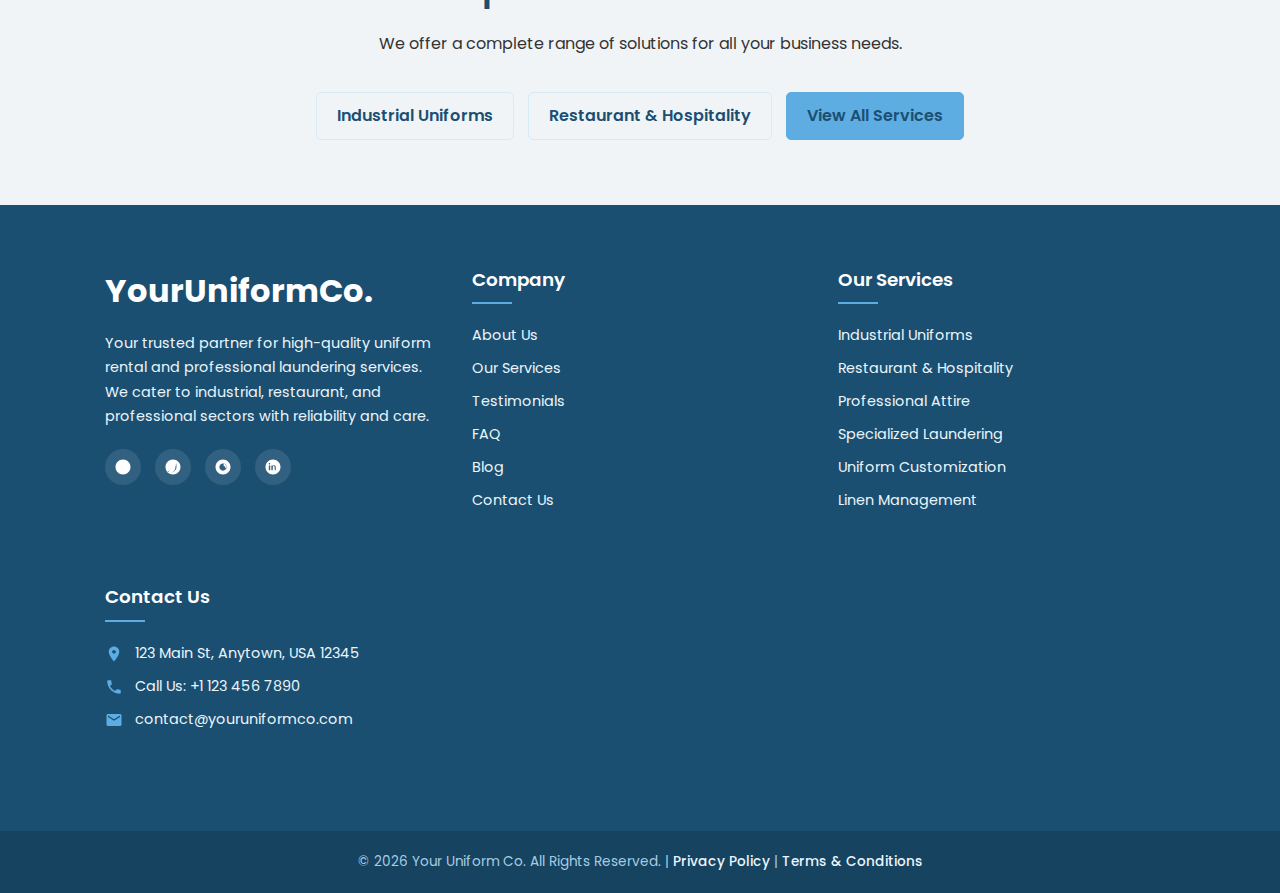
<file: services-professional.html>
<!-- START: services-professional.html -->

<!DOCTYPE html>
<html lang="en">
<head>
    <meta charset="UTF-8">
    <meta name="viewport" content="width=device-width, initial-scale=1.0">
    <title>Professional Attire Services - Your Uniform Co.</title>
    <link rel="stylesheet" href="css/style.css">
    <link rel="preconnect" href="https://fonts.googleapis.com">
    <link rel="preconnect" href="https://fonts.gstatic.com" crossorigin>
    <link href="https://fonts.googleapis.com/css2?family=Poppins:wght@400;500;600;700&display=swap" rel="stylesheet">
</head>
<body class="">

    <header>
        <div class="container nav-container">
            <a href="index.html" class="logo">
                <!-- <img src="images/logo.png" alt="Your Uniform Co. Logo"> -->
                YourUniformCo.
            </a>
            <nav class="main-nav">
                <ul>
                    <li><a href="index.html" class="">Home</a></li>
                    <li class="dropdown">
                        <a href="services.html" class="active">Services <span class="arrow-down">&#9662;</span></a>
                        <ul class="dropdown-menu">
                            <li><a href="services-industrial.html" class="">Industrial</a></li>
                            <li><a href="services-restaurants.html" class="">Restaurants</a></li>
                            <li><a href="services-professional.html" class="active">Professional</a></li>
                            <li><a href="services-laundering.html" class="">Laundering</a></li>
                            <li><a href="services.html#all-services">All Services</a></li>
                        </ul>
                    </li>
                    <li><a href="about.html" class="">About Us</a></li>
                    <li><a href="faq.html" class="">FAQ</a></li>
                    <li><a href="contact.html" class="">Contact</a></li>
                </ul>
            </nav>
            <a href="contact.html#quote-form" class="btn btn-primary nav-btn">Get a Quote</a>
            <button class="hamburger-menu" aria-label="Open navigation menu" aria-expanded="false">
                <span></span>
                <span></span>
                <span></span>
            </button>
        </div>
    </header>

    <main>
        
        <section class="page-header-padding section-padding" style="background-color: var(--grey-color);">
            <div class="container">
                <div class="section-header text-center">
                    <span class="subtitle">Our Services</span>
                    <h1>Professional Attire Solutions</h1>
                    <p class="lead">Project a polished and unified brand image with our range of professional attire for corporate offices, municipalities, healthcare, and service industries.</p>
                </div>
            </div>
        </section>

        <section class="service-detail-content section-padding">
            <div class="container">
                <div class="service-detail-layout" style="display: flex; flex-wrap: wrap; gap: 40px; align-items: flex-start;">
                    <div class="service-detail-text" style="flex: 2; min-width: 300px;">
                        <h2>Dress for Success, Effortlessly</h2>
                        <p>In professional environments, a consistent and smart appearance is key to building trust and reinforcing your brand identity. YourUniformCo. offers a wide selection of professional attire that combines style, comfort, and durability, suitable for front-office staff, client-facing roles, and various service professionals.</p>
                        
                        <h3>Benefits of Our Professional Attire Programs:</h3>
                        <ul>
                            <li><strong>Enhanced Brand Image:</strong> Create a cohesive and professional look across your entire team.</li>
                            <li><strong>Employee Comfort & Confidence:</strong> Provide comfortable, well-fitting garments that your employees will be happy to wear.</li>
                            <li><strong>Durability & Easy Care:</strong> High-quality fabrics designed for regular wear and easy maintenance through our professional laundering service.</li>
                            <li><strong>Wide Selection:</strong> Choose from a variety of styles, colors, and fits to match your company culture and branding.</li>
                            <li><strong>Customization Options:</strong> Emphasize your brand with custom embroidery, logos, and name tags.</li>
                        </ul>

                        <h3>Types of Professional Garments We Offer:</h3>
                        <ul class="feature-list">
                            <li>Business Shirts (Button-down, Blouses)</li>
                            <li>Polo Shirts & Casual Business Tops</li>
                            <li>Corporate Suiting (Blazers, Trousers, Skirts - for select programs)</li>
                            <li>Healthcare Scrubs (Non-clinical) & Lab Coats</li>
                            <li>Service Industry Specific Attire</li>
                            <li>Outerwear & Branded Accessories</li>
                        </ul>
                        <p>Our full-service rental program for professional attire ensures your team always has access to clean, well-maintained garments. We take care of the laundering, repairs, and replacements, allowing you to focus on your core operations.</p>

                        <a href="contact.html#quote-form" class="btn btn-primary btn-large" style="margin-top: 20px;">Get a Quote for Professional Attire</a>
                    </div>
                    <div class="service-detail-image" style="flex: 1; min-width: 280px; text-align:center;">
                        <img src="images/professional-attire.jpg" alt="Professionals in smart uniforms" style="max-width: 100%; height: auto; border-radius: 8px; box-shadow: 0 5px 15px rgba(0,0,0,0.1);">
                        <p style="margin-top:15px; font-style:italic;">Projecting professionalism and unity.</p>
                        <img src="images/healthcare-uniforms.jpg" alt="Healthcare professional in scrubs" style="margin-top:20px; max-width: 100%; height: auto; border-radius: 8px; box-shadow: 0 5px 15px rgba(0,0,0,0.1);">
                        <p style="margin-top:15px; font-style:italic;">Comfortable and functional attire.</p>
                    </div>
                </div>
            </div>
        </section>
        
        <section class="cta-section section-padding" style="background-color: var(--grey-color);">
            <div class="container text-center">
                <h2 style="color: var(--dark-color);">Explore Other Services</h2>
                <p class="lead" style="color: var(--text-color); margin-bottom: 30px;">We offer a complete range of solutions for all your business needs.</p>
                <a href="services-industrial.html" class="btn btn-secondary" style="margin: 5px;">Industrial Uniforms</a>
                <a href="services-restaurants.html" class="btn btn-secondary" style="margin: 5px;">Restaurant & Hospitality</a>
                <a href="services.html" class="btn btn-primary" style="margin: 5px;">View All Services</a>
            </div>
        </section>

    </main>

    <footer class="site-footer">
        <div class="footer-top section-padding">
            <div class="container">
                <div class="footer-grid">
                    <div class="footer-widget footer-about">
                        <a href="index.html" class="footer-logo">
                            YourUniformCo.
                        </a>
                        <p>Your trusted partner for high-quality uniform rental and professional laundering services. We cater to industrial, restaurant, and professional sectors with reliability and care.</p>
                        <div class="social-icons">
                            <a href="#" aria-label="Facebook"><svg viewBox="0 0 24 24"><path d="M12 2.04c-5.5 0-10 4.49-10 10s4.5 10 10 10c5.51 0 10-4.49 10-10s-4.49-10-10-10zm3.6 7.95h-2.19v-1.6c0-.54.25-.88.79-.88h1.29v-2.1H13.4c-2.07 0-3.09 1.24-3.09 2.83v1.75H8.79v2.23h1.51v6.02h2.5v-6.02h1.9c.16 0 .31-.02.45-.05l.4 0v-2.18z"/></svg></a>
                            <a href="#" aria-label="Twitter"><svg viewBox="0 0 24 24"><path d="M12 2.04c-5.5 0-10 4.49-10 10s4.5 10 10 10c5.51 0 10-4.49 10-10s-4.49-10-10-10zm4.67 8.81c.01.12.01.24.01.37 0 3.75-2.86 8.08-8.08 8.08-1.6 0-3.09-.47-4.35-1.28.22.03.45.04.67.04 1.33 0 2.55-.45 3.52-1.21-.62-.01-1.24-.21-1.76-.57-.21.04-.43.06-.65.06-.26 0-.51-.03-.75-.1.2.96.95 1.88 1.91 2.08-.71.56-1.61.89-2.58.89-.2 0-.4-.01-.6-.04.92.6 2.02.94 3.19.94 3.83 0 7.07-2.68 7.92-6.3.31-1.26.3-2.3.18-3.17.81-.58 1.51-1.3 2.06-2.13-.74.33-1.54.55-2.38.65.86-.51 1.51-1.32 1.82-2.29z"/></svg></a>
                            <a href="#" aria-label="Instagram"><svg viewBox="0 0 24 24"><path d="M12 2.04c-5.5 0-10 4.49-10 10s4.5 10 10 10c5.51 0 10-4.49 10-10s-4.49-10-10-10zm0 14.87c-2.68 0-4.87-2.18-4.87-4.87s2.18-4.87 4.87-4.87 4.87 2.18 4.87 4.87-2.19 4.87-4.87 4.87zm5.44-4.97c0 .76-.62 1.38-1.38 1.38s-1.38-.62-1.38-1.38.62-1.38 1.38-1.38 1.38.62 1.38 1.38zm-2.18-4.03c.3 0 .55.24.55.55v1.84c0 .3-.24.55-.55.55h-1.84c-.3 0-.55-.24-.55-.55V8.45c0-.3.24-.55.55-.55h1.84z"/></svg></a>
                            <a href="#" aria-label="LinkedIn"><svg viewBox="0 0 24 24"><path d="M12 2.04c-5.5 0-10 4.49-10 10s4.5 10 10 10c5.51 0 10-4.49 10-10s-4.49-10-10-10zM8.29 16.33H6.41V9.85h1.88v6.48zm-.94-7.43c-.62 0-1.11-.49-1.11-1.11s.49-1.11 1.11-1.11c.61 0 1.11.49 1.11 1.11s-.5 1.11-1.11 1.11zm8.77 7.43h-1.88v-3.56c0-.85-.02-1.94-1.18-1.94-1.18 0-1.37.93-1.37 1.88v3.63h-1.88V9.85h1.8v.82h.03c.25-.47.86-.97 1.78-.97 1.9 0 2.25 1.25 2.25 2.88v4.75z"/></svg></a>
                        </div>
                    </div>
                    <div class="footer-widget">
                        <h4 class="widget-title">Company</h4>
                        <ul>
                            <li><a href="about.html">About Us</a></li>
                            <li><a href="services.html">Our Services</a></li>
                            <li><a href="index.html#testimonials-section">Testimonials</a></li>
                            <li><a href="faq.html">FAQ</a></li>
                            <li><a href="blog.html">Blog</a></li>
                            <li><a href="contact.html">Contact Us</a></li>
                        </ul>
                    </div>
                    <div class="footer-widget">
                        <h4 class="widget-title">Our Services</h4>
                        <ul>
                            <li><a href="services-industrial.html">Industrial Uniforms</a></li>
                            <li><a href="services-restaurants.html">Restaurant & Hospitality</a></li>
                            <li><a href="services-professional.html">Professional Attire</a></li>
                            <li><a href="services-laundering.html">Specialized Laundering</a></li>
                            <li><a href="#">Uniform Customization</a></li>
                            <li><a href="#">Linen Management</a></li>
                        </ul>
                    </div>
                    <div class="footer-widget">
                        <h4 class="widget-title">Contact Us</h4>
                        <ul class="contact-info">
                            <li>
                                <svg viewBox="0 0 24 24"><path d="M12 2C8.13 2 5 5.13 5 9c0 5.25 7 13 7 13s7-7.75 7-13c0-3.87-3.13-7-7-7zm0 9.5c-1.38 0-2.5-1.12-2.5-2.5s1.12-2.5 2.5-2.5 2.5 1.12 2.5 2.5-1.12 2.5-2.5 2.5z"/></svg>
                                <span>123 Main St, Anytown, USA 12345</span>
                            </li>
                            <li>
                                <svg viewBox="0 0 24 24"><path d="M6.62 10.79c1.44 2.83 3.76 5.14 6.59 6.59l2.2-2.2c.27-.27.67-.36 1.02-.24 1.12.37 2.33.57 3.57.57.55 0 1 .45 1 1V20c0 .55-.45 1-1 1-9.39 0-17-7.61-17-17 0-.55.45-1 1-1h3.5c.55 0 1 .45 1 1 0 1.25.2 2.45.57 3.57.11.35.03.74-.25 1.02l-2.2 2.2z"/></svg>
                                <span>Call Us: +1 123 456 7890</span>
                            </li>
                            <li>
                                <svg viewBox="0 0 24 24"><path d="M20 4H4c-1.1 0-1.99.9-1.99 2L2 18c0 1.1.9 2 2 2h16c1.1 0 2-.9 2-2V6c0-1.1-.9-2-2-2zm0 4l-8 5-8-5V6l8 5 8-5v2z"/></svg>
                                <a href="mailto:contact@youruniformco.com">contact@youruniformco.com</a>
                            </li>
                        </ul>
                    </div>
                </div>
            </div>
        </div>
        <div class="footer-bottom">
            <div class="container">
                <p>&copy; <span id="currentYear"></span> Your Uniform Co. All Rights Reserved. | <a href="privacy.html">Privacy Policy</a> | <a href="terms.html">Terms & Conditions</a></p>
            </div>
        </div>
    </footer>

    <script src="js/main.js"></script>
</body>
</html>

<!-- END: services-professional.html -->
</file>
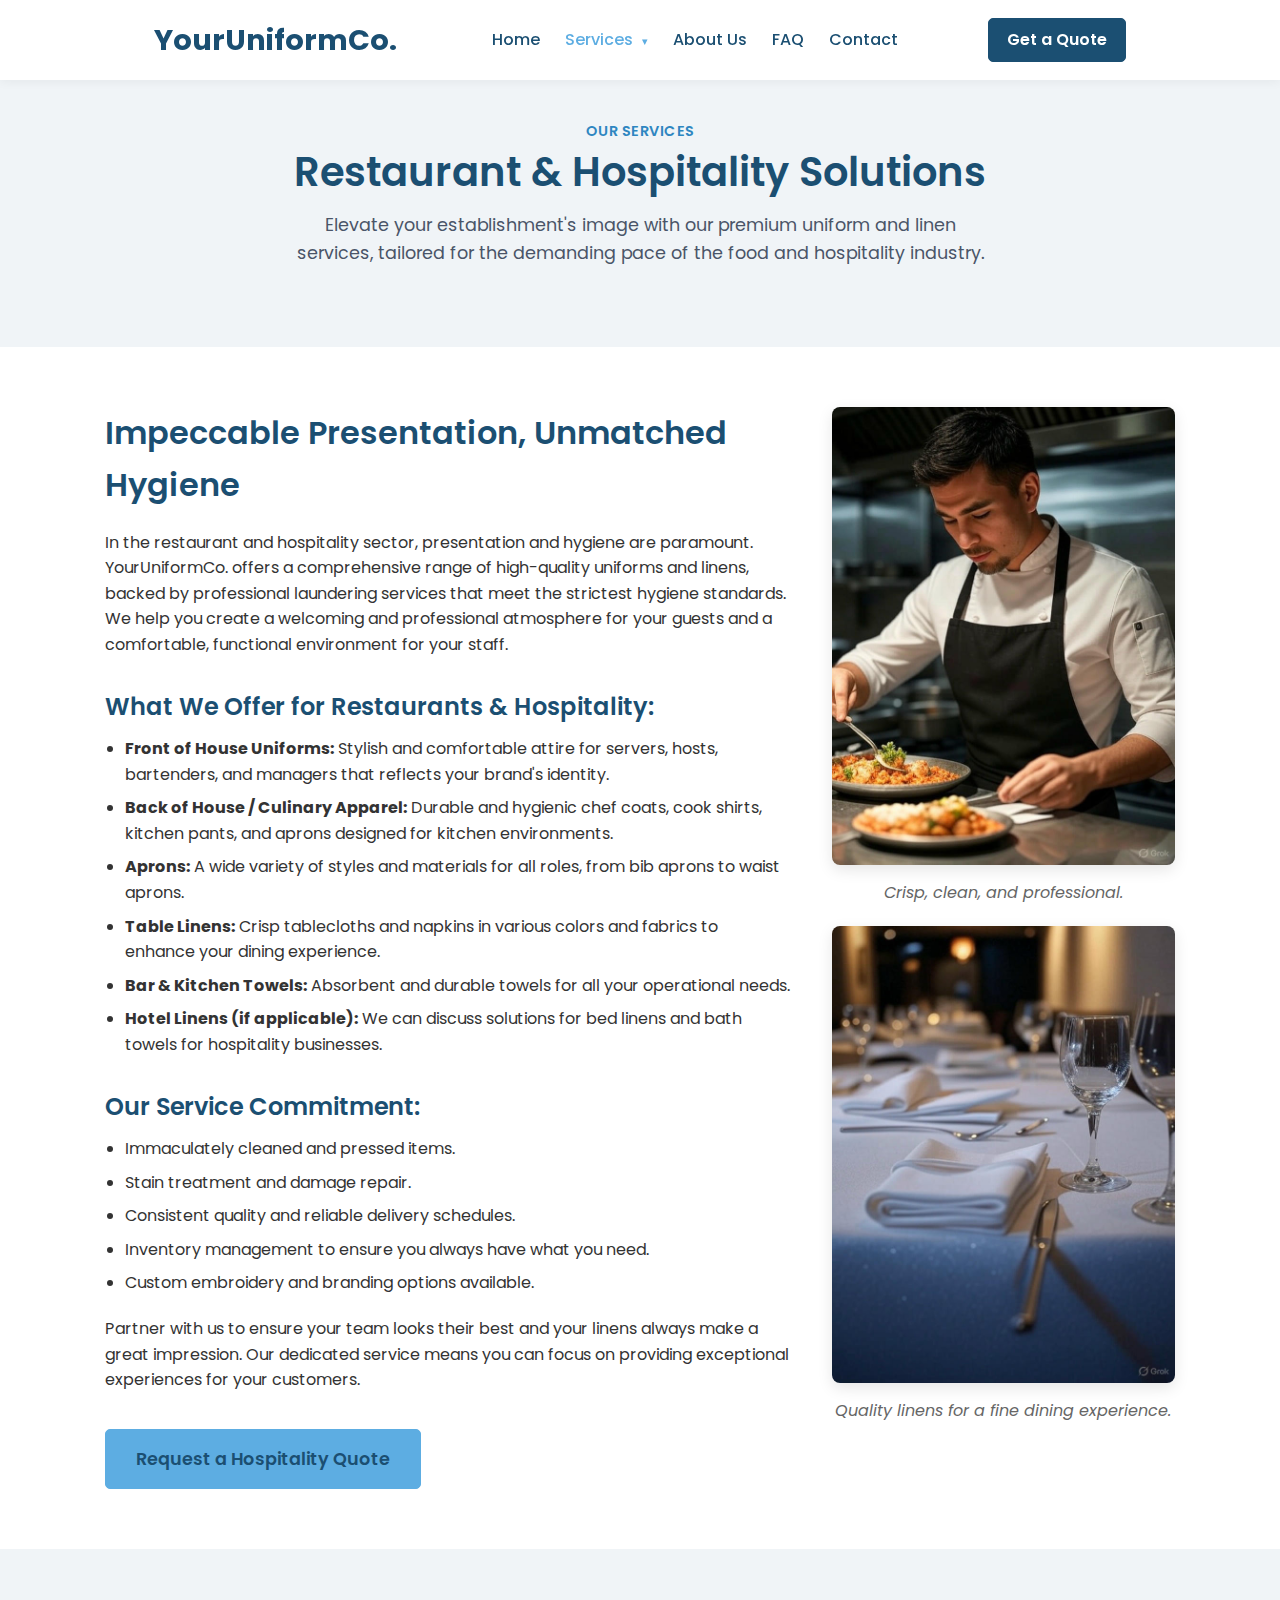
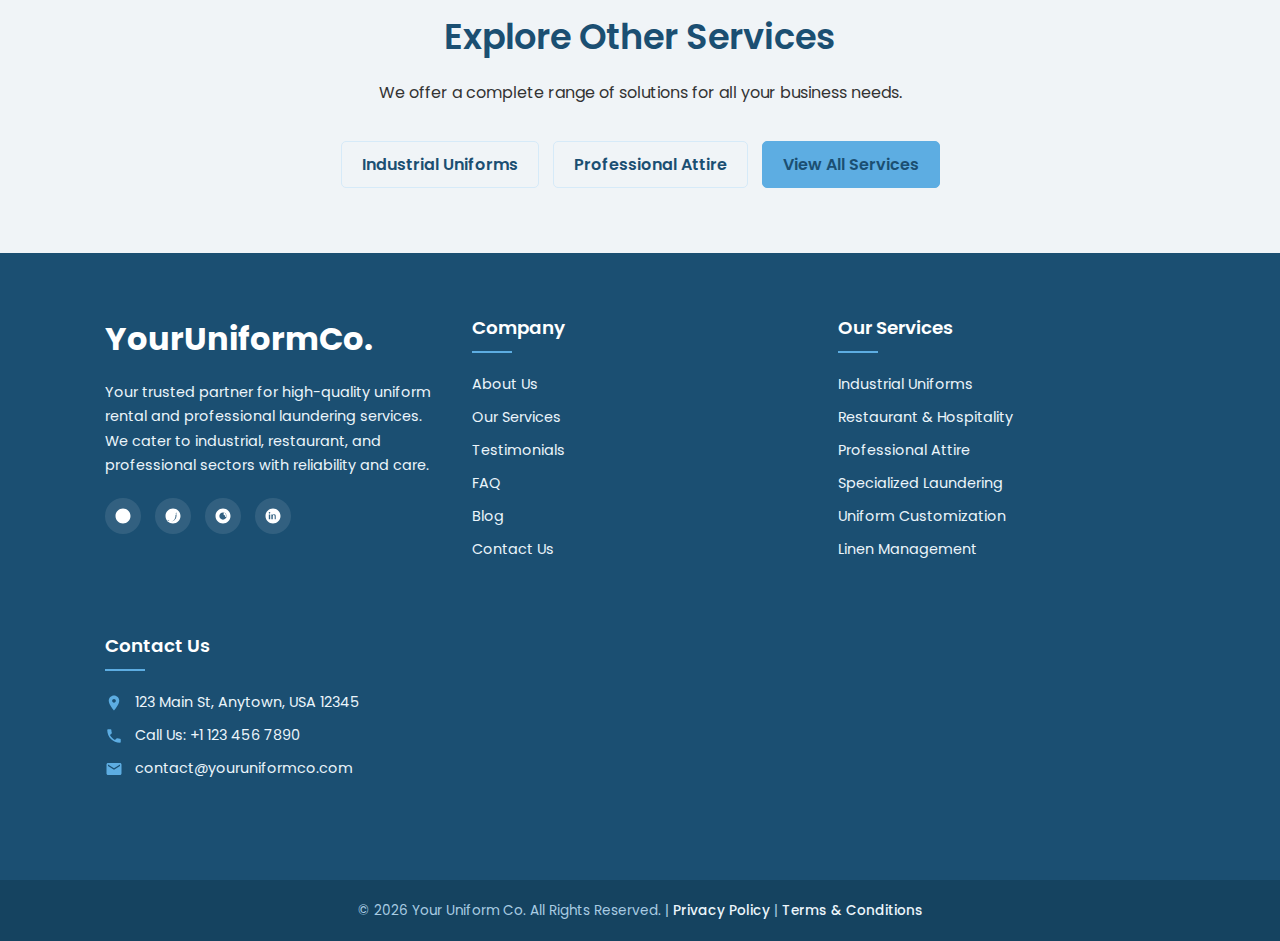
<file: services-restaurants.html>
<!-- START: services-restaurants.html -->

<!DOCTYPE html>
<html lang="en">
<head>
    <meta charset="UTF-8">
    <meta name="viewport" content="width=device-width, initial-scale=1.0">
    <title>Restaurant & Hospitality Uniform Services - Your Uniform Co.</title>
    <link rel="stylesheet" href="css/style.css">
    <link rel="preconnect" href="https://fonts.googleapis.com">
    <link rel="preconnect" href="https://fonts.gstatic.com" crossorigin>
    <link href="https://fonts.googleapis.com/css2?family=Poppins:wght@400;500;600;700&display=swap" rel="stylesheet">
</head>
<body class="">

    <header>
        <div class="container nav-container">
            <a href="index.html" class="logo">
                <!-- <img src="images/logo.png" alt="Your Uniform Co. Logo"> -->
                YourUniformCo.
            </a>
            <nav class="main-nav">
                <ul>
                    <li><a href="index.html" class="">Home</a></li>
                    <li class="dropdown">
                        <a href="services.html" class="active">Services <span class="arrow-down">&#9662;</span></a>
                        <ul class="dropdown-menu">
                            <li><a href="services-industrial.html" class="">Industrial</a></li>
                            <li><a href="services-restaurants.html" class="active">Restaurants</a></li>
                            <li><a href="services-professional.html" class="">Professional</a></li>
                            <li><a href="services-laundering.html" class="">Laundering</a></li>
                            <li><a href="services.html#all-services">All Services</a></li>
                        </ul>
                    </li>
                    <li><a href="about.html" class="">About Us</a></li>
                    <li><a href="faq.html" class="">FAQ</a></li>
                    <li><a href="contact.html" class="">Contact</a></li>
                </ul>
            </nav>
            <a href="contact.html#quote-form" class="btn btn-primary nav-btn">Get a Quote</a>
            <button class="hamburger-menu" aria-label="Open navigation menu" aria-expanded="false">
                <span></span>
                <span></span>
                <span></span>
            </button>
        </div>
    </header>

    <main>
        
        <section class="page-header-padding section-padding" style="background-color: var(--grey-color);">
            <div class="container">
                <div class="section-header text-center">
                    <span class="subtitle">Our Services</span>
                    <h1>Restaurant & Hospitality Solutions</h1>
                    <p class="lead">Elevate your establishment's image with our premium uniform and linen services, tailored for the demanding pace of the food and hospitality industry.</p>
                </div>
            </div>
        </section>

        <section class="service-detail-content section-padding">
            <div class="container">
                <div class="service-detail-layout" style="display: flex; flex-wrap: wrap; gap: 40px; align-items: flex-start;">
                    <div class="service-detail-text" style="flex: 2; min-width: 300px;">
                        <h2>Impeccable Presentation, Unmatched Hygiene</h2>
                        <p>In the restaurant and hospitality sector, presentation and hygiene are paramount. YourUniformCo. offers a comprehensive range of high-quality uniforms and linens, backed by professional laundering services that meet the strictest hygiene standards. We help you create a welcoming and professional atmosphere for your guests and a comfortable, functional environment for your staff.</p>
                        
                        <h3>What We Offer for Restaurants & Hospitality:</h3>
                        <ul>
                            <li><strong>Front of House Uniforms:</strong> Stylish and comfortable attire for servers, hosts, bartenders, and managers that reflects your brand's identity.</li>
                            <li><strong>Back of House / Culinary Apparel:</strong> Durable and hygienic chef coats, cook shirts, kitchen pants, and aprons designed for kitchen environments.</li>
                            <li><strong>Aprons:</strong> A wide variety of styles and materials for all roles, from bib aprons to waist aprons.</li>
                            <li><strong>Table Linens:</strong> Crisp tablecloths and napkins in various colors and fabrics to enhance your dining experience.</li>
                            <li><strong>Bar & Kitchen Towels:</strong> Absorbent and durable towels for all your operational needs.</li>
                            <li><strong>Hotel Linens (if applicable):</strong> We can discuss solutions for bed linens and bath towels for hospitality businesses.</li>
                        </ul>

                        <h3>Our Service Commitment:</h3>
                        <ul class="feature-list">
                            <li>Immaculately cleaned and pressed items.</li>
                            <li>Stain treatment and damage repair.</li>
                            <li>Consistent quality and reliable delivery schedules.</li>
                            <li>Inventory management to ensure you always have what you need.</li>
                            <li>Custom embroidery and branding options available.</li>
                        </ul>
                        <p>Partner with us to ensure your team looks their best and your linens always make a great impression. Our dedicated service means you can focus on providing exceptional experiences for your customers.</p>

                        <a href="contact.html#quote-form" class="btn btn-primary btn-large" style="margin-top: 20px;">Request a Hospitality Quote</a>
                    </div>
                    <div class="service-detail-image" style="flex: 1; min-width: 280px; text-align:center;">
                        <img src="images/restaurant-uniforms.jpg" alt="Restaurant staff in clean uniforms" style="max-width: 100%; height: auto; border-radius: 8px; box-shadow: 0 5px 15px rgba(0,0,0,0.1);">
                        <p style="margin-top:15px; font-style:italic;">Crisp, clean, and professional.</p>
                        <img src="images/table-linens.jpg" alt="Elegant table linens" style="margin-top:20px; max-width: 100%; height: auto; border-radius: 8px; box-shadow: 0 5px 15px rgba(0,0,0,0.1);">
                         <p style="margin-top:15px; font-style:italic;">Quality linens for a fine dining experience.</p>
                    </div>
                </div>
            </div>
        </section>
        
        <section class="cta-section section-padding" style="background-color: var(--grey-color);">
            <div class="container text-center">
                <h2 style="color: var(--dark-color);">Explore Other Services</h2>
                <p class="lead" style="color: var(--text-color); margin-bottom: 30px;">We offer a complete range of solutions for all your business needs.</p>
                <a href="services-industrial.html" class="btn btn-secondary" style="margin: 5px;">Industrial Uniforms</a>
                <a href="services-professional.html" class="btn btn-secondary" style="margin: 5px;">Professional Attire</a>
                <a href="services.html" class="btn btn-primary" style="margin: 5px;">View All Services</a>
            </div>
        </section>

    </main>

    <footer class="site-footer">
        <div class="footer-top section-padding">
            <div class="container">
                <div class="footer-grid">
                    <div class="footer-widget footer-about">
                        <a href="index.html" class="footer-logo">
                            YourUniformCo.
                        </a>
                        <p>Your trusted partner for high-quality uniform rental and professional laundering services. We cater to industrial, restaurant, and professional sectors with reliability and care.</p>
                        <div class="social-icons">
                            <a href="#" aria-label="Facebook"><svg viewBox="0 0 24 24"><path d="M12 2.04c-5.5 0-10 4.49-10 10s4.5 10 10 10c5.51 0 10-4.49 10-10s-4.49-10-10-10zm3.6 7.95h-2.19v-1.6c0-.54.25-.88.79-.88h1.29v-2.1H13.4c-2.07 0-3.09 1.24-3.09 2.83v1.75H8.79v2.23h1.51v6.02h2.5v-6.02h1.9c.16 0 .31-.02.45-.05l.4 0v-2.18z"/></svg></a>
                            <a href="#" aria-label="Twitter"><svg viewBox="0 0 24 24"><path d="M12 2.04c-5.5 0-10 4.49-10 10s4.5 10 10 10c5.51 0 10-4.49 10-10s-4.49-10-10-10zm4.67 8.81c.01.12.01.24.01.37 0 3.75-2.86 8.08-8.08 8.08-1.6 0-3.09-.47-4.35-1.28.22.03.45.04.67.04 1.33 0 2.55-.45 3.52-1.21-.62-.01-1.24-.21-1.76-.57-.21.04-.43.06-.65.06-.26 0-.51-.03-.75-.1.2.96.95 1.88 1.91 2.08-.71.56-1.61.89-2.58.89-.2 0-.4-.01-.6-.04.92.6 2.02.94 3.19.94 3.83 0 7.07-2.68 7.92-6.3.31-1.26.3-2.3.18-3.17.81-.58 1.51-1.3 2.06-2.13-.74.33-1.54.55-2.38.65.86-.51 1.51-1.32 1.82-2.29z"/></svg></a>
                            <a href="#" aria-label="Instagram"><svg viewBox="0 0 24 24"><path d="M12 2.04c-5.5 0-10 4.49-10 10s4.5 10 10 10c5.51 0 10-4.49 10-10s-4.49-10-10-10zm0 14.87c-2.68 0-4.87-2.18-4.87-4.87s2.18-4.87 4.87-4.87 4.87 2.18 4.87 4.87-2.19 4.87-4.87 4.87zm5.44-4.97c0 .76-.62 1.38-1.38 1.38s-1.38-.62-1.38-1.38.62-1.38 1.38-1.38 1.38.62 1.38 1.38zm-2.18-4.03c.3 0 .55.24.55.55v1.84c0 .3-.24.55-.55.55h-1.84c-.3 0-.55-.24-.55-.55V8.45c0-.3.24-.55.55-.55h1.84z"/></svg></a>
                            <a href="#" aria-label="LinkedIn"><svg viewBox="0 0 24 24"><path d="M12 2.04c-5.5 0-10 4.49-10 10s4.5 10 10 10c5.51 0 10-4.49 10-10s-4.49-10-10-10zM8.29 16.33H6.41V9.85h1.88v6.48zm-.94-7.43c-.62 0-1.11-.49-1.11-1.11s.49-1.11 1.11-1.11c.61 0 1.11.49 1.11 1.11s-.5 1.11-1.11 1.11zm8.77 7.43h-1.88v-3.56c0-.85-.02-1.94-1.18-1.94-1.18 0-1.37.93-1.37 1.88v3.63h-1.88V9.85h1.8v.82h.03c.25-.47.86-.97 1.78-.97 1.9 0 2.25 1.25 2.25 2.88v4.75z"/></svg></a>
                        </div>
                    </div>
                    <div class="footer-widget">
                        <h4 class="widget-title">Company</h4>
                        <ul>
                            <li><a href="about.html">About Us</a></li>
                            <li><a href="services.html">Our Services</a></li>
                            <li><a href="index.html#testimonials-section">Testimonials</a></li>
                            <li><a href="faq.html">FAQ</a></li>
                            <li><a href="blog.html">Blog</a></li>
                            <li><a href="contact.html">Contact Us</a></li>
                        </ul>
                    </div>
                    <div class="footer-widget">
                        <h4 class="widget-title">Our Services</h4>
                        <ul>
                            <li><a href="services-industrial.html">Industrial Uniforms</a></li>
                            <li><a href="services-restaurants.html">Restaurant & Hospitality</a></li>
                            <li><a href="services-professional.html">Professional Attire</a></li>
                            <li><a href="services-laundering.html">Specialized Laundering</a></li>
                            <li><a href="#">Uniform Customization</a></li>
                            <li><a href="#">Linen Management</a></li>
                        </ul>
                    </div>
                    <div class="footer-widget">
                        <h4 class="widget-title">Contact Us</h4>
                        <ul class="contact-info">
                            <li>
                                <svg viewBox="0 0 24 24"><path d="M12 2C8.13 2 5 5.13 5 9c0 5.25 7 13 7 13s7-7.75 7-13c0-3.87-3.13-7-7-7zm0 9.5c-1.38 0-2.5-1.12-2.5-2.5s1.12-2.5 2.5-2.5 2.5 1.12 2.5 2.5-1.12 2.5-2.5 2.5z"/></svg>
                                <span>123 Main St, Anytown, USA 12345</span>
                            </li>
                            <li>
                                <svg viewBox="0 0 24 24"><path d="M6.62 10.79c1.44 2.83 3.76 5.14 6.59 6.59l2.2-2.2c.27-.27.67-.36 1.02-.24 1.12.37 2.33.57 3.57.57.55 0 1 .45 1 1V20c0 .55-.45 1-1 1-9.39 0-17-7.61-17-17 0-.55.45-1 1-1h3.5c.55 0 1 .45 1 1 0 1.25.2 2.45.57 3.57.11.35.03.74-.25 1.02l-2.2 2.2z"/></svg>
                                <span>Call Us: +1 123 456 7890</span>
                            </li>
                            <li>
                                <svg viewBox="0 0 24 24"><path d="M20 4H4c-1.1 0-1.99.9-1.99 2L2 18c0 1.1.9 2 2 2h16c1.1 0 2-.9 2-2V6c0-1.1-.9-2-2-2zm0 4l-8 5-8-5V6l8 5 8-5v2z"/></svg>
                                <a href="mailto:contact@youruniformco.com">contact@youruniformco.com</a>
                            </li>
                        </ul>
                    </div>
                </div>
            </div>
        </div>
        <div class="footer-bottom">
            <div class="container">
                <p>&copy; <span id="currentYear"></span> Your Uniform Co. All Rights Reserved. | <a href="privacy.html">Privacy Policy</a> | <a href="terms.html">Terms & Conditions</a></p>
            </div>
        </div>
    </footer>

    <script src="js/main.js"></script>
</body>
</html>

<!-- END: services-restaurants.html -->
</file>
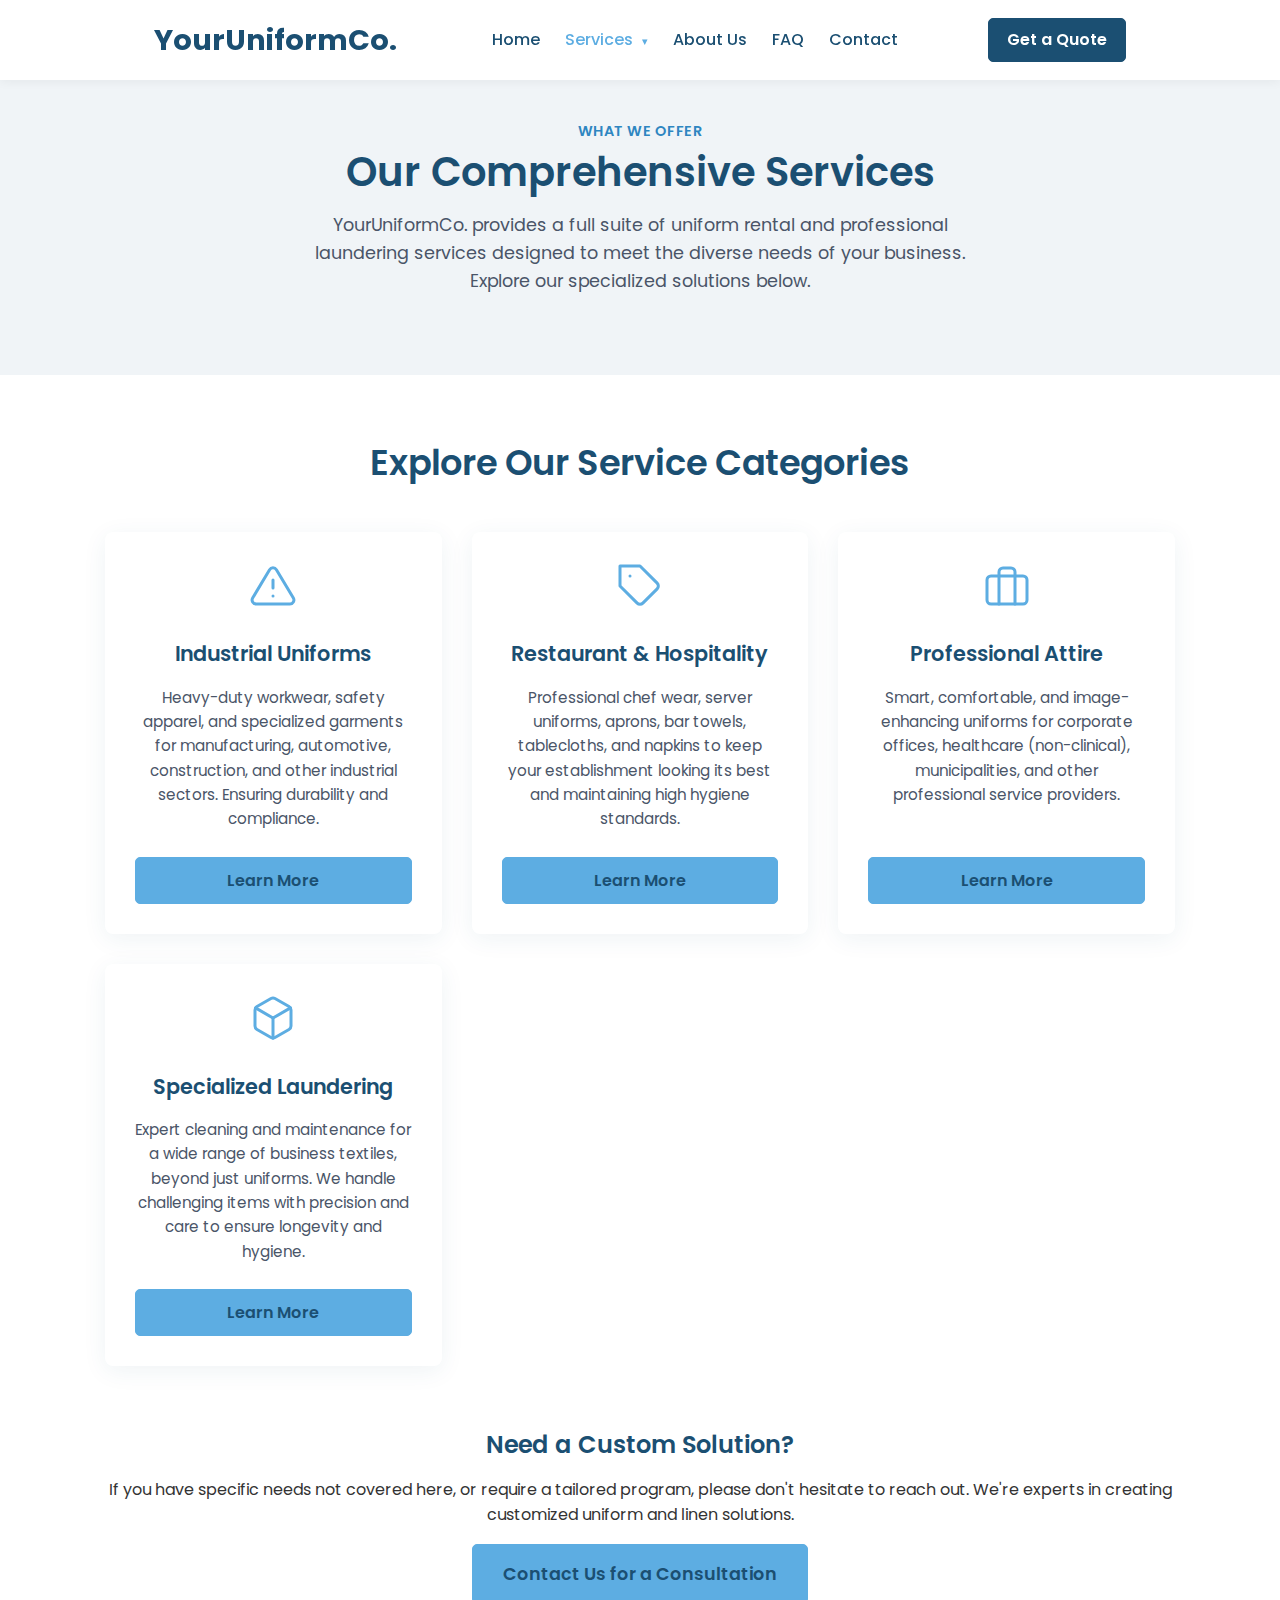
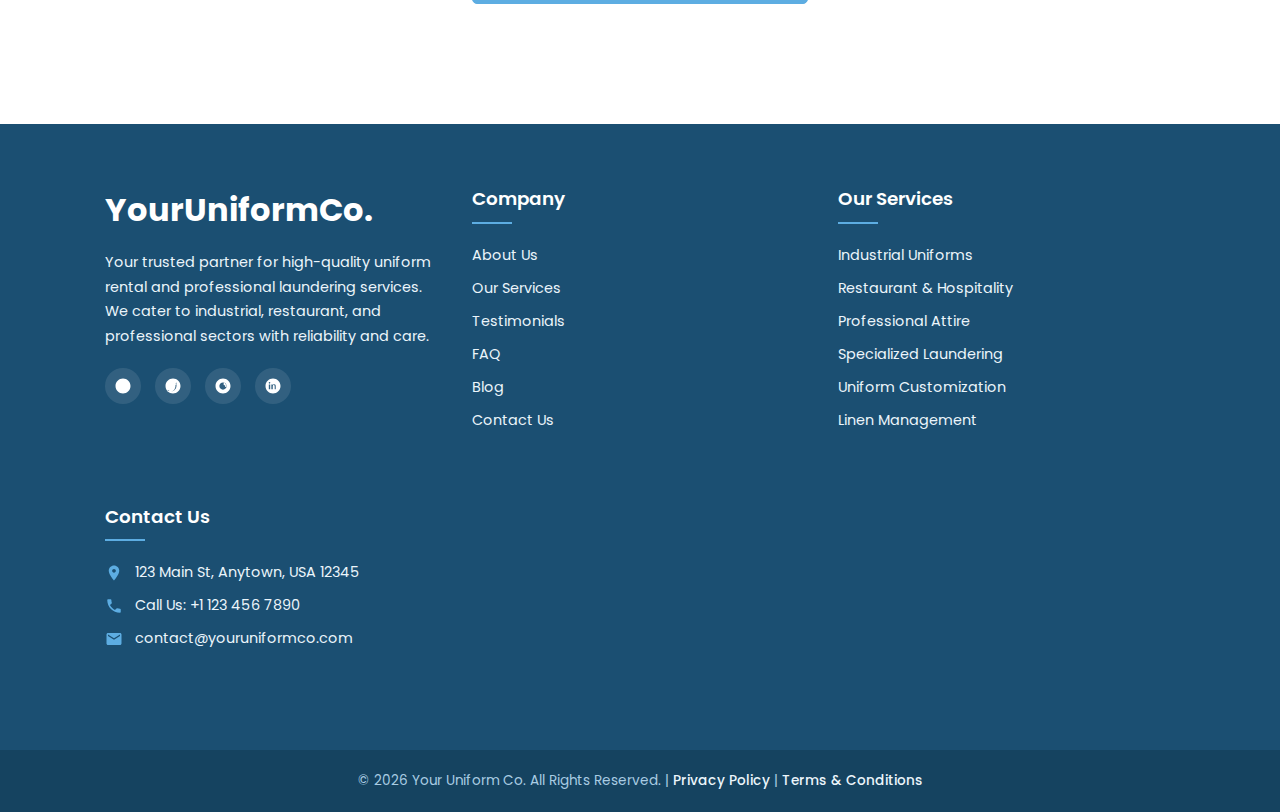
<file: services.html>
<!-- START: services.html -->

<!DOCTYPE html>
<html lang="en">
<head>
    <meta charset="UTF-8">
    <meta name="viewport" content="width=device-width, initial-scale=1.0">
    <title>Our Services - Your Uniform Co.</title>
    <link rel="stylesheet" href="css/style.css">
    <link rel="preconnect" href="https://fonts.googleapis.com">
    <link rel="preconnect" href="https://fonts.gstatic.com" crossorigin>
    <link href="https://fonts.googleapis.com/css2?family=Poppins:wght@400;500;600;700&display=swap" rel="stylesheet">
</head>
<body class="">

    <header>
        <div class="container nav-container">
            <a href="index.html" class="logo">
                <!-- <img src="images/logo.png" alt="Your Uniform Co. Logo"> -->
                YourUniformCo.
            </a>
            <nav class="main-nav">
                <ul>
                    <li><a href="index.html" class="">Home</a></li>
                    <li class="dropdown">
                        <a href="services.html" class="active">Services <span class="arrow-down">&#9662;</span></a>
                        <ul class="dropdown-menu">
                            <li><a href="services-industrial.html">Industrial</a></li>
                            <li><a href="services-restaurants.html">Restaurants</a></li>
                            <li><a href="services-professional.html">Professional</a></li>
                            <li><a href="services-laundering.html">Laundering</a></li>
                            <li><a href="services.html#all-services">All Services</a></li>
                        </ul>
                    </li>
                    <li><a href="about.html" class="">About Us</a></li>
                    <li><a href="faq.html" class="">FAQ</a></li>
                    <li><a href="contact.html" class="">Contact</a></li>
                </ul>
            </nav>
            <a href="contact.html#quote-form" class="btn btn-primary nav-btn">Get a Quote</a>
            <button class="hamburger-menu" aria-label="Open navigation menu" aria-expanded="false">
                <span></span>
                <span></span>
                <span></span>
            </button>
        </div>
    </header>

    <main>
        
        <section class="page-header-padding section-padding" style="background-color: var(--grey-color);">
            <div class="container">
                <div class="section-header text-center">
                    <span class="subtitle">What We Offer</span>
                    <h1>Our Comprehensive Services</h1>
                    <p class="lead">YourUniformCo. provides a full suite of uniform rental and professional laundering services designed to meet the diverse needs of your business. Explore our specialized solutions below.</p>
                </div>
            </div>
        </section>

        <section class="services-page-content section-padding">
            <div class="container">
                <h2 class="text-center" style="margin-bottom: 40px;">Explore Our Service Categories</h2>
                
                <div class="services-grid" id="all-services">
                    <!-- Service Card 1: Industrial -->
                    <div class="service-card">
                        <div class="service-card-icon">
                            <svg xmlns="http://www.w3.org/2000/svg" width="48" height="48" viewBox="0 0 24 24" fill="none" stroke="currentColor" stroke-width="1.5" stroke-linecap="round" stroke-linejoin="round"><path d="M10.29 3.86L1.82 18a2 2 0 0 0 1.71 3h16.94a2 2 0 0 0 1.71-3L13.71 3.86a2 2 0 0 0-3.42 0z"></path><line x1="12" y1="9" x2="12" y2="13"></line><line x1="12" y1="17" x2="12.01" y2="17"></line></svg>
                        </div>
                        <h3 class="service-card-title">Industrial Uniforms</h3>
                        <p class="service-card-description">Heavy-duty workwear, safety apparel, and specialized garments for manufacturing, automotive, construction, and other industrial sectors. Ensuring durability and compliance.</p>
                        <a href="services-industrial.html" class="btn btn-primary" style="margin-top: auto;">Learn More</a>
                    </div>

                    <!-- Service Card 2: Restaurants & Hospitality -->
                    <div class="service-card">
                        <div class="service-card-icon">
                             <svg xmlns="http://www.w3.org/2000/svg" width="48" height="48" viewBox="0 0 24 24" fill="none" stroke="currentColor" stroke-width="1.5" stroke-linecap="round" stroke-linejoin="round"><path d="M20.59 13.41l-7.17 7.17a2 2 0 0 1-2.83 0L2 12V2h10l8.59 8.59a2 2 0 0 1 0 2.82z"></path><line x1="7" y1="7" x2="7.01" y2="7"></line></svg>
                        </div>
                        <h3 class="service-card-title">Restaurant & Hospitality</h3>
                        <p class="service-card-description">Professional chef wear, server uniforms, aprons, bar towels, tablecloths, and napkins to keep your establishment looking its best and maintaining high hygiene standards.</p>
                        <a href="services-restaurants.html" class="btn btn-primary" style="margin-top: auto;">Learn More</a>
                    </div>

                    <!-- Service Card 3: Professional Services -->
                    <div class="service-card">
                        <div class="service-card-icon">
                            <svg xmlns="http://www.w3.org/2000/svg" width="48" height="48" viewBox="0 0 24 24" fill="none" stroke="currentColor" stroke-width="1.5" stroke-linecap="round" stroke-linejoin="round"><rect x="2" y="7" width="20" height="14" rx="2" ry="2"></rect><path d="M16 21V5a2 2 0 0 0-2-2h-4a2 2 0 0 0-2 2v16"></path></svg>
                        </div>
                        <h3 class="service-card-title">Professional Attire</h3>
                        <p class="service-card-description">Smart, comfortable, and image-enhancing uniforms for corporate offices, healthcare (non-clinical), municipalities, and other professional service providers.</p>
                        <a href="services-professional.html" class="btn btn-primary" style="margin-top: auto;">Learn More</a>
                    </div>

                    <!-- Service Card 4: Specialized Laundering -->
                    <div class="service-card">
                        <div class="service-card-icon">
                            <svg xmlns="http://www.w3.org/2000/svg" width="48" height="48" viewBox="0 0 24 24" fill="none" stroke="currentColor" stroke-width="1.5" stroke-linecap="round" stroke-linejoin="round"><path d="M21 16V8a2 2 0 0 0-1-1.73l-7-4a2 2 0 0 0-2 0l-7 4A2 2 0 0 0 3 8v8a2 2 0 0 0 1 1.73l7 4a2 2 0 0 0 2 0l7-4A2 2 0 0 0 21 16z"></path><polyline points="3.27 6.96 12 12.01 20.73 6.96"></polyline><line x1="12" y1="22.08" x2="12" y2="12"></line></svg>
                        </div>
                        <h3 class="service-card-title">Specialized Laundering</h3>
                        <p class="service-card-description">Expert cleaning and maintenance for a wide range of business textiles, beyond just uniforms. We handle challenging items with precision and care to ensure longevity and hygiene.</p>
                        <a href="services-laundering.html" class="btn btn-primary" style="margin-top: auto;">Learn More</a>
                    </div>
                </div>

                <div class="section-padding text-center">
                    <h3>Need a Custom Solution?</h3>
                    <p>If you have specific needs not covered here, or require a tailored program, please don't hesitate to reach out. We're experts in creating customized uniform and linen solutions.</p>
                    <a href="contact.html" class="btn btn-primary btn-large">Contact Us for a Consultation</a>
                </div>
            </div>
        </section>

    </main>

    <footer class="site-footer">
        <div class="footer-top section-padding">
            <div class="container">
                <div class="footer-grid">
                    <div class="footer-widget footer-about">
                        <a href="index.html" class="footer-logo">
                            YourUniformCo.
                        </a>
                        <p>Your trusted partner for high-quality uniform rental and professional laundering services. We cater to industrial, restaurant, and professional sectors with reliability and care.</p>
                        <div class="social-icons">
                            <a href="#" aria-label="Facebook"><svg viewBox="0 0 24 24"><path d="M12 2.04c-5.5 0-10 4.49-10 10s4.5 10 10 10c5.51 0 10-4.49 10-10s-4.49-10-10-10zm3.6 7.95h-2.19v-1.6c0-.54.25-.88.79-.88h1.29v-2.1H13.4c-2.07 0-3.09 1.24-3.09 2.83v1.75H8.79v2.23h1.51v6.02h2.5v-6.02h1.9c.16 0 .31-.02.45-.05l.4 0v-2.18z"/></svg></a>
                            <a href="#" aria-label="Twitter"><svg viewBox="0 0 24 24"><path d="M12 2.04c-5.5 0-10 4.49-10 10s4.5 10 10 10c5.51 0 10-4.49 10-10s-4.49-10-10-10zm4.67 8.81c.01.12.01.24.01.37 0 3.75-2.86 8.08-8.08 8.08-1.6 0-3.09-.47-4.35-1.28.22.03.45.04.67.04 1.33 0 2.55-.45 3.52-1.21-.62-.01-1.24-.21-1.76-.57-.21.04-.43.06-.65.06-.26 0-.51-.03-.75-.1.2.96.95 1.88 1.91 2.08-.71.56-1.61.89-2.58.89-.2 0-.4-.01-.6-.04.92.6 2.02.94 3.19.94 3.83 0 7.07-2.68 7.92-6.3.31-1.26.3-2.3.18-3.17.81-.58 1.51-1.3 2.06-2.13-.74.33-1.54.55-2.38.65.86-.51 1.51-1.32 1.82-2.29z"/></svg></a>
                            <a href="#" aria-label="Instagram"><svg viewBox="0 0 24 24"><path d="M12 2.04c-5.5 0-10 4.49-10 10s4.5 10 10 10c5.51 0 10-4.49 10-10s-4.49-10-10-10zm0 14.87c-2.68 0-4.87-2.18-4.87-4.87s2.18-4.87 4.87-4.87 4.87 2.18 4.87 4.87-2.19 4.87-4.87 4.87zm5.44-4.97c0 .76-.62 1.38-1.38 1.38s-1.38-.62-1.38-1.38.62-1.38 1.38-1.38 1.38.62 1.38 1.38zm-2.18-4.03c.3 0 .55.24.55.55v1.84c0 .3-.24.55-.55.55h-1.84c-.3 0-.55-.24-.55-.55V8.45c0-.3.24-.55.55-.55h1.84z"/></svg></a>
                            <a href="#" aria-label="LinkedIn"><svg viewBox="0 0 24 24"><path d="M12 2.04c-5.5 0-10 4.49-10 10s4.5 10 10 10c5.51 0 10-4.49 10-10s-4.49-10-10-10zM8.29 16.33H6.41V9.85h1.88v6.48zm-.94-7.43c-.62 0-1.11-.49-1.11-1.11s.49-1.11 1.11-1.11c.61 0 1.11.49 1.11 1.11s-.5 1.11-1.11 1.11zm8.77 7.43h-1.88v-3.56c0-.85-.02-1.94-1.18-1.94-1.18 0-1.37.93-1.37 1.88v3.63h-1.88V9.85h1.8v.82h.03c.25-.47.86-.97 1.78-.97 1.9 0 2.25 1.25 2.25 2.88v4.75z"/></svg></a>
                        </div>
                    </div>
                    <div class="footer-widget">
                        <h4 class="widget-title">Company</h4>
                        <ul>
                            <li><a href="about.html">About Us</a></li>
                            <li><a href="services.html">Our Services</a></li>
                            <li><a href="index.html#testimonials-section">Testimonials</a></li>
                            <li><a href="faq.html">FAQ</a></li>
                            <li><a href="blog.html">Blog</a></li>
                            <li><a href="contact.html">Contact Us</a></li>
                        </ul>
                    </div>
                    <div class="footer-widget">
                        <h4 class="widget-title">Our Services</h4>
                        <ul>
                            <li><a href="services-industrial.html">Industrial Uniforms</a></li>
                            <li><a href="services-restaurants.html">Restaurant & Hospitality</a></li>
                            <li><a href="services-professional.html">Professional Attire</a></li>
                            <li><a href="services-laundering.html">Specialized Laundering</a></li>
                            <li><a href="#">Uniform Customization</a></li>
                            <li><a href="#">Linen Management</a></li>
                        </ul>
                    </div>
                    <div class="footer-widget">
                        <h4 class="widget-title">Contact Us</h4>
                        <ul class="contact-info">
                            <li>
                                <svg viewBox="0 0 24 24"><path d="M12 2C8.13 2 5 5.13 5 9c0 5.25 7 13 7 13s7-7.75 7-13c0-3.87-3.13-7-7-7zm0 9.5c-1.38 0-2.5-1.12-2.5-2.5s1.12-2.5 2.5-2.5 2.5 1.12 2.5 2.5-1.12 2.5-2.5 2.5z"/></svg>
                                <span>123 Main St, Anytown, USA 12345</span>
                            </li>
                            <li>
                                <svg viewBox="0 0 24 24"><path d="M6.62 10.79c1.44 2.83 3.76 5.14 6.59 6.59l2.2-2.2c.27-.27.67-.36 1.02-.24 1.12.37 2.33.57 3.57.57.55 0 1 .45 1 1V20c0 .55-.45 1-1 1-9.39 0-17-7.61-17-17 0-.55.45-1 1-1h3.5c.55 0 1 .45 1 1 0 1.25.2 2.45.57 3.57.11.35.03.74-.25 1.02l-2.2 2.2z"/></svg>
                                <span>Call Us: +1 123 456 7890</span>
                            </li>
                            <li>
                                <svg viewBox="0 0 24 24"><path d="M20 4H4c-1.1 0-1.99.9-1.99 2L2 18c0 1.1.9 2 2 2h16c1.1 0 2-.9 2-2V6c0-1.1-.9-2-2-2zm0 4l-8 5-8-5V6l8 5 8-5v2z"/></svg>
                                <a href="mailto:contact@youruniformco.com">contact@youruniformco.com</a>
                            </li>
                        </ul>
                    </div>
                </div>
            </div>
        </div>
        <div class="footer-bottom">
            <div class="container">
                <p>&copy; <span id="currentYear"></span> Your Uniform Co. All Rights Reserved. | <a href="privacy.html">Privacy Policy</a> | <a href="terms.html">Terms & Conditions</a></p>
            </div>
        </div>
    </footer>

    <script src="js/main.js"></script>
</body>
</html>

<!-- END: services.html -->
</file>
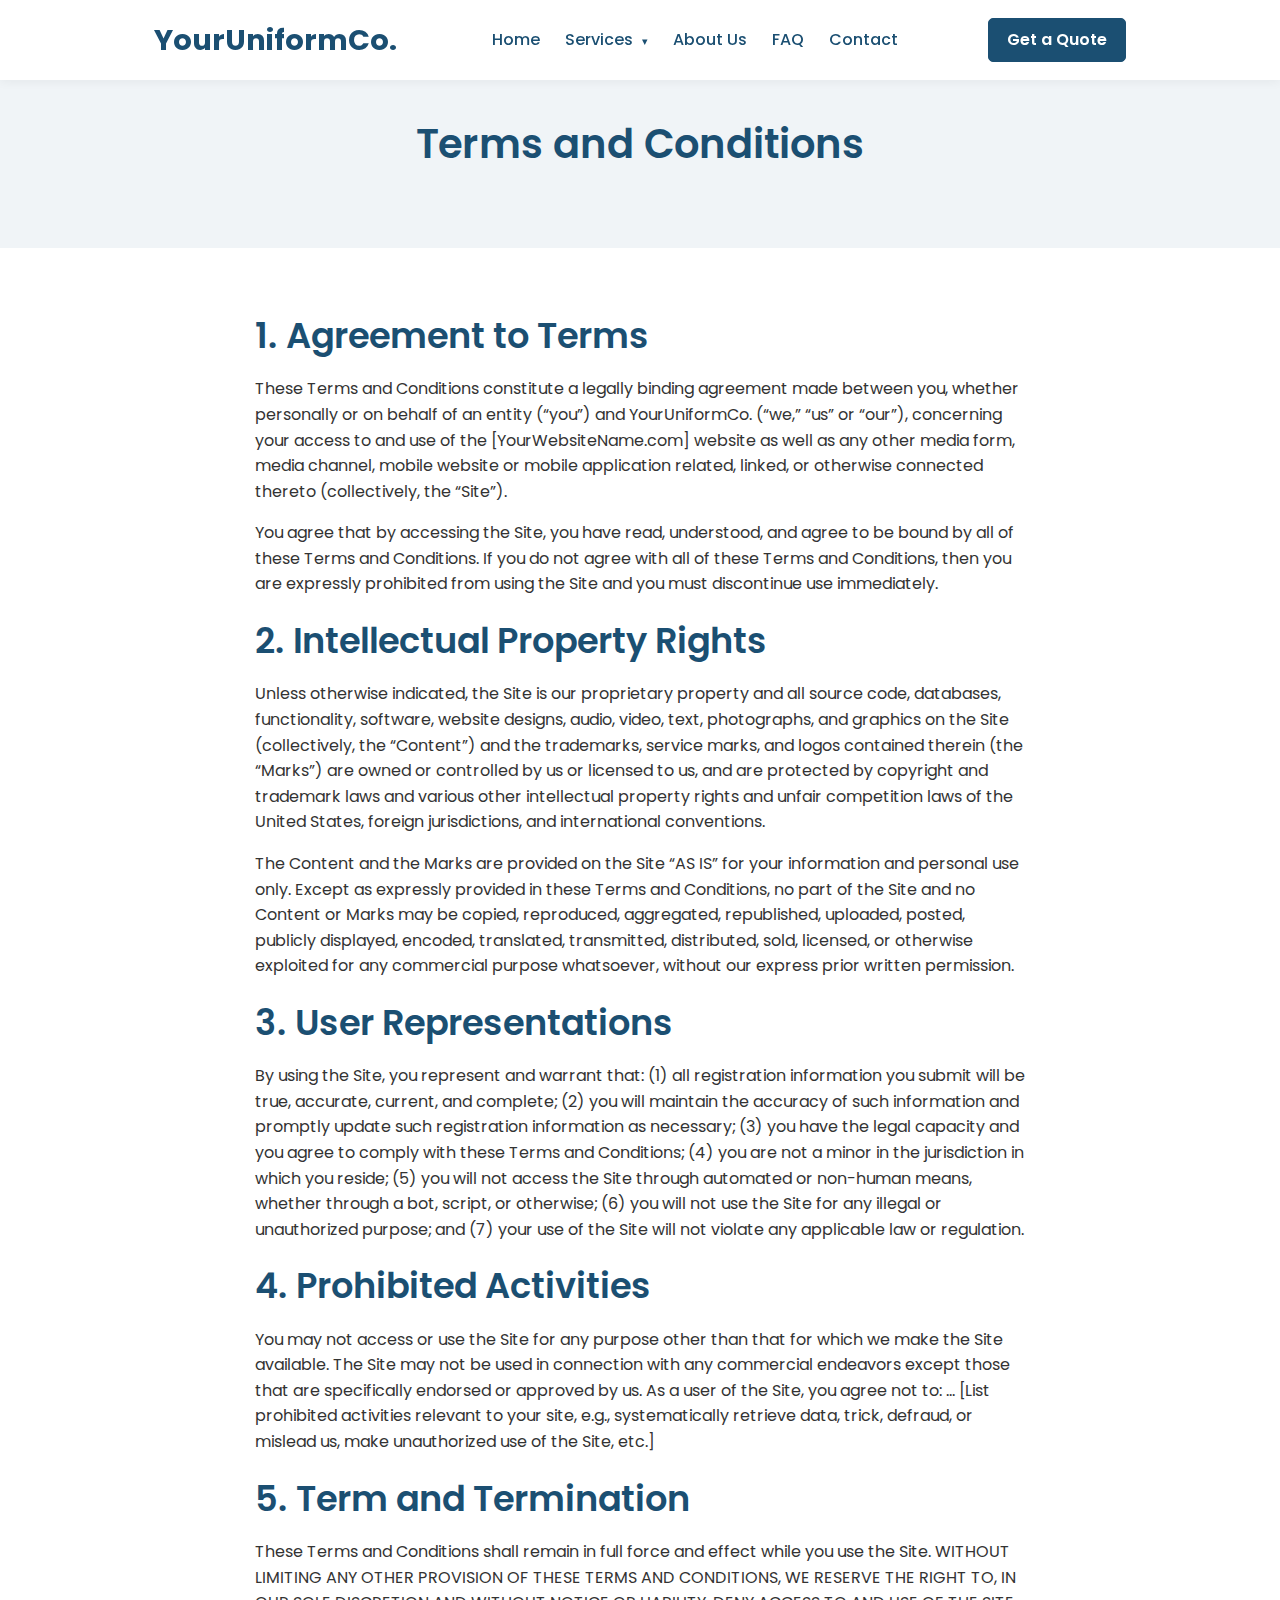
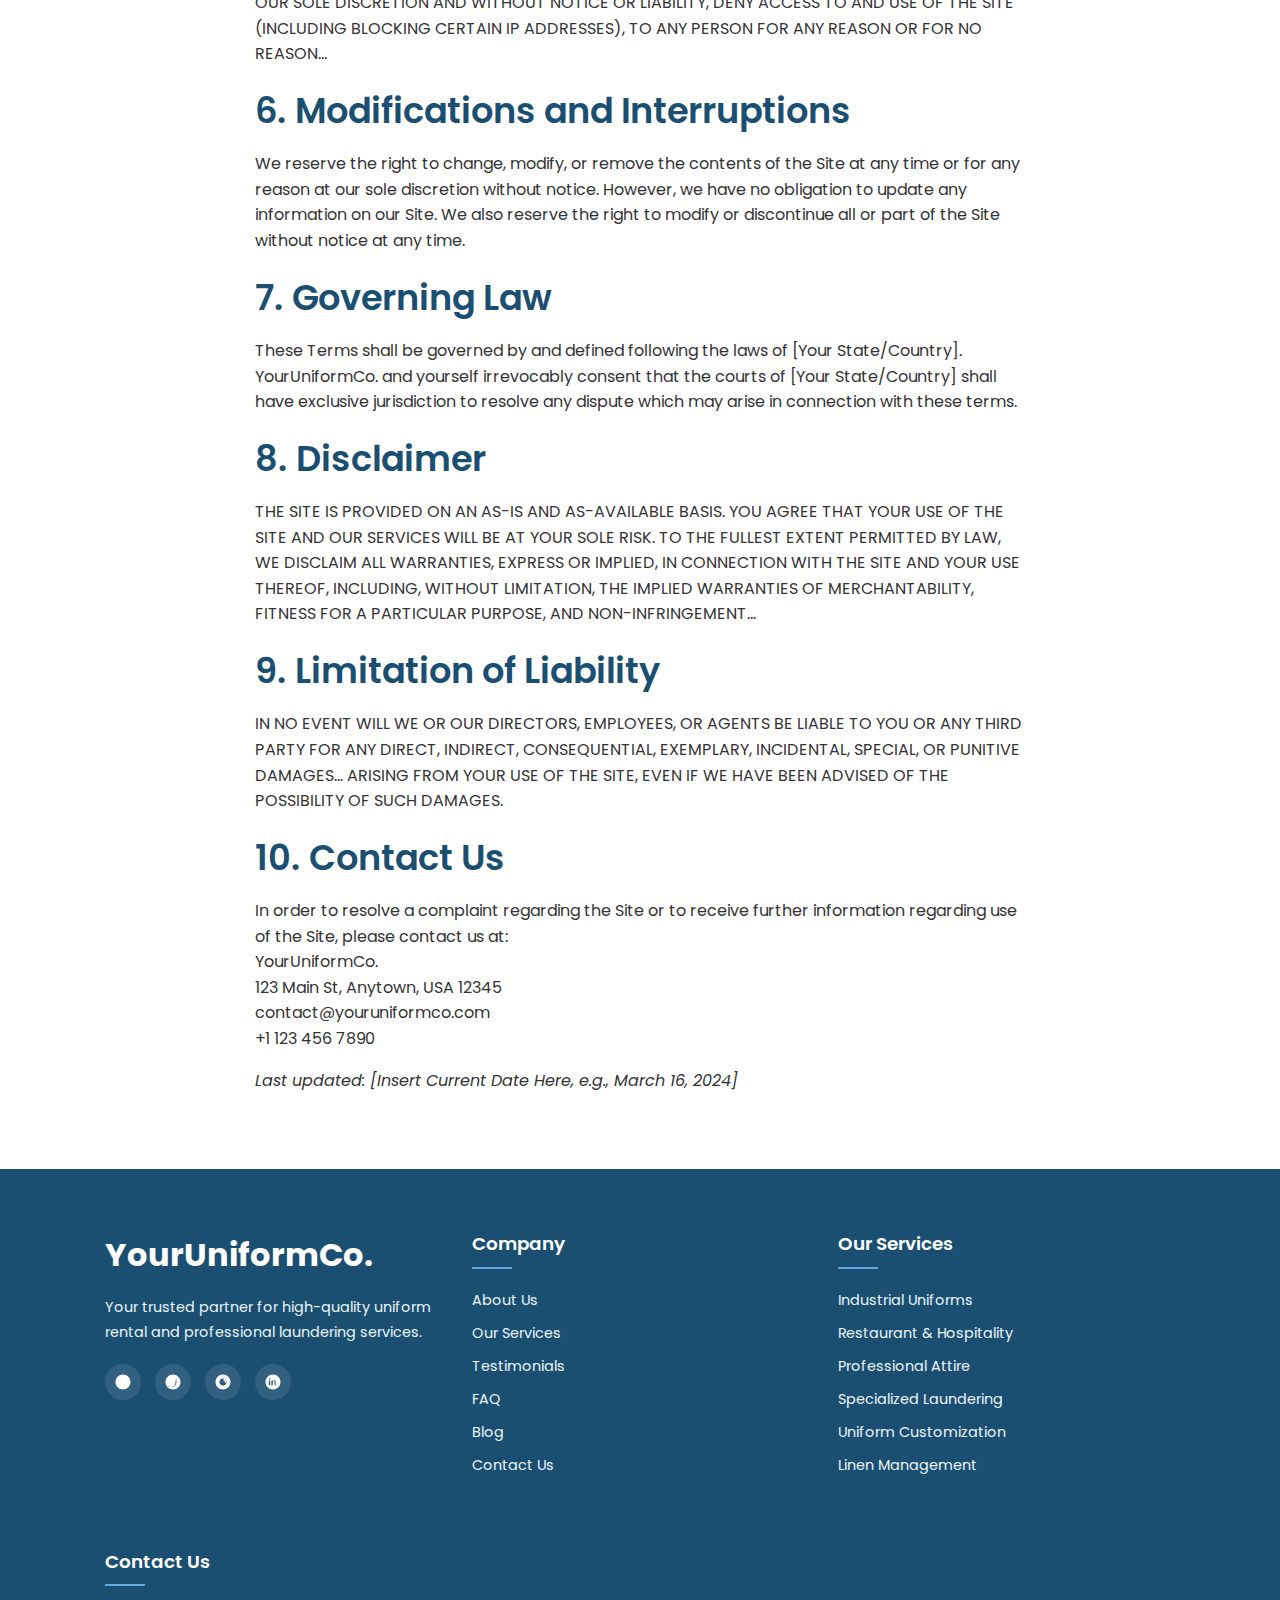
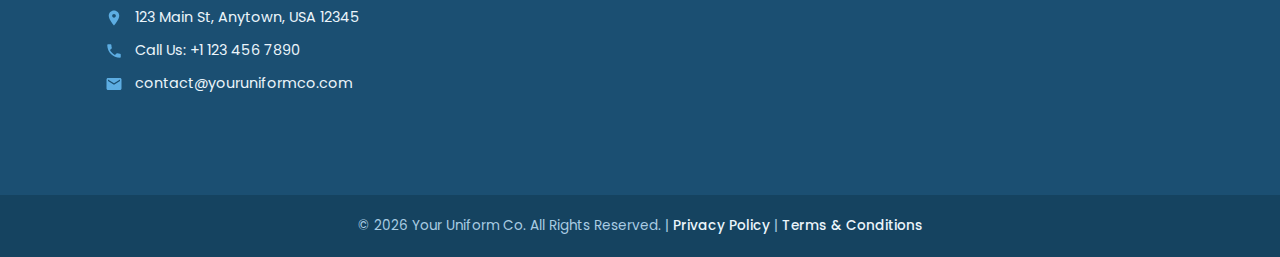
<file: terms.html>
<!DOCTYPE html>
<html lang="en">
<head>
    <meta charset="UTF-8">
    <meta name="viewport" content="width=device-width, initial-scale=1.0">
    <title>Terms and Conditions - Your Uniform Co.</title>
    <link rel="stylesheet" href="css/style.css">
    <link rel="preconnect" href="https://fonts.googleapis.com">
    <link rel="preconnect" href="https://fonts.gstatic.com" crossorigin>
    <link href="https://fonts.googleapis.com/css2?family=Poppins:wght@400;500;600;700&display=swap" rel="stylesheet">
</head>
<body class="">
    <header>
        <div class="container nav-container">
            <a href="index.html" class="logo">YourUniformCo.</a>
            <nav class="main-nav">
                <ul>
                    <li><a href="index.html" class="">Home</a></li>
                    <li class="dropdown">
                        <a href="services.html" class="">Services <span class="arrow-down">&#9662;</span></a>
                        <ul class="dropdown-menu">
                            <li><a href="services-industrial.html" class="">Industrial</a></li>
                            <li><a href="services-restaurants.html" class="">Restaurants</a></li>
                            <li><a href="services-professional.html" class="">Professional</a></li>
                            <li><a href="services-laundering.html" class="">Laundering</a></li>
                            <li><a href="services.html#all-services">All Services</a></li>
                        </ul>
                    </li>
                    <li><a href="about.html" class="">About Us</a></li>
                    <li><a href="faq.html" class="">FAQ</a></li>
                    <li><a href="contact.html" class="">Contact</a></li>
                </ul>
            </nav>
            <a href="contact.html#quote-form" class="btn btn-primary nav-btn">Get a Quote</a>
            <button class="hamburger-menu" aria-label="Open navigation menu" aria-expanded="false"><span></span><span></span><span></span></button>
        </div>
    </header>
    <main>
        <section class="page-header-padding section-padding" style="background-color: var(--grey-color);">
            <div class="container">
                <div class="section-header text-center">
                    <h1>Terms and Conditions</h1>
                </div>
            </div>
        </section>
        <section class="section-padding">
            <div class="container" style="max-width: 800px;">
                <h2>1. Agreement to Terms</h2>
                <p>These Terms and Conditions constitute a legally binding agreement made between you, whether personally or on behalf of an entity (“you”) and YourUniformCo. (“we,” “us” or “our”), concerning your access to and use of the [YourWebsiteName.com] website as well as any other media form, media channel, mobile website or mobile application related, linked, or otherwise connected thereto (collectively, the “Site”).</p>
                <p>You agree that by accessing the Site, you have read, understood, and agree to be bound by all of these Terms and Conditions. If you do not agree with all of these Terms and Conditions, then you are expressly prohibited from using the Site and you must discontinue use immediately.</p>
                
                <h2>2. Intellectual Property Rights</h2>
                <p>Unless otherwise indicated, the Site is our proprietary property and all source code, databases, functionality, software, website designs, audio, video, text, photographs, and graphics on the Site (collectively, the “Content”) and the trademarks, service marks, and logos contained therein (the “Marks”) are owned or controlled by us or licensed to us, and are protected by copyright and trademark laws and various other intellectual property rights and unfair competition laws of the United States, foreign jurisdictions, and international conventions.</p>
                <p>The Content and the Marks are provided on the Site “AS IS” for your information and personal use only. Except as expressly provided in these Terms and Conditions, no part of the Site and no Content or Marks may be copied, reproduced, aggregated, republished, uploaded, posted, publicly displayed, encoded, translated, transmitted, distributed, sold, licensed, or otherwise exploited for any commercial purpose whatsoever, without our express prior written permission.</p>

                <h2>3. User Representations</h2>
                <p>By using the Site, you represent and warrant that: (1) all registration information you submit will be true, accurate, current, and complete; (2) you will maintain the accuracy of such information and promptly update such registration information as necessary; (3) you have the legal capacity and you agree to comply with these Terms and Conditions; (4) you are not a minor in the jurisdiction in which you reside; (5) you will not access the Site through automated or non-human means, whether through a bot, script, or otherwise; (6) you will not use the Site for any illegal or unauthorized purpose; and (7) your use of the Site will not violate any applicable law or regulation.</p>

                <h2>4. Prohibited Activities</h2>
                <p>You may not access or use the Site for any purpose other than that for which we make the Site available. The Site may not be used in connection with any commercial endeavors except those that are specifically endorsed or approved by us. As a user of the Site, you agree not to: ... [List prohibited activities relevant to your site, e.g., systematically retrieve data, trick, defraud, or mislead us, make unauthorized use of the Site, etc.]</p>
                
                <h2>5. Term and Termination</h2>
                <p>These Terms and Conditions shall remain in full force and effect while you use the Site. WITHOUT LIMITING ANY OTHER PROVISION OF THESE TERMS AND CONDITIONS, WE RESERVE THE RIGHT TO, IN OUR SOLE DISCRETION AND WITHOUT NOTICE OR LIABILITY, DENY ACCESS TO AND USE OF THE SITE (INCLUDING BLOCKING CERTAIN IP ADDRESSES), TO ANY PERSON FOR ANY REASON OR FOR NO REASON...</p>

                <h2>6. Modifications and Interruptions</h2>
                <p>We reserve the right to change, modify, or remove the contents of the Site at any time or for any reason at our sole discretion without notice. However, we have no obligation to update any information on our Site. We also reserve the right to modify or discontinue all or part of the Site without notice at any time.</p>
                
                <h2>7. Governing Law</h2>
                <p>These Terms shall be governed by and defined following the laws of [Your State/Country]. YourUniformCo. and yourself irrevocably consent that the courts of [Your State/Country] shall have exclusive jurisdiction to resolve any dispute which may arise in connection with these terms.</p>
                
                <h2>8. Disclaimer</h2>
                <p>THE SITE IS PROVIDED ON AN AS-IS AND AS-AVAILABLE BASIS. YOU AGREE THAT YOUR USE OF THE SITE AND OUR SERVICES WILL BE AT YOUR SOLE RISK. TO THE FULLEST EXTENT PERMITTED BY LAW, WE DISCLAIM ALL WARRANTIES, EXPRESS OR IMPLIED, IN CONNECTION WITH THE SITE AND YOUR USE THEREOF, INCLUDING, WITHOUT LIMITATION, THE IMPLIED WARRANTIES OF MERCHANTABILITY, FITNESS FOR A PARTICULAR PURPOSE, AND NON-INFRINGEMENT...</p>

                <h2>9. Limitation of Liability</h2>
                <p>IN NO EVENT WILL WE OR OUR DIRECTORS, EMPLOYEES, OR AGENTS BE LIABLE TO YOU OR ANY THIRD PARTY FOR ANY DIRECT, INDIRECT, CONSEQUENTIAL, EXEMPLARY, INCIDENTAL, SPECIAL, OR PUNITIVE DAMAGES... ARISING FROM YOUR USE OF THE SITE, EVEN IF WE HAVE BEEN ADVISED OF THE POSSIBILITY OF SUCH DAMAGES.</p>

                <h2>10. Contact Us</h2>
                <p>In order to resolve a complaint regarding the Site or to receive further information regarding use of the Site, please contact us at:<br>
                YourUniformCo.<br>
                123 Main St, Anytown, USA 12345<br>
                contact@youruniformco.com<br>
                +1 123 456 7890</p>
                <p><em>Last updated: [Insert Current Date Here, e.g., March 16, 2024]</em></p>
            </div>
        </section>
</main>
    <footer class="site-footer">
        <div class="footer-top section-padding">
            <div class="container">
                <div class="footer-grid">
                    <div class="footer-widget footer-about">
                        <a href="index.html" class="footer-logo">YourUniformCo.</a>
                        <p>Your trusted partner for high-quality uniform rental and professional laundering services.</p>
                        <div class="social-icons">
                            <a href="#" aria-label="Facebook"><svg viewBox="0 0 24 24"><path d="M12 2.04c-5.5 0-10 4.49-10 10s4.5 10 10 10c5.51 0 10-4.49 10-10s-4.49-10-10-10zm3.6 7.95h-2.19v-1.6c0-.54.25-.88.79-.88h1.29v-2.1H13.4c-2.07 0-3.09 1.24-3.09 2.83v1.75H8.79v2.23h1.51v6.02h2.5v-6.02h1.9c.16 0 .31-.02.45-.05l.4 0v-2.18z"/></svg></a>
                            <a href="#" aria-label="Twitter"><svg viewBox="0 0 24 24"><path d="M12 2.04c-5.5 0-10 4.49-10 10s4.5 10 10 10c5.51 0 10-4.49 10-10s-4.49-10-10-10zm4.67 8.81c.01.12.01.24.01.37 0 3.75-2.86 8.08-8.08 8.08-1.6 0-3.09-.47-4.35-1.28.22.03.45.04.67.04 1.33 0 2.55-.45 3.52-1.21-.62-.01-1.24-.21-1.76-.57-.21.04-.43.06-.65.06-.26 0-.51-.03-.75-.1.2.96.95 1.88 1.91 2.08-.71.56-1.61.89-2.58.89-.2 0-.4-.01-.6-.04.92.6 2.02.94 3.19.94 3.83 0 7.07-2.68 7.92-6.3.31-1.26.3-2.3.18-3.17.81-.58 1.51-1.3 2.06-2.13-.74.33-1.54.55-2.38.65.86-.51 1.51-1.32 1.82-2.29z"/></svg></a>
                            <a href="#" aria-label="Instagram"><svg viewBox="0 0 24 24"><path d="M12 2.04c-5.5 0-10 4.49-10 10s4.5 10 10 10c5.51 0 10-4.49 10-10s-4.49-10-10-10zm0 14.87c-2.68 0-4.87-2.18-4.87-4.87s2.18-4.87 4.87-4.87 4.87 2.18 4.87 4.87-2.19 4.87-4.87 4.87zm5.44-4.97c0 .76-.62 1.38-1.38 1.38s-1.38-.62-1.38-1.38.62-1.38 1.38-1.38 1.38.62 1.38 1.38zm-2.18-4.03c.3 0 .55.24.55.55v1.84c0 .3-.24.55-.55.55h-1.84c-.3 0-.55-.24-.55-.55V8.45c0-.3.24-.55.55-.55h1.84z"/></svg></a>
                            <a href="#" aria-label="LinkedIn"><svg viewBox="0 0 24 24"><path d="M12 2.04c-5.5 0-10 4.49-10 10s4.5 10 10 10c5.51 0 10-4.49 10-10s-4.49-10-10-10zM8.29 16.33H6.41V9.85h1.88v6.48zm-.94-7.43c-.62 0-1.11-.49-1.11-1.11s.49-1.11 1.11-1.11c.61 0 1.11.49 1.11 1.11s-.5 1.11-1.11 1.11zm8.77 7.43h-1.88v-3.56c0-.85-.02-1.94-1.18-1.94-1.18 0-1.37.93-1.37 1.88v3.63h-1.88V9.85h1.8v.82h.03c.25-.47.86-.97 1.78-.97 1.9 0 2.25 1.25 2.25 2.88v4.75z"/></svg></a>
                        </div>
                    </div>
                    <div class="footer-widget">
                        <h4 class="widget-title">Company</h4>
                        <ul>
                            <li><a href="about.html">About Us</a></li>
                            <li><a href="services.html">Our Services</a></li>
                            <li><a href="index.html#testimonials-section">Testimonials</a></li>
                            <li><a href="faq.html">FAQ</a></li>
                            <li><a href="blog.html">Blog</a></li>
                            <li><a href="contact.html">Contact Us</a></li>
                        </ul>
                    </div>
                    <div class="footer-widget">
                        <h4 class="widget-title">Our Services</h4>
                        <ul>
                            <li><a href="services-industrial.html">Industrial Uniforms</a></li>
                            <li><a href="services-restaurants.html">Restaurant & Hospitality</a></li>
                            <li><a href="services-professional.html">Professional Attire</a></li>
                            <li><a href="services-laundering.html">Specialized Laundering</a></li>
                            <li><a href="#">Uniform Customization</a></li>
                            <li><a href="#">Linen Management</a></li>
                        </ul>
                    </div>
                    <div class="footer-widget">
                        <h4 class="widget-title">Contact Us</h4>
                        <ul class="contact-info">
                            <li><svg viewBox="0 0 24 24"><path d="M12 2C8.13 2 5 5.13 5 9c0 5.25 7 13 7 13s7-7.75 7-13c0-3.87-3.13-7-7-7zm0 9.5c-1.38 0-2.5-1.12-2.5-2.5s1.12-2.5 2.5-2.5 2.5 1.12 2.5 2.5-1.12 2.5-2.5 2.5z"/></svg><span>123 Main St, Anytown, USA 12345</span></li>
                            <li><svg viewBox="0 0 24 24"><path d="M6.62 10.79c1.44 2.83 3.76 5.14 6.59 6.59l2.2-2.2c.27-.27.67-.36 1.02-.24 1.12.37 2.33.57 3.57.57.55 0 1 .45 1 1V20c0 .55-.45 1-1 1-9.39 0-17-7.61-17-17 0-.55.45-1 1-1h3.5c.55 0 1 .45 1 1 0 1.25.2 2.45.57 3.57.11.35.03.74-.25 1.02l-2.2 2.2z"/></svg><span>Call Us: +1 123 456 7890</span></li>
                            <li><svg viewBox="0 0 24 24"><path d="M20 4H4c-1.1 0-1.99.9-1.99 2L2 18c0 1.1.9 2 2 2h16c1.1 0 2-.9 2-2V6c0-1.1-.9-2-2-2zm0 4l-8 5-8-5V6l8 5 8-5v2z"/></svg><a href="mailto:contact@youruniformco.com">contact@youruniformco.com</a></li>
                        </ul>
                    </div>
                </div>
            </div>
        </div>
        <div class="footer-bottom">
            <div class="container"><p>&copy; <span id="currentYear"></span> Your Uniform Co. All Rights Reserved. | <a href="privacy.html">Privacy Policy</a> | <a href="terms.html">Terms & Conditions</a></p></div>
        </div>
    </footer>
    <script src="js/main.js"></script>
</body>
</html>
</file>
<file: css/style.css>
/* --- Global Styles & Variables --- */
:root {
    --primary-color: #5DADE2;   /* Light Sky Blue/Cyan (from cow fill) */
    --secondary-color: #2E86C1; /* Darker Rich Blue (from cow shirt) */
    --dark-color: #1B4F72;      /* Dark Teal/Blue (from "BLUE COW" text & outline) */
    --light-color: #FFFFFF;     /* White */
    --grey-color: #F0F4F7;      /* Very Light Bluish-Grey */
    --text-color: #333333;      /* Standard Dark Grey for body text */
    --text-on-dark-bg: #EBF5FB; /* Very Light Off-White/Blue for text on dark backgrounds */

    --heading-font: 'Poppins', sans-serif;
    --body-font: 'Poppins', sans-serif;
    --nav-height: 80px;
}

* {
    box-sizing: border-box;
    margin: 0;
    padding: 0;
}

body {
    font-family: var(--body-font);
    line-height: 1.6;
    color: var(--text-color);
    background-color: var(--light-color);
    padding-top: var(--nav-height); /* Account for fixed header */
}

.container {
    width: 90%;
    max-width: 1100px;
    margin: 0 auto;
    padding: 0 15px;
}

a {
    text-decoration: none;
    color: var(--secondary-color); /* Using secondary blue for links */
}
a:hover {
    color: var(--dark-color);
}

ul {
    list-style: none;
}

img {
    max-width: 100%;
    height: auto;
    display: block; /* Removes bottom space under images */
}

h1, h2, h3, h4, h5, h6 {
    font-family: var(--heading-font);
    font-weight: 600;
    margin-bottom: 0.75rem;
    color: var(--dark-color); /* Dark teal/blue for headings */
}

h1 { font-size: 2.8rem; line-height: 1.2; }
h2 { font-size: 2.2rem; }
h3 { font-size: 1.5rem; }
h4 { font-size: 1.2rem; }
p { margin-bottom: 1rem; }

/* --- Utility Classes --- */
.btn {
    display: inline-block;
    padding: 10px 20px;
    font-size: 1rem;
    font-weight: 600; /* Made buttons slightly bolder */
    border-radius: 5px;
    transition: background-color 0.3s ease, color 0.3s ease, transform 0.2s ease, border-color 0.3s ease;
    cursor: pointer;
    text-align: center;
    border: 1px solid transparent; 
}

.btn-primary {
    background-color: var(--primary-color); /* Light Sky Blue */
    color: var(--dark-color); /* Dark Teal text on light blue button for contrast */
    border-color: var(--primary-color);
}
.btn-primary:hover {
    background-color: var(--secondary-color); /* Darker blue on hover */
    border-color: var(--secondary-color);
    color: var(--light-color); /* White text on darker blue */
    transform: translateY(-2px);
}

.btn-secondary {
    background-color: var(--grey-color); /* Light bluish-grey */
    color: var(--dark-color);       /* Dark teal text */
    border: 1px solid #D6EAF8;   /* Light blue border */
}
.btn-secondary:hover {
    background-color: #D6EAF8; /* Slightly darker bluish-grey */
    border-color: var(--secondary-color);
    color: var(--dark-color);
    transform: translateY(-2px);
}

.btn-light { /* For use on dark backgrounds */
    background-color: var(--light-color);
    color: var(--dark-color); /* Dark teal text on white button */
    border: 1px solid var(--light-color);
}
.btn-light:hover {
    background-color: rgba(255, 255, 255, 0.85);
    color: var(--dark-color); 
    border-color: rgba(255, 255, 255, 0.85);
    transform: translateY(-2px);
}

.btn-large {
    padding: 15px 30px;
    font-size: 1.1rem;
}
.btn-small { 
    padding: 8px 15px;
    font-size: 0.9rem;
}

.text-center {
    text-align: center;
}

/* --- General Section Styling --- */
.section-padding {
    padding: 60px 0;
}
.page-header-padding { 
    padding-top: 40px;
    padding-bottom: 40px;
}


.section-header {
    margin-bottom: 40px;
}
.section-header .subtitle {
    display: block;
    font-size: 0.9rem;
    font-weight: 600;
    color: var(--secondary-color); /* Darker blue for subtitle */
    text-transform: uppercase;
    margin-bottom: 5px;
    letter-spacing: 0.5px;
}
.section-header h1, 
.section-header h2 {
    font-size: 2.5rem;
    margin-bottom: 15px;
    color: var(--dark-color); /* Dark teal for main headings */
}
.section-header .lead {
    font-size: 1.1rem;
    color: #4A5568; /* A slightly softer dark grey for lead text */
    max-width: 700px;
    margin-left: auto;
    margin-right: auto;
}


/* --- Header & Navigation --- */
header {
    background-color: var(--light-color);
    height: var(--nav-height);
    display: flex;
    align-items: center;
    position: fixed;
    top: 0;
    left: 0;
    width: 100%;
    z-index: 1000;
    box-shadow: 0 2px 10px rgba(0,0,0,0.05);
}
.nav-container {
    display: flex;
    justify-content: space-between;
    align-items: center;
    width: 100%;
    padding: 0 5%;
}
.logo { /* For text logo "YourUniformCo." */
    font-size: 1.8rem;
    font-weight: 700;
    color: var(--dark-color); /* Dark Teal for logo text */
}
.logo img { height: 40px; /* Adjust if using image logo */ }

.main-nav ul {
    display: flex; 
    list-style: none; 
    padding: 0;
    margin: 0;
}
.main-nav ul > li { 
    margin-left: 25px;
    position: relative; 
}
.main-nav ul > li > a { 
    color: var(--dark-color); /* Dark teal for nav links */
    font-weight: 500;
    padding: 10px 0;
    transition: color 0.3s ease;
    text-decoration: none; 
}
.main-nav ul > li > a:hover,
.main-nav ul > li > a.active { color: var(--primary-color); } /* Light Sky Blue for active/hover */
.main-nav ul > li > a .arrow-down { font-size: 0.7em; margin-left: 5px; }

.dropdown-menu { 
    display: none !important; 
    position: absolute;
    top: 100%; 
    left: 0;
    background-color: var(--light-color); 
    box-shadow: 0 5px 15px rgba(0,0,0,0.1);
    border-radius: 0 0 5px 5px; 
    padding: 10px 0; 
    min-width: 200px; 
    z-index: 1001; 
    list-style: none; 
    margin: 0;
    flex-direction: column !important; 
}
.main-nav ul li.dropdown:hover > .dropdown-menu { 
    display: block !important; 
}
.dropdown-menu li { 
    display: block !important; 
    margin: 0 !important; 
    padding: 0 !important; 
    width: 100% !important; 
    flex-basis: auto !important;
    flex-grow: 0 !important;
    flex-shrink: 0 !important;
}
.dropdown-menu li a {
    display: block !important; 
    padding: 10px 20px !important; 
    color: var(--dark-color) !important; /* Dark Teal for dropdown links */
    font-weight: 400 !important;
    white-space: nowrap !important; 
    text-decoration: none !important;
    background-color: transparent !important; 
}
.dropdown-menu li a:hover {
    background-color: var(--grey-color) !important; /* Light bluish-grey for hover */
    color: var(--primary-color) !important; /* Light Sky Blue text on hover */
}

.nav-btn { /* This is the "Get a Quote" button */
    background-color: var(--dark-color); /* Dark Teal background */
    color: var(--light-color); /* White text */
    border-color: var(--dark-color);
    margin-left: 20px; 
    padding: 8px 18px; 
}
.nav-btn:hover {
    background-color: var(--secondary-color); /* Darker Rich Blue on hover */
    border-color: var(--secondary-color);
    color: var(--light-color);
}

.hamburger-menu {
    display: none;
    background: none;
    border: none;
    cursor: pointer;
    padding: 10px;
}
.hamburger-menu span {
    display: block;
    width: 25px;
    height: 3px;
    background-color: var(--dark-color); /* Dark Teal for hamburger lines */
    margin: 5px 0;
    transition: all 0.3s ease-in-out;
}

/* --- Hero Section --- */
.hero {
    background-image: url('../images/hero-bg.jpg'); 
    background-color: var(--dark-color); /* Fallback to Dark Teal */
    background-size: cover;
    background-position: center center;
    background-repeat: no-repeat;
    height: calc(80vh - var(--nav-height)); 
    min-height: 480px;
    display: flex;
    align-items: center;
    justify-content: center;
    text-align: center;
    position: relative;
    color: var(--light-color); /* White text on hero */
}
.hero-overlay { /* Darker overlay for better text readability */
    position: absolute;
    top: 0;
    left: 0;
    width: 100%;
    height: 100%;
    background-color: rgba(27, 79, 114, 0.7); /* Dark Teal with opacity */
    z-index: 1;
}
.hero-content { position: relative; z-index: 2; max-width: 800px; }
.hero h1 { color: var(--light-color); font-size: 3.2rem; margin-bottom: 1rem; }
.hero p { font-size: 1.2rem; margin-bottom: 2rem; max-width: 650px; margin-left: auto; margin-right: auto; opacity: 0.95; color: var(--text-on-dark-bg); }
.hero .btn-primary { /* Discover Our Services button */
    background-color: var(--light-color); /* White button */
    color: var(--dark-color); /* Dark Teal text */
    border: 1px solid var(--light-color);
}
.hero .btn-primary:hover {
    background-color: var(--grey-color); /* Light bluish-grey hover */
    color: var(--dark-color);
    border-color: var(--grey-color);
}

/* --- Info Bar Section --- */
.info-bar {
    background-color: var(--dark-color); /* Dark Teal */
    color: var(--text-on-dark-bg); /* Light text for readability */
    padding: 25px 0;
}
.info-bar-container {
    display: flex;
    justify-content: space-between;
    align-items: flex-start;
    flex-wrap: wrap;
}
.info-item {
    display: flex;
    align-items: center;
    margin: 10px 15px;
    flex-basis: calc(33.333% - 30px);
    min-width: 280px;
}
.info-icon { margin-right: 15px; }
.info-icon svg { width: 32px; height: 32px; fill: var(--primary-color); } /* Light Sky Blue icons */
.info-text h4 { color: var(--light-color); font-size: 1.1rem; margin-bottom: 0.25rem; font-weight: 600; }
.info-text p { color: var(--text-on-dark-bg); font-size: 0.9rem; margin-bottom: 0; line-height: 1.4; }

/* --- Services Overview Section --- */
.services-overview-section { background-color: var(--grey-color); } /* Light bluish-grey bg */
.services-grid {
    display: grid;
    grid-template-columns: repeat(auto-fit, minmax(280px, 1fr));
    gap: 30px;
}
.service-card {
    background-color: var(--light-color);
    padding: 30px;
    border-radius: 8px;
    box-shadow: 0 5px 25px rgba(27, 79, 114, 0.07); /* Subtle shadow with dark teal tint */
    text-align: center;
    transition: transform 0.3s ease, box-shadow 0.3s ease;
    display: flex;
    flex-direction: column;
}
.service-card:hover { transform: translateY(-5px); box-shadow: 0 10px 30px rgba(27, 79, 114, 0.1); }
.service-card-icon { margin-bottom: 20px; color: var(--primary-color); } /* Light Sky Blue */
.service-card-icon svg { width: 48px; height: 48px; }
.service-card-title { font-size: 1.3rem; margin-bottom: 15px; color: var(--dark-color); } /* Dark Teal */
.service-card-description { font-size: 0.95rem; color: #4A5568; line-height: 1.6; margin-bottom: 25px; flex-grow: 1; }
.service-card-link { /* The plus icon */
    display: inline-flex; align-items: center; justify-content: center;
    width: 40px; height: 40px;
    background-color: var(--grey-color); /* Light bluish-grey for circle */
    border-radius: 50%; color: var(--primary-color); /* Light Sky Blue plus */
    font-size: 1.8rem; font-weight: 300; line-height: 1;
    transition: background-color 0.3s ease, color 0.3s ease;
    align-self: center; margin-top: auto;
}
.service-card-link:hover { background-color: var(--primary-color); color: var(--light-color); }
.service-card-link .plus-icon { position: relative; top: -1px; }

/* --- Why Choose Us / Features Section --- */
.why-choose-us-section { background-color: var(--light-color); }
.features-grid {
    display: grid;
    grid-template-columns: repeat(auto-fit, minmax(260px, 1fr));
    gap: 30px;
    margin-top: 30px;
}
.feature-item { padding: 25px; border-radius: 8px; text-align: left; }
.feature-icon { margin-bottom: 15px; color: var(--primary-color); } /* Light Sky Blue */
.feature-icon svg { width: 40px; height: 40px; }
.feature-title { font-size: 1.2rem; margin-bottom: 10px; color: var(--dark-color); } /* Dark Teal */
.feature-description { font-size: 0.9rem; color: #4A5568; line-height: 1.6; }

/* --- Testimonials Section --- */
.testimonials-section { background-color: var(--grey-color); } /* Light bluish-grey */
#testimonials-section { scroll-margin-top: calc(var(--nav-height) + 20px);} 
.testimonials-grid {
    display: grid;
    grid-template-columns: repeat(auto-fit, minmax(300px, 1fr));
    gap: 30px;
    margin-top: 30px;
}
.testimonial-card {
    background-color: var(--light-color);
    padding: 30px; border-radius: 8px;
    box-shadow: 0 5px 20px rgba(27, 79, 114, 0.06); /* Subtle shadow with dark teal tint */
    display: flex; flex-direction: column;
}
.testimonial-quote-icon { color: var(--primary-color); opacity: 0.8; margin-bottom: 15px; } /* Light Sky Blue */
.testimonial-quote-icon svg { width: 32px; height: 32px; }
.testimonial-text { font-size: 1rem; font-style: italic; color: #4A5568; line-height: 1.7; margin-bottom: 20px; flex-grow: 1; }
.testimonial-author { display: flex; align-items: center; margin-top: auto; }
.author-image { width: 50px; height: 50px; border-radius: 50%; margin-right: 15px; object-fit: cover; }
.author-name { font-size: 1.05rem; font-weight: 600; color: var(--dark-color); margin-bottom: 2px; }
.author-title { font-size: 0.85rem; color: #666; }

/* --- FAQ Section --- */
.faq-section { background-color: var(--light-color); }
.faq-accordion { max-width: 800px; margin: 30px auto 0 auto; border: 1px solid #D6EAF8; border-radius: 8px; overflow: hidden; } /* Light blue border */
.faq-item { border-bottom: 1px solid #D6EAF8; }
.faq-item:last-child { border-bottom: none; }
.faq-question {
    background-color: var(--light-color); color: var(--dark-color); cursor: pointer;
    padding: 20px; width: 100%; border: none; text-align: left; outline: none;
    font-size: 1.05rem; font-weight: 500; transition: background-color 0.3s ease;
    display: flex; justify-content: space-between; align-items: center;
}
.faq-question:hover, .faq-question.active { background-color: var(--grey-color); }
.faq-icon { transition: transform 0.3s ease; color: var(--primary-color); } /* Light Sky Blue */
.faq-icon .icon-minus { display: none; }
.faq-question.active .faq-icon .icon-minus { display: inline-block; }
.faq-question.active .faq-icon .icon-plus { display: none; }
.faq-answer { padding: 0 20px; background-color: var(--light-color); max-height: 0; overflow: hidden; transition: max-height 0.4s ease-out, padding 0.4s ease-out; }
.faq-answer p { padding: 20px 0; font-size: 0.95rem; color: #4A5568; line-height: 1.7; margin-bottom: 0; }

/* --- Call to Action (CTA) Section --- */
.cta-section { background-color: var(--secondary-color); color: var(--light-color); padding: 60px 20px; } /* Darker Rich Blue */
.cta-section h2 { color: var(--light-color); font-size: 2.2rem; margin-bottom: 15px; }
.cta-section .lead { color: var(--text-on-dark-bg); max-width: 700px; margin-left: auto; margin-right: auto; margin-bottom: 30px; }

/* --- Site Footer --- */
.site-footer { background-color: var(--dark-color); color: var(--text-on-dark-bg); font-size: 0.9rem; } /* Dark Teal */
.site-footer .footer-top { padding: 60px 0; }
.footer-grid { display: grid; grid-template-columns: repeat(auto-fit, minmax(250px, 1fr)); gap: 30px; }
.footer-widget { margin-bottom: 30px; }
.footer-logo { display: inline-block; font-size: 2rem; font-weight: 700; color: var(--light-color); margin-bottom: 15px; }
.footer-logo img { max-height: 40px; }
.footer-about p { line-height: 1.7; margin-bottom: 20px; }
.widget-title { font-size: 1.15rem; font-weight: 600; color: var(--light-color); margin-bottom: 20px; position: relative; padding-bottom: 10px; }
.widget-title::after { content: ''; position: absolute; left: 0; bottom: 0; width: 40px; height: 2px; background-color: var(--primary-color); } /* Light Sky Blue underline */
.footer-widget ul { list-style: none; padding: 0; margin: 0; }
.footer-widget ul li { margin-bottom: 10px; }
.footer-widget ul li a { color: var(--text-on-dark-bg); transition: color 0.3s ease, padding-left 0.3s ease; }
.footer-widget ul li a:hover { color: var(--primary-color); padding-left: 5px; } /* Light Sky Blue hover */
.contact-info li { display: flex; align-items: flex-start; margin-bottom: 15px; }
.contact-info svg { width: 18px; height: 18px; fill: var(--primary-color); margin-right: 12px; flex-shrink: 0; position: relative; top: 3px; } /* Light Sky Blue icons */
.contact-info a { color: var(--text-on-dark-bg); }
.contact-info a:hover { color: var(--primary-color); padding-left: 0; }
.social-icons { margin-top: 20px; }
.social-icons a { display: inline-flex; align-items: center; justify-content: center; width: 36px; height: 36px; background-color: rgba(255, 255, 255, 0.1); color: var(--light-color); border-radius: 50%; margin-right: 10px; transition: background-color 0.3s ease, color 0.3s ease, transform 0.3s ease; }
.social-icons a:hover { background-color: var(--primary-color); color: var(--dark-color); transform: translateY(-2px); } /* Light Sky Blue bg, Dark Teal icon */
.social-icons svg { width: 18px; height: 18px; fill: currentColor; }
.footer-bottom { background-color: #154360; padding: 20px 0; text-align: center; font-size: 0.85rem; } /* Slightly lighter than main footer bg */
.footer-bottom p { margin: 0; color: #A9CCE3; } /* Light blue text */
.footer-bottom a { color: var(--text-on-dark-bg); font-weight: 500; }
.footer-bottom a:hover { color: var(--primary-color); }


/* --- Inner Page Specific Styles --- */
.service-detail-layout { display: flex; flex-wrap: wrap; gap: 40px; align-items: flex-start; }
.service-detail-text { flex: 2; min-width: 300px; }
.service-detail-text h2 { font-size: 2rem; margin-bottom: 20px;}
.service-detail-text h3 { font-size: 1.5rem; margin-top: 30px; margin-bottom: 10px;}
.service-detail-text ul { list-style: disc; padding-left: 20px; margin-bottom: 20px;}
.service-detail-text ul li { margin-bottom: 8px;}
.service-detail-image { flex: 1; min-width: 280px; text-align:center;}
.service-detail-image img { max-width: 100%; height: auto; border-radius: 8px; box-shadow: 0 5px 15px rgba(27, 79, 114, 0.1); margin-bottom: 15px;}
.service-detail-image p { margin-top:0; font-style:italic; color: #666;}

.form-group { margin-bottom: 20px; }
.form-group label { display: block; margin-bottom: 8px; font-weight: 500; color: var(--dark-color); }
.form-group input[type="text"],
.form-group input[type="email"],
.form-group input[type="tel"],
.form-group textarea,
.form-group select {
    width: 100%;
    padding: 12px 15px;
    border: 1px solid #A9CCE3; /* Light blue border */
    border-radius: 5px;
    font-family: var(--body-font);
    font-size: 1rem;
    color: var(--text-color);
    transition: border-color 0.3s ease;
}
.form-group input[type="text"]:focus,
.form-group input[type="email"]:focus,
.form-group input[type="tel"]:focus,
.form-group textarea:focus,
.form-group select:focus {
    border-color: var(--primary-color); /* Light Sky Blue focus */
    outline: none;
    box-shadow: 0 0 0 2px rgba(93, 173, 226, 0.2); /* Light Sky Blue glow */
}
.form-group textarea { min-height: 120px; resize: vertical; }
.form-grid { display: grid; grid-template-columns: 1fr 1fr; gap: 20px; }

.blog-post-item { background-color: #fff; border-radius: 8px; box-shadow: 0 5px 15px rgba(27, 79, 114, 0.07); overflow: hidden; display: flex; flex-direction: column;}
.blog-post-item img { width:100%; height: 200px; object-fit: cover;}
.blog-post-item .blog-post-content { padding: 20px; flex-grow: 1; display: flex; flex-direction: column;}
.blog-post-title { font-size: 1.4rem; margin-bottom: 10px;}
.blog-post-title a { color: var(--dark-color); }
.blog-post-title a:hover { color: var(--primary-color); }
.blog-post-meta { font-size: 0.85rem; color: #777; margin-bottom: 10px;}
.blog-post-meta a { color: #777; }
.blog-post-meta a:hover { color: var(--primary-color); }
.blog-post-excerpt { flex-grow: 1; margin-bottom: 15px;}
.blog-post-item .btn-small { margin-top: auto; align-self: flex-start;}
.blog-pagination { margin-top: 40px; text-align: center;}
.blog-pagination ul { display: inline-flex; list-style: none; padding:0;}
.blog-pagination li { margin: 0 5px;}
.blog-pagination li a, .blog-pagination li span { display:inline-block; padding: 8px 12px; border: 1px solid #D6EAF8;  border-radius:4px; color: var(--secondary-color); }
.blog-pagination li span { color: #777; }
.blog-pagination li a.active, .blog-pagination li a:hover { background-color: var(--secondary-color); color: var(--light-color); border-color: var(--secondary-color);}


/* --- Responsive Styles --- */
@media (max-width: 992px) {
    .hero h1 { font-size: 2.5rem; }
    .hero p { font-size: 1.1rem; }
    .info-item { flex-basis: calc(50% - 30px); }
    .section-header h1, .section-header h2 { font-size: 2.2rem; }
}

@media (max-width: 768px) {
    body { padding-top: var(--nav-height); } 
    .nav-container { padding: 0 3%; }
    .main-nav {
        display: none; position: absolute; top: var(--nav-height); left: 0;
        width: 100%; background-color: var(--light-color);
        flex-direction: column; box-shadow: 0 5px 10px rgba(0,0,0,0.1);
    }
    .main-nav.active { display: flex; }
    .main-nav ul { flex-direction: column; width: 100%; }
    .main-nav ul li { margin: 0; text-align: center; border-bottom: 1px solid var(--grey-color); }
    .main-nav ul li:last-child { border-bottom: none; }
    .main-nav ul li a { display: block; padding: 15px; width: 100%; }
    
    .dropdown-menu {
        position: static; 
        box-shadow: none;
        border-radius: 0;
        padding: 0; 
        background-color: #EBF5FB; /* Lighter blue for mobile dropdown bg */
        display: none; 
        width: 100%; 
        flex-direction: column; 
        align-items: stretch;
    }
    .dropdown.open-mobile-dropdown > .dropdown-menu {
        display: block;
    }
    .dropdown-menu li { 
        display: block; 
        width: 100%; 
    }
    .dropdown-menu li a { 
        padding: 12px 20px; 
        text-align: left; 
        padding-left: 40px; 
        width: 100%;
        box-sizing: border-box; 
    }
    .nav-btn { display: none; }
    .hamburger-menu { display: block; }

    .hero { height: auto; min-height: 400px; padding: 40px 0; }
    .hero h1 { font-size: 2rem; }
    .hero p { font-size: 1rem; }
    .hero .btn-large { padding: 12px 25px; font-size: 1rem; }

    .info-bar-container { flex-direction: column; align-items: center; }
    .info-item { flex-basis: 100%; width: 100%; max-width: 320px; text-align: center; justify-content: center; margin-bottom: 20px; }
    .info-item:last-child { margin-bottom: 0; }

    .services-grid { grid-template-columns: 1fr; }
    .feature-item { text-align: center; }
    .feature-icon { display: inline-block; }
    .section-header h1, .section-header h2 { font-size: 2rem; }
    .section-header .lead { font-size: 1rem; }

    .cta-section h2 { font-size: 1.8rem; }
    .cta-section .lead { font-size: 1rem; }

    .footer-grid { grid-template-columns: 1fr; } 
    .footer-about, .footer-widget { text-align: center; }
    .footer-about .social-icons { justify-content: center; }
    .widget-title::after { left: 50%; transform: translateX(-50%); }

    .form-grid { grid-template-columns: 1fr; } 
}

@media (max-width: 576px) {
    .features-grid { grid-template-columns: 1fr; }
    h1 { font-size: 2.2rem; }
    .section-header h1, .section-header h2 { font-size: 1.8rem; }
}
</file>
